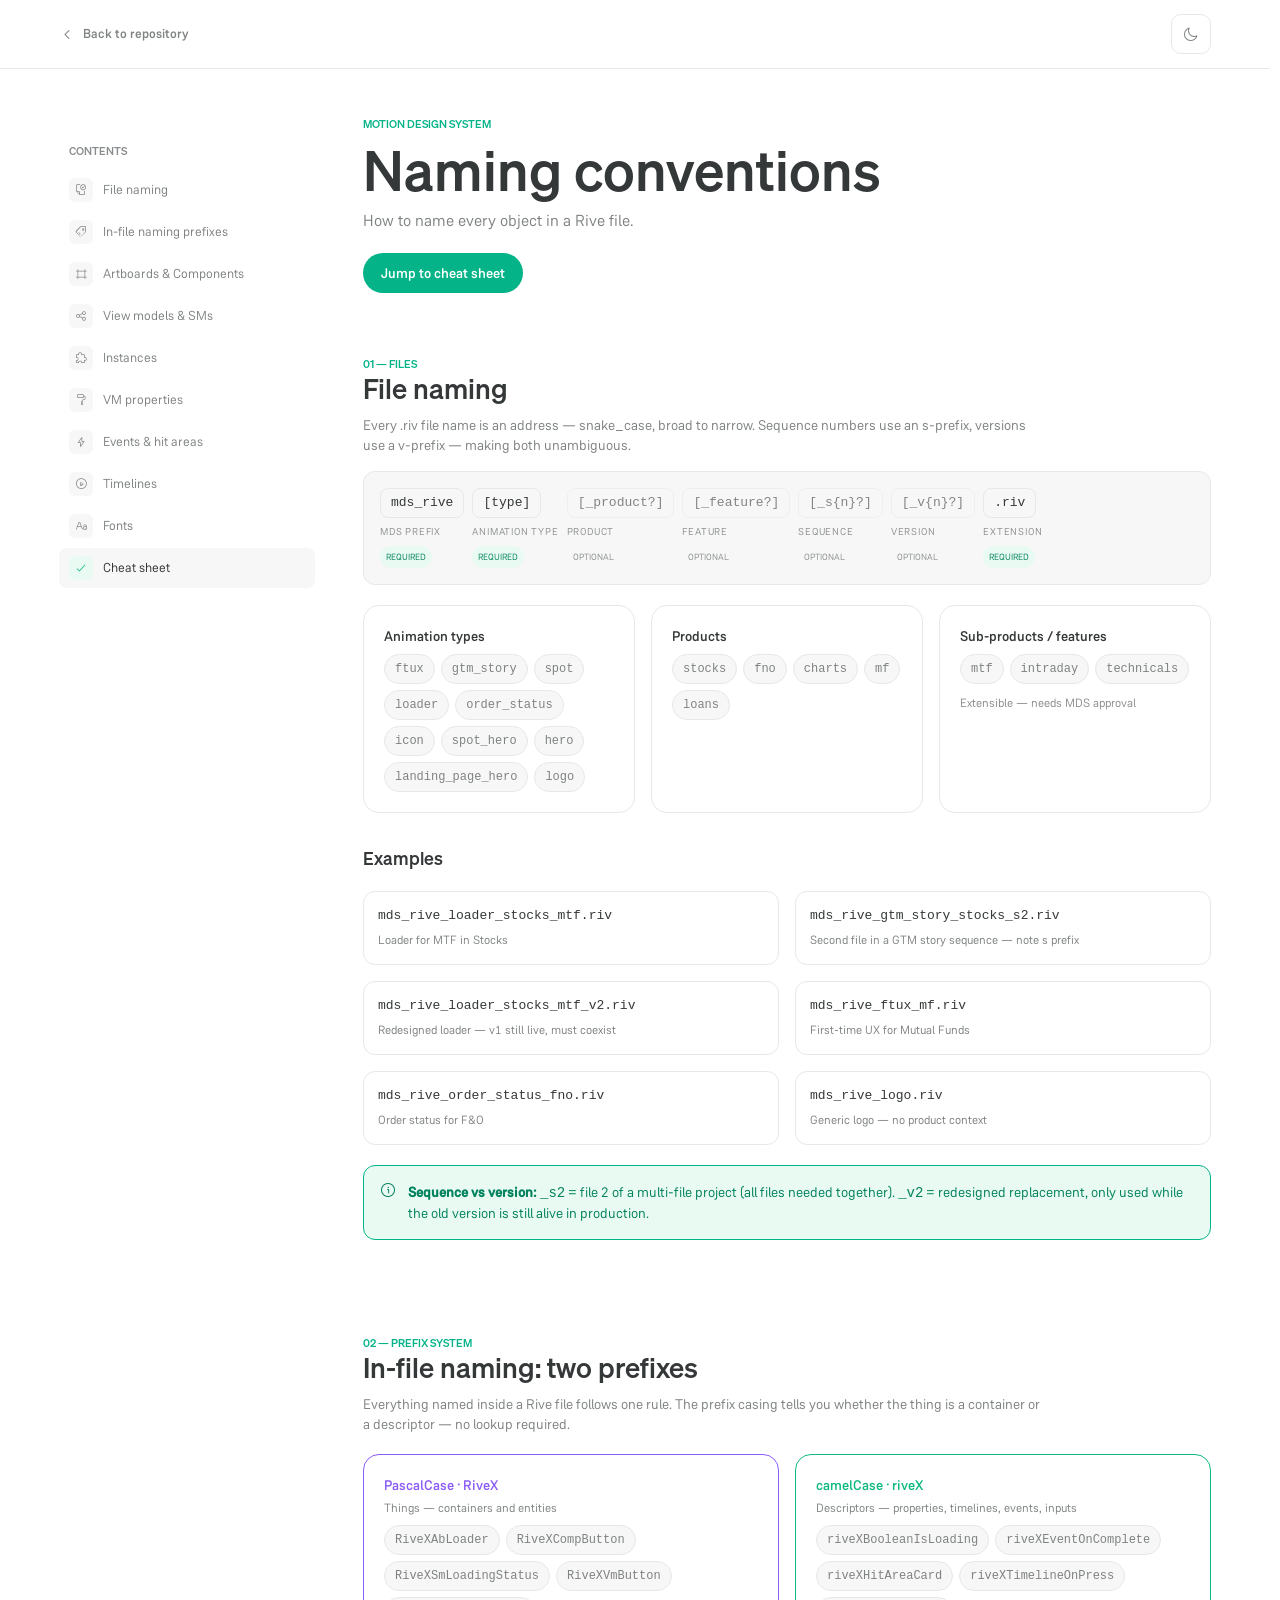
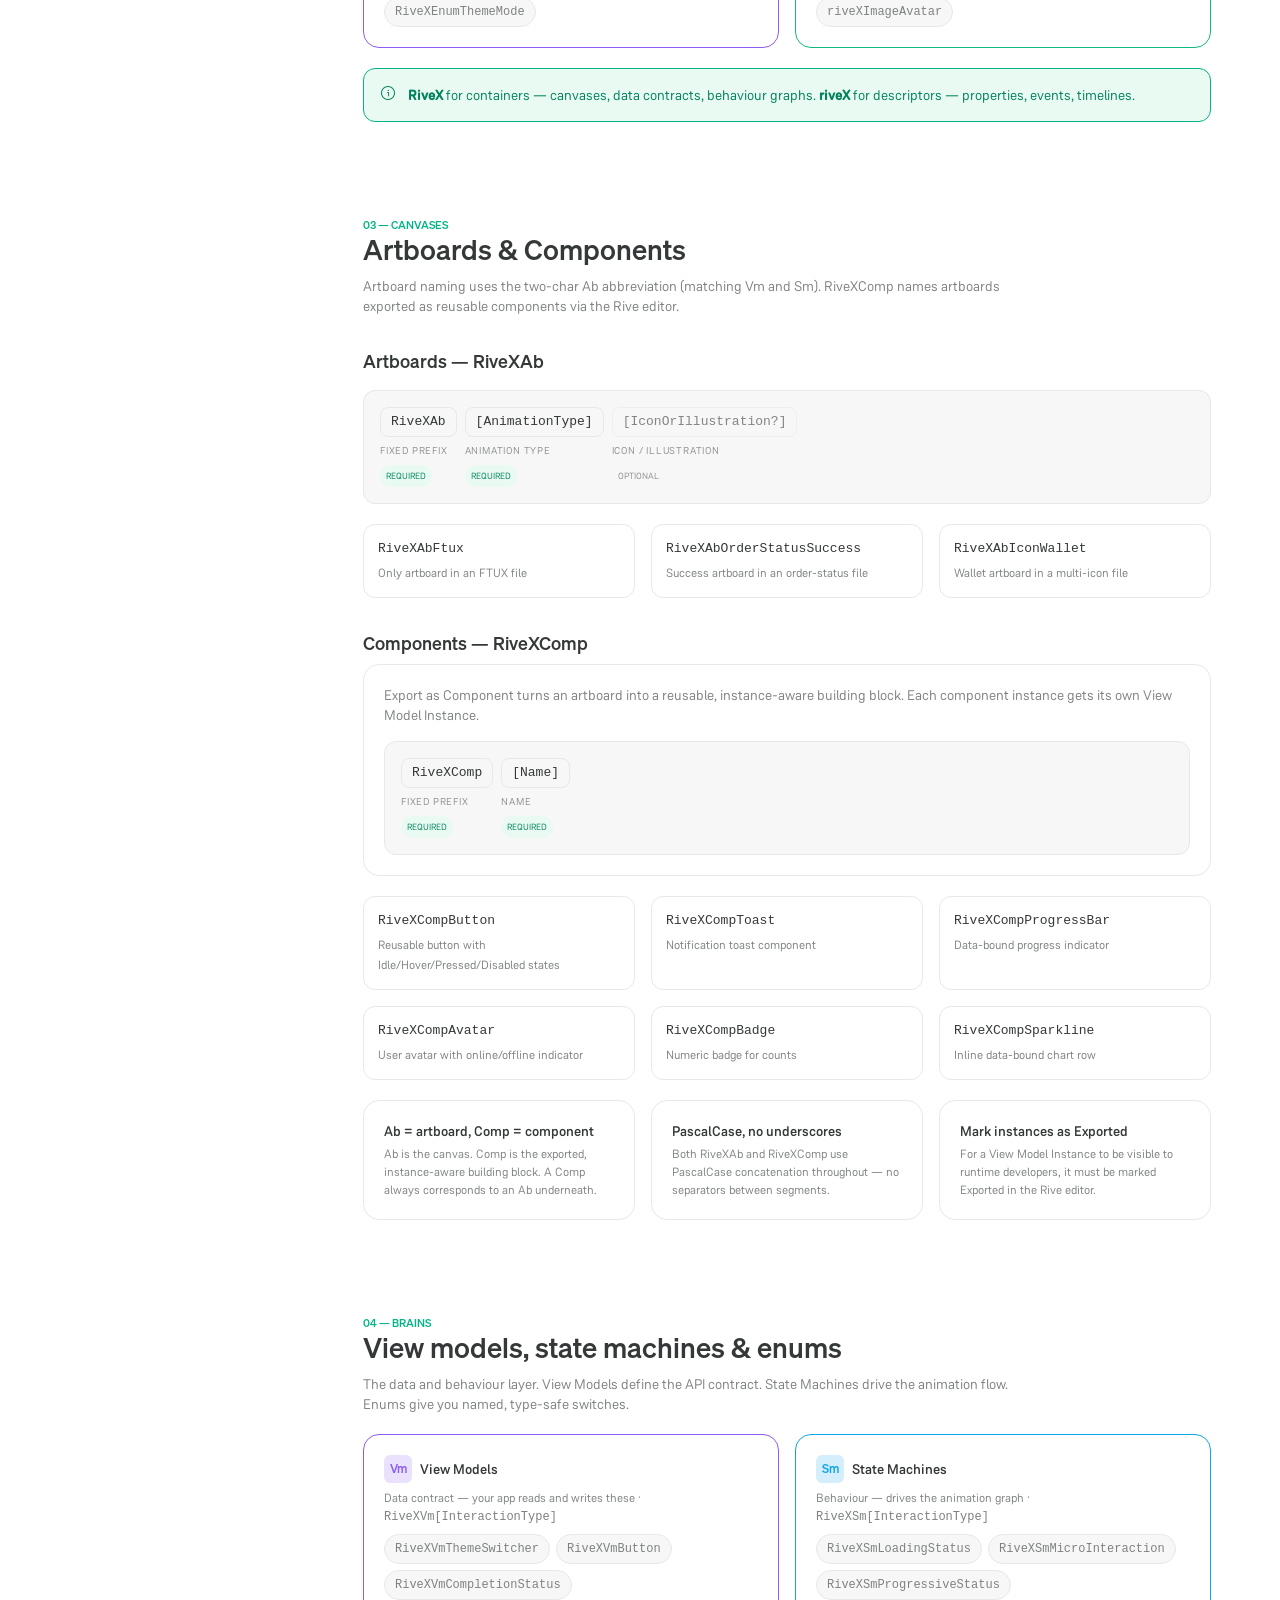
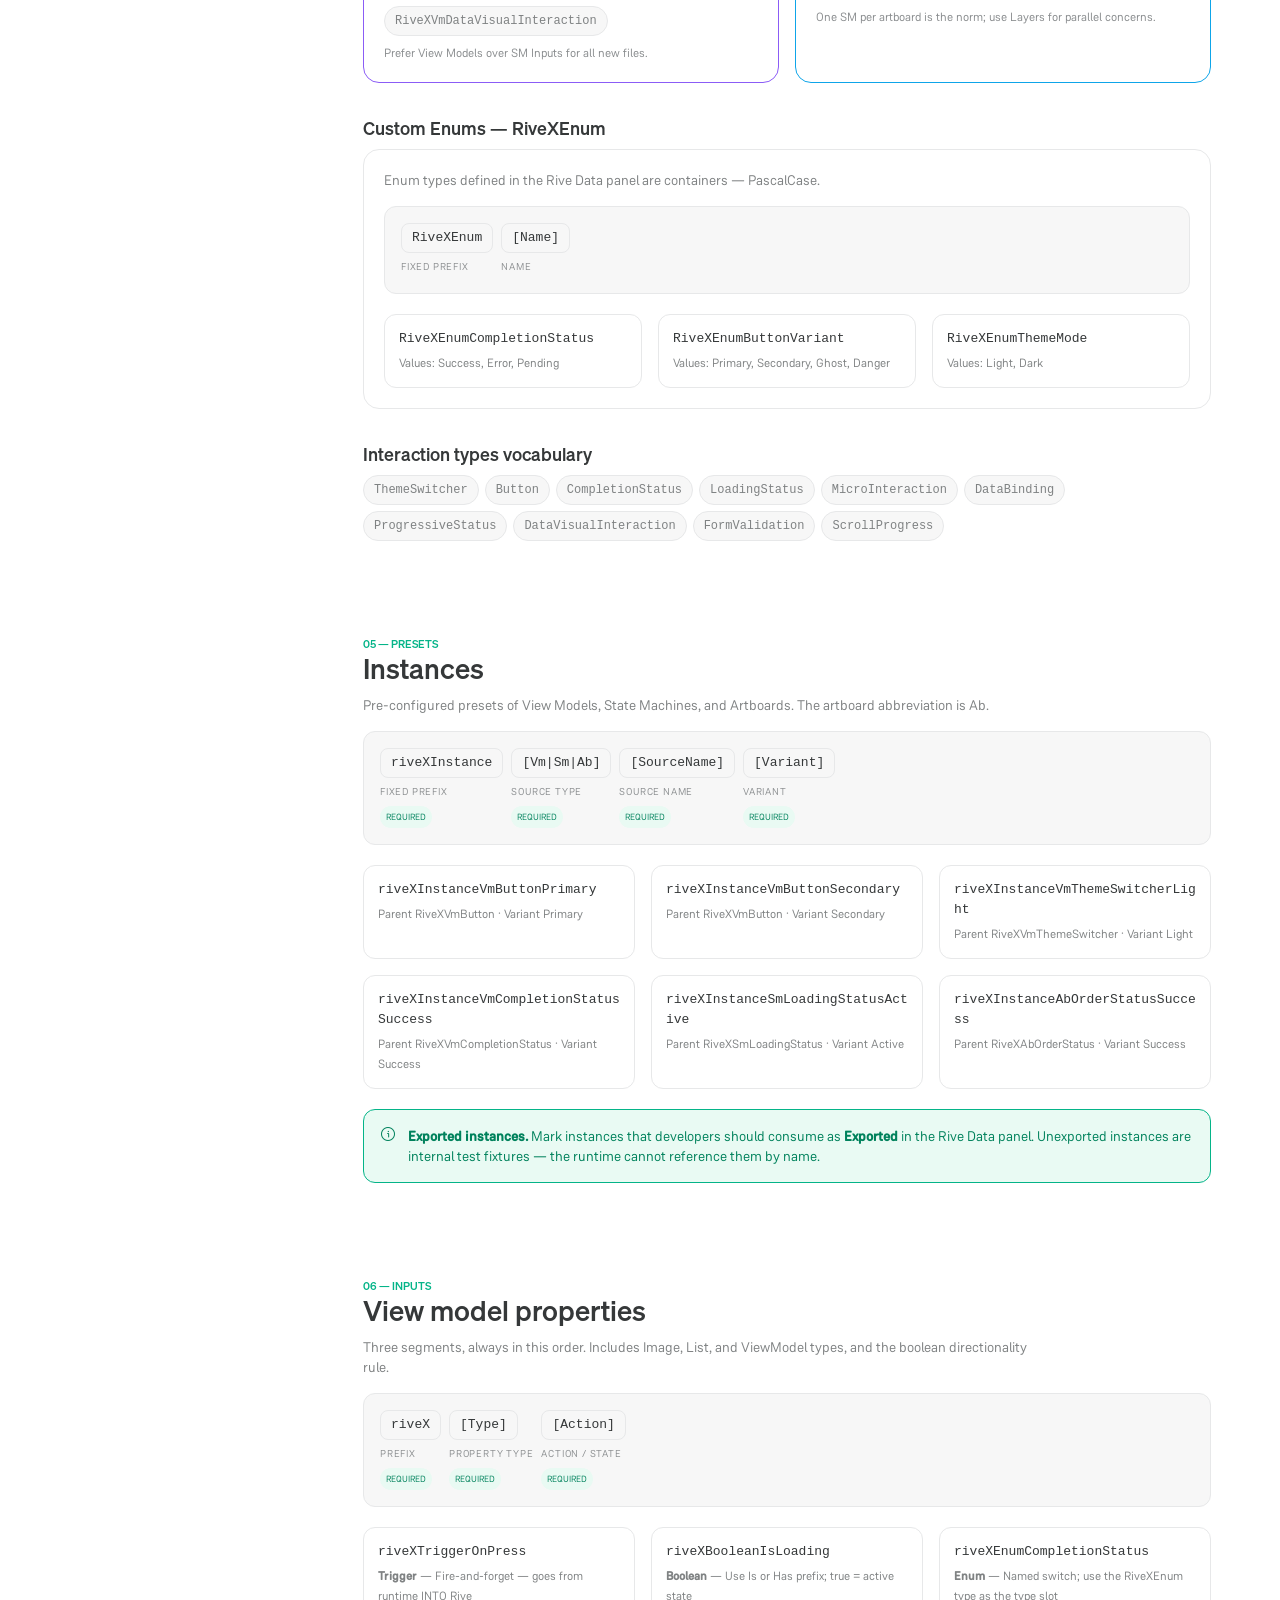
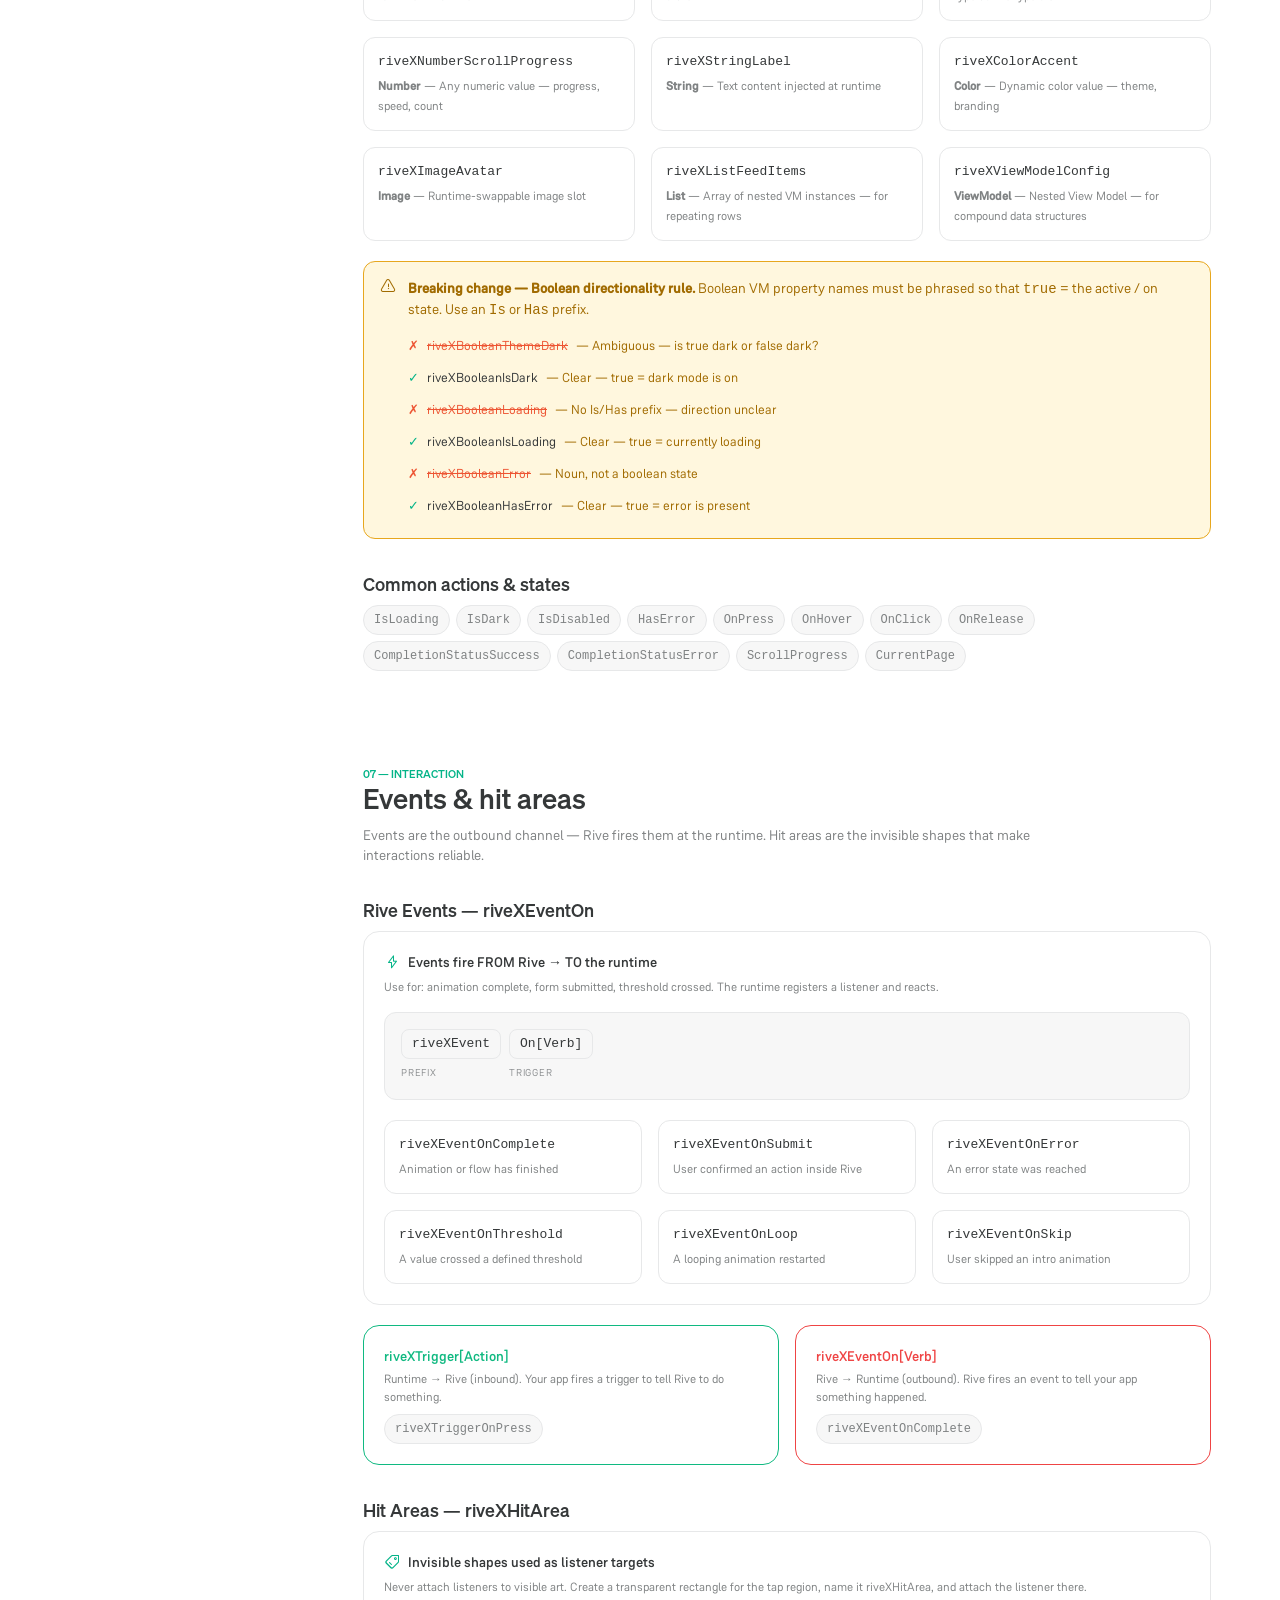
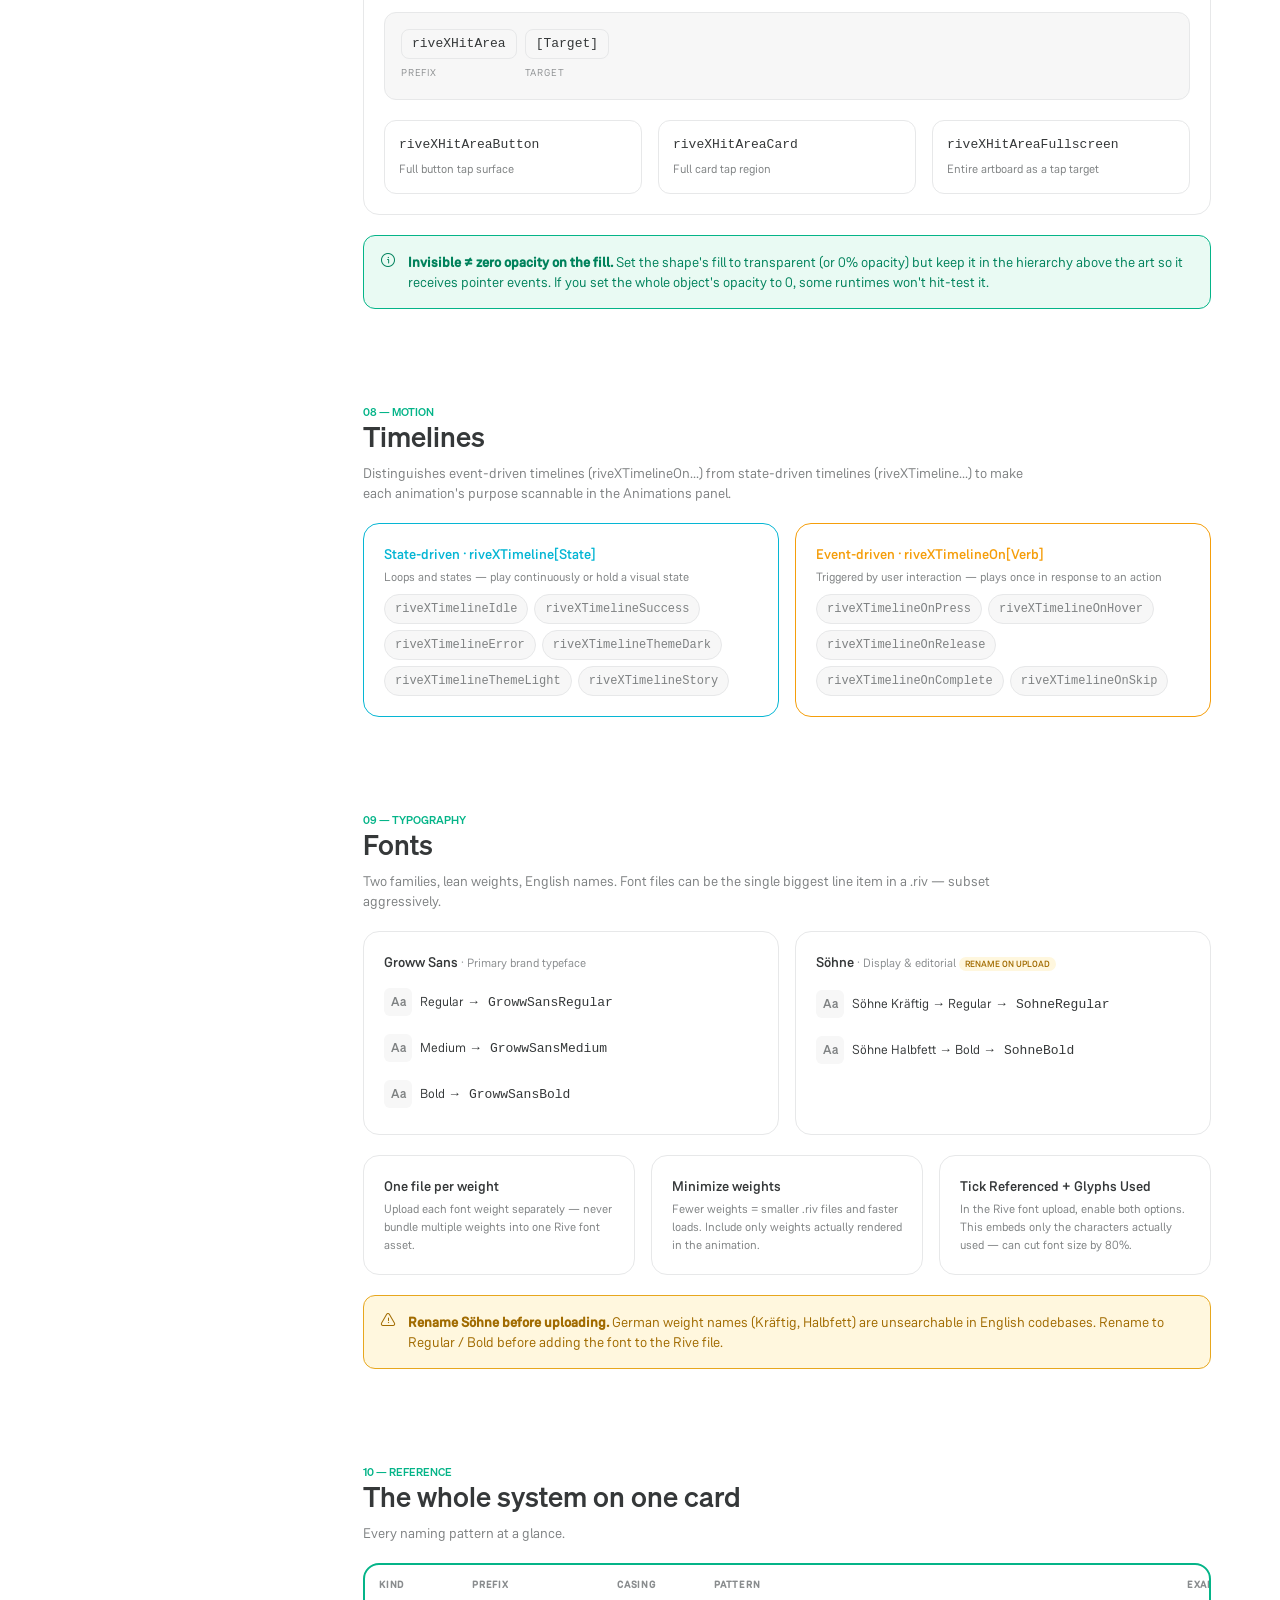
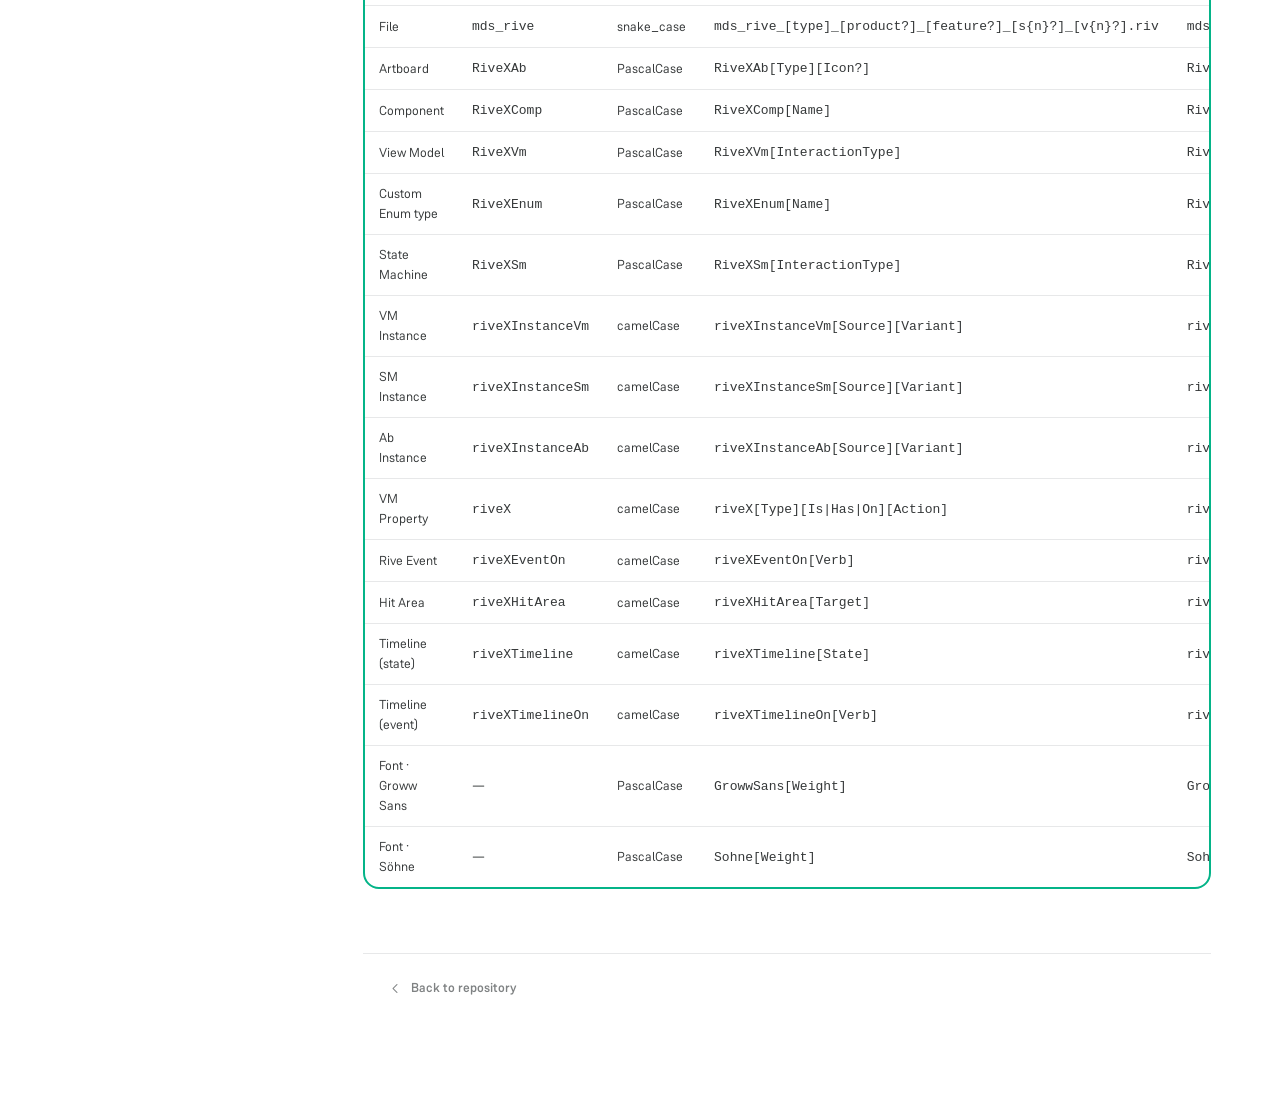
<file: conventions.html>
<!doctype html>
<html lang="en">
<head>
<meta charset="utf-8">
<meta name="viewport" content="width=device-width, initial-scale=1">
<title>Naming conventions · Rive Animations</title>
<link rel="icon" type="image/svg+xml" href="favicon.svg">
<link rel="stylesheet" href="fonts/standard/groww-huge-standard.css">
<style>
  @font-face{font-family:'Sohne';src:url('fonts/mint-ds/Sohne-Kraftig.otf') format('opentype');font-weight:500;font-display:swap;}
  @font-face{font-family:'GrowwSans';src:url('fonts/mint-ds/GrowwSans-Regular.otf') format('opentype');font-weight:400;font-display:swap;}
  @font-face{font-family:'GrowwSans';src:url('fonts/mint-ds/GrowwSans-Medium.otf') format('opentype');font-weight:500;font-display:swap;}
</style>
<link rel="stylesheet" href="styles.css">
<script>(function(){try{var t=localStorage.getItem('rive-theme');if(t==='dark'||(!t&&matchMedia('(prefers-color-scheme: dark)').matches))document.documentElement.classList.add('dark');}catch(e){}})();</script>
<style>
  /* segment colours (raw palette, per original) */
  :root{--violet:#8b5cf6;--amber:#f59e0b;--sky:#0ea5e9;--rose:#f43f5e;--emerald:#10b981;--fuchsia:#d946ef;--orange:#f97316;--cyan:#06b6d4;--indigo:#6366f1;--red:#ef4444;--teal:#14b8a6;--lime:#84cc16;}
  .cv-wrap{min-height:100vh;background:var(--backgroundPrimary);}
  .cv-header{position:sticky;top:0;z-index:30;border-bottom:1px solid var(--borderPrimary);background:color-mix(in srgb,var(--backgroundPrimary) 90%,transparent);backdrop-filter:blur(8px);}
  .cv-header-inner{max-width:1200px;margin:0 auto;display:flex;align-items:center;justify-content:space-between;padding:14px 24px;}
  .cv-back{display:inline-flex;align-items:center;gap:8px;color:var(--contentSecondary);font-weight:500;font-size:13px;}
  .cv-back:hover{color:var(--contentPrimary);}
  .cv-body{max-width:1200px;margin:0 auto;display:flex;gap:48px;padding:0 24px;}
  .cv-toc{display:none;}
  @media(min-width:1024px){.cv-toc{display:block;width:256px;flex-shrink:0;}.cv-toc-sticky{position:sticky;top:96px;padding:48px 0;}}
  .cv-toc ol{list-style:none;display:flex;flex-direction:column;gap:2px;}
  .cv-toc a{display:flex;align-items:center;gap:10px;padding:8px 10px;border-radius:8px;color:var(--contentSecondary);font-size:13px;}
  .cv-toc a:hover{background:var(--backgroundSecondary);color:var(--contentPrimary);}
  .cv-toc a.active{background:var(--backgroundSecondary);color:var(--contentPrimary);}
  .cv-toc-ico{height:24px;width:24px;border-radius:6px;display:grid;place-items:center;background:var(--backgroundSecondary);color:var(--contentTertiary);flex-shrink:0;}
  .cv-toc a.active .cv-toc-ico{background:var(--backgroundAccentSubtle);color:var(--contentAccent);}
  .cv-main{flex:1;min-width:0;padding:48px 0 96px;}
  .cv-section{scroll-margin-top:96px;}
  .cv-section + .cv-section{margin-top:96px;}
  .cv-eyebrow{color:var(--contentAccent);}
  .cv-lead{color:var(--contentSecondary);margin-top:8px;max-width:680px;}
  .cv-pageh{margin-bottom:64px;}
  .cv-jump{margin-top:20px;display:inline-flex;align-items:center;gap:8px;padding:10px 18px;border-radius:999px;background:var(--backgroundAccent);color:var(--contentOnColour);font-weight:500;}
  .cv-card{border:1px solid var(--borderPrimary);border-radius:16px;background:var(--backgroundSurfaceZ1);padding:20px;}
  .cv-card + .cv-card,.cv-grid > .cv-card{margin-top:0;}
  .cv-grid{display:grid;gap:16px;margin-top:20px;}
  .cv-grid > *{min-width:0;}
  .cv-grid-2{grid-template-columns:1fr;}
  @media(min-width:720px){.cv-grid-2{grid-template-columns:1fr 1fr;}}
  .cv-grid-3{grid-template-columns:1fr;}
  @media(min-width:720px){.cv-grid-3{grid-template-columns:repeat(3,1fr);}}
  .cv-sub{margin-top:32px;margin-bottom:8px;color:var(--contentPrimary);}
  .cv-mono{font-family:'GrowwSans',ui-monospace,monospace;font-variant-ligatures:none;}
  .cv-anatomy{display:flex;flex-wrap:wrap;gap:8px;align-items:flex-end;border:1px solid var(--borderPrimary);border-radius:12px;background:var(--backgroundSurfaceZ2);padding:16px;margin-top:16px;}
  .cv-part{display:flex;flex-direction:column;gap:4px;align-items:flex-start;}
  .cv-chip{font-family:ui-monospace,monospace;font-size:13px;padding:4px 10px;border-radius:8px;background:var(--backgroundSecondary);color:var(--contentPrimary);border:1px solid var(--borderPrimary);}
  .cv-chip.opt{opacity:.6;}
  .cv-part-label{font-size:10px;color:var(--contentTertiary);text-transform:uppercase;letter-spacing:.08em;}
  .cv-req{font-size:9px;padding:1px 6px;border-radius:999px;background:var(--backgroundAccentSubtle);color:var(--contentOnAccentSubtle);text-transform:uppercase;}
  .cv-req.optional{background:var(--backgroundSecondary);color:var(--contentTertiary);}
  .cv-ex{display:flex;flex-direction:column;gap:4px;border:1px solid var(--borderPrimary);border-radius:12px;padding:14px;background:var(--backgroundSurfaceZ1);transition:border-color .15s;}
  .cv-ex:hover{border-color:var(--borderAccent);}
  .cv-ex code{font-family:ui-monospace,monospace;font-size:13px;color:var(--contentPrimary);overflow-wrap:anywhere;}
  .cv-ex .meaning{font-size:12px;color:var(--contentSecondary);overflow-wrap:anywhere;}
  .cv-chips{display:flex;flex-wrap:wrap;gap:6px;margin-top:8px;}
  .cv-token{font-family:ui-monospace,monospace;font-size:12px;padding:4px 10px;border-radius:999px;background:var(--backgroundSecondary);color:var(--contentSecondary);border:1px solid var(--borderPrimary);cursor:pointer;}
  .cv-token:hover{background:var(--backgroundTertiary);color:var(--contentPrimary);}
  .cv-callout{display:flex;gap:12px;border-radius:12px;padding:16px;margin-top:20px;border:1px solid var(--borderPrimary);background:var(--backgroundSurfaceZ2);}
  .cv-callout.info{background:var(--backgroundAccentSubtle);border-color:var(--borderAccent);color:var(--contentOnAccentSubtle);}
  .cv-callout.warn{background:var(--backgroundWarningSubtle);border-color:var(--backgroundWarning);color:var(--contentOnWarningSubtle);}
  .cv-callout.green{background:var(--backgroundPositiveSubtle);border-color:var(--borderAccent);color:var(--contentOnPositiveSubtle);}
  .cv-do{display:flex;gap:8px;align-items:baseline;padding:6px 0;font-size:13px;}
  .cv-do .bad{color:var(--contentNegative);text-decoration:line-through;}
  .cv-do .good{color:var(--contentPrimary);}
  .cv-do .x{color:var(--contentNegative);} .cv-do .ok{color:var(--contentAccent);}
  .cv-table-wrap{max-width:100%;min-width:0;overflow-x:auto;border:2px solid var(--borderAccent);border-radius:16px;margin-top:20px;}
  table.cv-table{border-collapse:collapse;min-width:900px;width:100%;font-size:13px;}
  .cv-table th,.cv-table td{text-align:left;padding:10px 14px;border-bottom:1px solid var(--borderPrimary);}
  .cv-table th{color:var(--contentTertiary);text-transform:uppercase;font-size:10px;letter-spacing:.08em;}
  .cv-table td code{font-family:ui-monospace,monospace;color:var(--contentPrimary);}
  .cv-table tr:last-child td{border-bottom:0;}
  .cv-footer{border-top:1px solid var(--borderPrimary);margin-top:64px;padding:24px;}
  .cv-glyph{height:28px;width:28px;border-radius:6px;display:grid;place-items:center;font-family:'Sohne';font-weight:500;font-size:12px;background:var(--backgroundSecondary);color:var(--contentSecondary);}
</style>
</head>
<body>
<div class="cv-wrap">

<header class="cv-header">
  <div class="cv-header-inner">
    <a class="cv-back" href="index.html"><span class="mds-iconview mds-iconview--small"><i class="gh-standard-arrow-left-01"></i></span> Back to repository</a>
    <button id="cv-theme" class="rv-icon-btn" aria-label="Toggle theme" title="Toggle theme"><span class="mds-iconview mds-iconview--small"><i class="gh-standard-moon-02" id="cv-theme-ico"></i></span></button>
  </div>
</header>

<div class="cv-body">
  <aside class="cv-toc"><div class="cv-toc-sticky">
    <div class="heading-eyebrow" style="color:var(--contentTertiary);margin-bottom:12px;padding-left:10px">Contents</div>
    <ol id="cv-toc-list">
      <li><a href="#files"><span class="cv-toc-ico"><span class="mds-iconview mds-iconview--xsmall"><i class="gh-standard-file-validation"></i></span></span>File naming</a></li>
      <li><a href="#prefixes"><span class="cv-toc-ico"><span class="mds-iconview mds-iconview--xsmall"><i class="gh-standard-tag-01"></i></span></span>In-file naming prefixes</a></li>
      <li><a href="#artboards"><span class="cv-toc-ico"><span class="mds-iconview mds-iconview--xsmall"><i class="gh-standard-grid-02"></i></span></span>Artboards &amp; Components</a></li>
      <li><a href="#vm-sm"><span class="cv-toc-ico"><span class="mds-iconview mds-iconview--xsmall"><i class="gh-standard-share-08"></i></span></span>View models &amp; SMs</a></li>
      <li><a href="#instances"><span class="cv-toc-ico"><span class="mds-iconview mds-iconview--xsmall"><i class="gh-standard-puzzle"></i></span></span>Instances</a></li>
      <li><a href="#properties"><span class="cv-toc-ico"><span class="mds-iconview mds-iconview--xsmall"><i class="gh-standard-paint-brush-02"></i></span></span>VM properties</a></li>
      <li><a href="#events-listeners"><span class="cv-toc-ico"><span class="mds-iconview mds-iconview--xsmall"><i class="gh-standard-energy"></i></span></span>Events &amp; hit areas</a></li>
      <li><a href="#timelines"><span class="cv-toc-ico"><span class="mds-iconview mds-iconview--xsmall"><i class="gh-standard-play-circle"></i></span></span>Timelines</a></li>
      <li><a href="#fonts"><span class="cv-toc-ico"><span class="mds-iconview mds-iconview--xsmall"><i class="gh-standard-text-font"></i></span></span>Fonts</a></li>
      <li><a href="#cheat-sheet"><span class="cv-toc-ico"><span class="mds-iconview mds-iconview--xsmall"><i class="gh-standard-tick-02"></i></span></span>Cheat sheet</a></li>
    </ol>
  </div></aside>

  <main class="cv-main">
    <div class="cv-pageh">
      <div class="heading-eyebrow cv-eyebrow">Motion Design System</div>
      <h1 class="display-large" style="margin-top:8px;color:var(--contentPrimary)">Naming conventions</h1>
      <p class="body-large cv-lead">How to name every object in a Rive file.</p>
      <a class="cv-jump" href="#cheat-sheet">Jump to cheat sheet</a>
    </div>

    <!-- 01 FILES -->
    <section class="cv-section" id="files">
      <div class="heading-eyebrow cv-eyebrow">01 — Files</div>
      <h2 class="heading-large" style="color:var(--contentPrimary)">File naming</h2>
      <p class="body-base cv-lead">Every .riv file name is an address — snake_case, broad to narrow. Sequence numbers use an s-prefix, versions use a v-prefix — making both unambiguous.</p>
      <div class="cv-anatomy">
        <div class="cv-part"><span class="cv-chip">mds_rive</span><span class="cv-part-label">MDS prefix</span><span class="cv-req">required</span></div>
        <div class="cv-part"><span class="cv-chip">[type]</span><span class="cv-part-label">Animation type</span><span class="cv-req">required</span></div>
        <div class="cv-part"><span class="cv-chip opt">[_product?]</span><span class="cv-part-label">Product</span><span class="cv-req optional">optional</span></div>
        <div class="cv-part"><span class="cv-chip opt">[_feature?]</span><span class="cv-part-label">Feature</span><span class="cv-req optional">optional</span></div>
        <div class="cv-part"><span class="cv-chip opt">[_s{n}?]</span><span class="cv-part-label">Sequence</span><span class="cv-req optional">optional</span></div>
        <div class="cv-part"><span class="cv-chip opt">[_v{n}?]</span><span class="cv-part-label">Version</span><span class="cv-req optional">optional</span></div>
        <div class="cv-part"><span class="cv-chip">.riv</span><span class="cv-part-label">Extension</span><span class="cv-req">required</span></div>
      </div>
      <div class="cv-grid cv-grid-3">
        <div class="cv-card"><div class="body-base-heavy">Animation types</div><div class="cv-chips">
          <span class="cv-token">ftux</span><span class="cv-token">gtm_story</span><span class="cv-token">spot</span><span class="cv-token">loader</span><span class="cv-token">order_status</span><span class="cv-token">icon</span><span class="cv-token">spot_hero</span><span class="cv-token">hero</span><span class="cv-token">landing_page_hero</span><span class="cv-token">logo</span></div></div>
        <div class="cv-card"><div class="body-base-heavy">Products</div><div class="cv-chips">
          <span class="cv-token">stocks</span><span class="cv-token">fno</span><span class="cv-token">charts</span><span class="cv-token">mf</span><span class="cv-token">loans</span></div></div>
        <div class="cv-card"><div class="body-base-heavy">Sub-products / features</div><div class="cv-chips">
          <span class="cv-token">mtf</span><span class="cv-token">intraday</span><span class="cv-token">technicals</span></div>
          <div class="body-small" style="color:var(--contentTertiary);margin-top:10px">Extensible — needs MDS approval</div></div>
      </div>
      <h3 class="heading-small cv-sub">Examples</h3>
      <div class="cv-grid cv-grid-2">
        <div class="cv-ex"><code>mds_rive_loader_stocks_mtf.riv</code><span class="meaning">Loader for MTF in Stocks</span></div>
        <div class="cv-ex"><code>mds_rive_gtm_story_stocks_s2.riv</code><span class="meaning">Second file in a GTM story sequence — note s prefix</span></div>
        <div class="cv-ex"><code>mds_rive_loader_stocks_mtf_v2.riv</code><span class="meaning">Redesigned loader — v1 still live, must coexist</span></div>
        <div class="cv-ex"><code>mds_rive_ftux_mf.riv</code><span class="meaning">First-time UX for Mutual Funds</span></div>
        <div class="cv-ex"><code>mds_rive_order_status_fno.riv</code><span class="meaning">Order status for F&amp;O</span></div>
        <div class="cv-ex"><code>mds_rive_logo.riv</code><span class="meaning">Generic logo — no product context</span></div>
      </div>
      <div class="cv-callout info"><span class="mds-iconview mds-iconview--small"><i class="gh-standard-information-circle"></i></span><div><b>Sequence vs version:</b> <code>_s2</code> = file 2 of a multi-file project (all files needed together). <code>_v2</code> = redesigned replacement, only used while the old version is still alive in production.</div></div>
    </section>

    <!-- 02 PREFIXES -->
    <section class="cv-section" id="prefixes">
      <div class="heading-eyebrow cv-eyebrow">02 — Prefix system</div>
      <h2 class="heading-large" style="color:var(--contentPrimary)">In-file naming: two prefixes</h2>
      <p class="body-base cv-lead">Everything named inside a Rive file follows one rule. The prefix casing tells you whether the thing is a container or a descriptor — no lookup required.</p>
      <div class="cv-grid cv-grid-2">
        <div class="cv-card" style="border-color:var(--violet)"><div class="body-base-heavy" style="color:var(--violet)">PascalCase · RiveX</div><div class="body-small" style="color:var(--contentSecondary);margin-top:4px">Things — containers and entities</div>
          <div class="cv-chips"><span class="cv-token">RiveXAbLoader</span><span class="cv-token">RiveXCompButton</span><span class="cv-token">RiveXSmLoadingStatus</span><span class="cv-token">RiveXVmButton</span><span class="cv-token">RiveXEnumThemeMode</span></div></div>
        <div class="cv-card" style="border-color:var(--emerald)"><div class="body-base-heavy" style="color:var(--emerald)">camelCase · riveX</div><div class="body-small" style="color:var(--contentSecondary);margin-top:4px">Descriptors — properties, timelines, events, inputs</div>
          <div class="cv-chips"><span class="cv-token">riveXBooleanIsLoading</span><span class="cv-token">riveXEventOnComplete</span><span class="cv-token">riveXHitAreaCard</span><span class="cv-token">riveXTimelineOnPress</span><span class="cv-token">riveXImageAvatar</span></div></div>
      </div>
      <div class="cv-callout green"><span class="mds-iconview mds-iconview--small"><i class="gh-standard-information-circle"></i></span><div><b>RiveX</b> for containers — canvases, data contracts, behaviour graphs. <b>riveX</b> for descriptors — properties, events, timelines.</div></div>
    </section>

    <!-- 03 ARTBOARDS -->
    <section class="cv-section" id="artboards">
      <div class="heading-eyebrow cv-eyebrow">03 — Canvases</div>
      <h2 class="heading-large" style="color:var(--contentPrimary)">Artboards &amp; Components</h2>
      <p class="body-base cv-lead">Artboard naming uses the two-char Ab abbreviation (matching Vm and Sm). RiveXComp names artboards exported as reusable components via the Rive editor.</p>
      <h3 class="heading-small cv-sub">Artboards — RiveXAb</h3>
      <div class="cv-anatomy">
        <div class="cv-part"><span class="cv-chip">RiveXAb</span><span class="cv-part-label">Fixed prefix</span><span class="cv-req">required</span></div>
        <div class="cv-part"><span class="cv-chip">[AnimationType]</span><span class="cv-part-label">Animation type</span><span class="cv-req">required</span></div>
        <div class="cv-part"><span class="cv-chip opt">[IconOrIllustration?]</span><span class="cv-part-label">Icon / illustration</span><span class="cv-req optional">optional</span></div>
      </div>
      <div class="cv-grid cv-grid-3">
        <div class="cv-ex"><code>RiveXAbFtux</code><span class="meaning">Only artboard in an FTUX file</span></div>
        <div class="cv-ex"><code>RiveXAbOrderStatusSuccess</code><span class="meaning">Success artboard in an order-status file</span></div>
        <div class="cv-ex"><code>RiveXAbIconWallet</code><span class="meaning">Wallet artboard in a multi-icon file</span></div>
      </div>
      <h3 class="heading-small cv-sub">Components — RiveXComp</h3>
      <div class="cv-card"><div class="body-base" style="color:var(--contentSecondary)">Export as Component turns an artboard into a reusable, instance-aware building block. Each component instance gets its own View Model Instance.</div>
        <div class="cv-anatomy"><div class="cv-part"><span class="cv-chip">RiveXComp</span><span class="cv-part-label">Fixed prefix</span><span class="cv-req">required</span></div><div class="cv-part"><span class="cv-chip">[Name]</span><span class="cv-part-label">Name</span><span class="cv-req">required</span></div></div></div>
      <div class="cv-grid cv-grid-3">
        <div class="cv-ex"><code>RiveXCompButton</code><span class="meaning">Reusable button with Idle/Hover/Pressed/Disabled states</span></div>
        <div class="cv-ex"><code>RiveXCompToast</code><span class="meaning">Notification toast component</span></div>
        <div class="cv-ex"><code>RiveXCompProgressBar</code><span class="meaning">Data-bound progress indicator</span></div>
        <div class="cv-ex"><code>RiveXCompAvatar</code><span class="meaning">User avatar with online/offline indicator</span></div>
        <div class="cv-ex"><code>RiveXCompBadge</code><span class="meaning">Numeric badge for counts</span></div>
        <div class="cv-ex"><code>RiveXCompSparkline</code><span class="meaning">Inline data-bound chart row</span></div>
      </div>
      <div class="cv-grid cv-grid-3">
        <div class="cv-card"><div class="body-base-heavy">Ab = artboard, Comp = component</div><div class="body-small" style="color:var(--contentSecondary);margin-top:4px">Ab is the canvas. Comp is the exported, instance-aware building block. A Comp always corresponds to an Ab underneath.</div></div>
        <div class="cv-card"><div class="body-base-heavy">PascalCase, no underscores</div><div class="body-small" style="color:var(--contentSecondary);margin-top:4px">Both RiveXAb and RiveXComp use PascalCase concatenation throughout — no separators between segments.</div></div>
        <div class="cv-card"><div class="body-base-heavy">Mark instances as Exported</div><div class="body-small" style="color:var(--contentSecondary);margin-top:4px">For a View Model Instance to be visible to runtime developers, it must be marked Exported in the Rive editor.</div></div>
      </div>
    </section>

    <!-- 04 VM/SM/ENUMS -->
    <section class="cv-section" id="vm-sm">
      <div class="heading-eyebrow cv-eyebrow">04 — Brains</div>
      <h2 class="heading-large" style="color:var(--contentPrimary)">View models, state machines &amp; enums</h2>
      <p class="body-base cv-lead">The data and behaviour layer. View Models define the API contract. State Machines drive the animation flow. Enums give you named, type-safe switches.</p>
      <div class="cv-grid cv-grid-2">
        <div class="cv-card" style="border-color:var(--violet)"><div style="display:flex;align-items:center;gap:8px"><span class="cv-glyph" style="background:color-mix(in srgb,var(--violet) 18%,transparent);color:var(--violet)">Vm</span><div class="body-base-heavy">View Models</div></div>
          <div class="body-small" style="color:var(--contentSecondary);margin-top:6px">Data contract — your app reads and writes these · <code>RiveXVm[InteractionType]</code></div>
          <div class="cv-chips"><span class="cv-token">RiveXVmThemeSwitcher</span><span class="cv-token">RiveXVmButton</span><span class="cv-token">RiveXVmCompletionStatus</span><span class="cv-token">RiveXVmDataVisualInteraction</span></div>
          <div class="body-small" style="color:var(--contentTertiary);margin-top:8px">Prefer View Models over SM Inputs for all new files.</div></div>
        <div class="cv-card" style="border-color:var(--sky)"><div style="display:flex;align-items:center;gap:8px"><span class="cv-glyph" style="background:color-mix(in srgb,var(--sky) 18%,transparent);color:var(--sky)">Sm</span><div class="body-base-heavy">State Machines</div></div>
          <div class="body-small" style="color:var(--contentSecondary);margin-top:6px">Behaviour — drives the animation graph · <code>RiveXSm[InteractionType]</code></div>
          <div class="cv-chips"><span class="cv-token">RiveXSmLoadingStatus</span><span class="cv-token">RiveXSmMicroInteraction</span><span class="cv-token">RiveXSmProgressiveStatus</span></div>
          <div class="body-small" style="color:var(--contentTertiary);margin-top:8px">One SM per artboard is the norm; use Layers for parallel concerns.</div></div>
      </div>
      <h3 class="heading-small cv-sub">Custom Enums — RiveXEnum</h3>
      <div class="cv-card"><div class="body-base" style="color:var(--contentSecondary)">Enum types defined in the Rive Data panel are containers — PascalCase.</div>
        <div class="cv-anatomy"><div class="cv-part"><span class="cv-chip">RiveXEnum</span><span class="cv-part-label">Fixed prefix</span></div><div class="cv-part"><span class="cv-chip">[Name]</span><span class="cv-part-label">Name</span></div></div>
        <div class="cv-grid cv-grid-3">
          <div class="cv-ex"><code>RiveXEnumCompletionStatus</code><span class="meaning">Values: Success, Error, Pending</span></div>
          <div class="cv-ex"><code>RiveXEnumButtonVariant</code><span class="meaning">Values: Primary, Secondary, Ghost, Danger</span></div>
          <div class="cv-ex"><code>RiveXEnumThemeMode</code><span class="meaning">Values: Light, Dark</span></div>
        </div></div>
      <h3 class="heading-small cv-sub">Interaction types vocabulary</h3>
      <div class="cv-chips"><span class="cv-token">ThemeSwitcher</span><span class="cv-token">Button</span><span class="cv-token">CompletionStatus</span><span class="cv-token">LoadingStatus</span><span class="cv-token">MicroInteraction</span><span class="cv-token">DataBinding</span><span class="cv-token">ProgressiveStatus</span><span class="cv-token">DataVisualInteraction</span><span class="cv-token">FormValidation</span><span class="cv-token">ScrollProgress</span></div>
    </section>

    <!-- 05 INSTANCES -->
    <section class="cv-section" id="instances">
      <div class="heading-eyebrow cv-eyebrow">05 — Presets</div>
      <h2 class="heading-large" style="color:var(--contentPrimary)">Instances</h2>
      <p class="body-base cv-lead">Pre-configured presets of View Models, State Machines, and Artboards. The artboard abbreviation is Ab.</p>
      <div class="cv-anatomy">
        <div class="cv-part"><span class="cv-chip">riveXInstance</span><span class="cv-part-label">Fixed prefix</span><span class="cv-req">required</span></div>
        <div class="cv-part"><span class="cv-chip">[Vm|Sm|Ab]</span><span class="cv-part-label">Source type</span><span class="cv-req">required</span></div>
        <div class="cv-part"><span class="cv-chip">[SourceName]</span><span class="cv-part-label">Source name</span><span class="cv-req">required</span></div>
        <div class="cv-part"><span class="cv-chip">[Variant]</span><span class="cv-part-label">Variant</span><span class="cv-req">required</span></div>
      </div>
      <div class="cv-grid cv-grid-3">
        <div class="cv-ex"><code>riveXInstanceVmButtonPrimary</code><span class="meaning">Parent RiveXVmButton · Variant Primary</span></div>
        <div class="cv-ex"><code>riveXInstanceVmButtonSecondary</code><span class="meaning">Parent RiveXVmButton · Variant Secondary</span></div>
        <div class="cv-ex"><code>riveXInstanceVmThemeSwitcherLight</code><span class="meaning">Parent RiveXVmThemeSwitcher · Variant Light</span></div>
        <div class="cv-ex"><code>riveXInstanceVmCompletionStatusSuccess</code><span class="meaning">Parent RiveXVmCompletionStatus · Variant Success</span></div>
        <div class="cv-ex"><code>riveXInstanceSmLoadingStatusActive</code><span class="meaning">Parent RiveXSmLoadingStatus · Variant Active</span></div>
        <div class="cv-ex"><code>riveXInstanceAbOrderStatusSuccess</code><span class="meaning">Parent RiveXAbOrderStatus · Variant Success</span></div>
      </div>
      <div class="cv-callout info"><span class="mds-iconview mds-iconview--small"><i class="gh-standard-information-circle"></i></span><div><b>Exported instances.</b> Mark instances that developers should consume as <b>Exported</b> in the Rive Data panel. Unexported instances are internal test fixtures — the runtime cannot reference them by name.</div></div>
    </section>

    <!-- 06 PROPERTIES -->
    <section class="cv-section" id="properties">
      <div class="heading-eyebrow cv-eyebrow">06 — Inputs</div>
      <h2 class="heading-large" style="color:var(--contentPrimary)">View model properties</h2>
      <p class="body-base cv-lead">Three segments, always in this order. Includes Image, List, and ViewModel types, and the boolean directionality rule.</p>
      <div class="cv-anatomy">
        <div class="cv-part"><span class="cv-chip">riveX</span><span class="cv-part-label">Prefix</span><span class="cv-req">required</span></div>
        <div class="cv-part"><span class="cv-chip">[Type]</span><span class="cv-part-label">Property type</span><span class="cv-req">required</span></div>
        <div class="cv-part"><span class="cv-chip">[Action]</span><span class="cv-part-label">Action / state</span><span class="cv-req">required</span></div>
      </div>
      <div class="cv-grid cv-grid-3">
        <div class="cv-ex"><code>riveXTriggerOnPress</code><span class="meaning"><b>Trigger</b> — Fire-and-forget — goes from runtime INTO Rive</span></div>
        <div class="cv-ex"><code>riveXBooleanIsLoading</code><span class="meaning"><b>Boolean</b> — Use Is or Has prefix; true = active state</span></div>
        <div class="cv-ex"><code>riveXEnumCompletionStatus</code><span class="meaning"><b>Enum</b> — Named switch; use the RiveXEnum type as the type slot</span></div>
        <div class="cv-ex"><code>riveXNumberScrollProgress</code><span class="meaning"><b>Number</b> — Any numeric value — progress, speed, count</span></div>
        <div class="cv-ex"><code>riveXStringLabel</code><span class="meaning"><b>String</b> — Text content injected at runtime</span></div>
        <div class="cv-ex"><code>riveXColorAccent</code><span class="meaning"><b>Color</b> — Dynamic color value — theme, branding</span></div>
        <div class="cv-ex"><code>riveXImageAvatar</code><span class="meaning"><b>Image</b> — Runtime-swappable image slot</span></div>
        <div class="cv-ex"><code>riveXListFeedItems</code><span class="meaning"><b>List</b> — Array of nested VM instances — for repeating rows</span></div>
        <div class="cv-ex"><code>riveXViewModelConfig</code><span class="meaning"><b>ViewModel</b> — Nested View Model — for compound data structures</span></div>
      </div>
      <div class="cv-callout warn"><span class="mds-iconview mds-iconview--small"><i class="gh-standard-alert-02"></i></span><div>
        <b>Breaking change — Boolean directionality rule.</b> Boolean VM property names must be phrased so that <code>true</code> = the active / on state. Use an <code>Is</code> or <code>Has</code> prefix.
        <div style="margin-top:10px">
          <div class="cv-do"><span class="x">✗</span><span class="bad">riveXBooleanThemeDark</span> — Ambiguous — is true dark or false dark?</div>
          <div class="cv-do"><span class="ok">✓</span><span class="good">riveXBooleanIsDark</span> — Clear — true = dark mode is on</div>
          <div class="cv-do"><span class="x">✗</span><span class="bad">riveXBooleanLoading</span> — No Is/Has prefix — direction unclear</div>
          <div class="cv-do"><span class="ok">✓</span><span class="good">riveXBooleanIsLoading</span> — Clear — true = currently loading</div>
          <div class="cv-do"><span class="x">✗</span><span class="bad">riveXBooleanError</span> — Noun, not a boolean state</div>
          <div class="cv-do"><span class="ok">✓</span><span class="good">riveXBooleanHasError</span> — Clear — true = error is present</div>
        </div></div></div>
      <h3 class="heading-small cv-sub">Common actions &amp; states</h3>
      <div class="cv-chips"><span class="cv-token">IsLoading</span><span class="cv-token">IsDark</span><span class="cv-token">IsDisabled</span><span class="cv-token">HasError</span><span class="cv-token">OnPress</span><span class="cv-token">OnHover</span><span class="cv-token">OnClick</span><span class="cv-token">OnRelease</span><span class="cv-token">CompletionStatusSuccess</span><span class="cv-token">CompletionStatusError</span><span class="cv-token">ScrollProgress</span><span class="cv-token">CurrentPage</span></div>
    </section>

    <!-- 07 EVENTS -->
    <section class="cv-section" id="events-listeners">
      <div class="heading-eyebrow cv-eyebrow">07 — Interaction</div>
      <h2 class="heading-large" style="color:var(--contentPrimary)">Events &amp; hit areas</h2>
      <p class="body-base cv-lead">Events are the outbound channel — Rive fires them at the runtime. Hit areas are the invisible shapes that make interactions reliable.</p>
      <h3 class="heading-small cv-sub">Rive Events — riveXEventOn</h3>
      <div class="cv-card"><div style="display:flex;align-items:center;gap:8px"><span class="mds-iconview mds-iconview--small rv-accent"><i class="gh-standard-energy"></i></span><div class="body-base-heavy">Events fire FROM Rive → TO the runtime</div></div>
        <div class="body-small" style="color:var(--contentSecondary);margin-top:6px">Use for: animation complete, form submitted, threshold crossed. The runtime registers a listener and reacts.</div>
        <div class="cv-anatomy"><div class="cv-part"><span class="cv-chip">riveXEvent</span><span class="cv-part-label">Prefix</span></div><div class="cv-part"><span class="cv-chip">On[Verb]</span><span class="cv-part-label">Trigger</span></div></div>
        <div class="cv-grid cv-grid-3">
          <div class="cv-ex"><code>riveXEventOnComplete</code><span class="meaning">Animation or flow has finished</span></div>
          <div class="cv-ex"><code>riveXEventOnSubmit</code><span class="meaning">User confirmed an action inside Rive</span></div>
          <div class="cv-ex"><code>riveXEventOnError</code><span class="meaning">An error state was reached</span></div>
          <div class="cv-ex"><code>riveXEventOnThreshold</code><span class="meaning">A value crossed a defined threshold</span></div>
          <div class="cv-ex"><code>riveXEventOnLoop</code><span class="meaning">A looping animation restarted</span></div>
          <div class="cv-ex"><code>riveXEventOnSkip</code><span class="meaning">User skipped an intro animation</span></div>
        </div></div>
      <div class="cv-grid cv-grid-2">
        <div class="cv-card" style="border-color:var(--emerald)"><div class="body-base-heavy" style="color:var(--emerald)">riveXTrigger[Action]</div><div class="body-small" style="color:var(--contentSecondary);margin-top:4px">Runtime → Rive (inbound). Your app fires a trigger to tell Rive to do something.</div><div class="cv-chips"><span class="cv-token">riveXTriggerOnPress</span></div></div>
        <div class="cv-card" style="border-color:var(--red)"><div class="body-base-heavy" style="color:var(--red)">riveXEventOn[Verb]</div><div class="body-small" style="color:var(--contentSecondary);margin-top:4px">Rive → Runtime (outbound). Rive fires an event to tell your app something happened.</div><div class="cv-chips"><span class="cv-token">riveXEventOnComplete</span></div></div>
      </div>
      <h3 class="heading-small cv-sub">Hit Areas — riveXHitArea</h3>
      <div class="cv-card"><div style="display:flex;align-items:center;gap:8px"><span class="mds-iconview mds-iconview--small rv-accent"><i class="gh-standard-tag-01"></i></span><div class="body-base-heavy">Invisible shapes used as listener targets</div></div>
        <div class="body-small" style="color:var(--contentSecondary);margin-top:6px">Never attach listeners to visible art. Create a transparent rectangle for the tap region, name it riveXHitArea, and attach the listener there.</div>
        <div class="cv-anatomy"><div class="cv-part"><span class="cv-chip">riveXHitArea</span><span class="cv-part-label">Prefix</span></div><div class="cv-part"><span class="cv-chip">[Target]</span><span class="cv-part-label">Target</span></div></div>
        <div class="cv-grid cv-grid-3">
          <div class="cv-ex"><code>riveXHitAreaButton</code><span class="meaning">Full button tap surface</span></div>
          <div class="cv-ex"><code>riveXHitAreaCard</code><span class="meaning">Full card tap region</span></div>
          <div class="cv-ex"><code>riveXHitAreaFullscreen</code><span class="meaning">Entire artboard as a tap target</span></div>
        </div></div>
      <div class="cv-callout info"><span class="mds-iconview mds-iconview--small"><i class="gh-standard-information-circle"></i></span><div><b>Invisible ≠ zero opacity on the fill.</b> Set the shape's fill to transparent (or 0% opacity) but keep it in the hierarchy above the art so it receives pointer events. If you set the whole object's opacity to 0, some runtimes won't hit-test it.</div></div>
    </section>

    <!-- 08 TIMELINES -->
    <section class="cv-section" id="timelines">
      <div class="heading-eyebrow cv-eyebrow">08 — Motion</div>
      <h2 class="heading-large" style="color:var(--contentPrimary)">Timelines</h2>
      <p class="body-base cv-lead">Distinguishes event-driven timelines (riveXTimelineOn…) from state-driven timelines (riveXTimeline…) to make each animation's purpose scannable in the Animations panel.</p>
      <div class="cv-grid cv-grid-2">
        <div class="cv-card" style="border-color:var(--cyan)"><div class="body-base-heavy" style="color:var(--cyan)">State-driven · riveXTimeline[State]</div><div class="body-small" style="color:var(--contentSecondary);margin-top:4px">Loops and states — play continuously or hold a visual state</div>
          <div class="cv-chips"><span class="cv-token">riveXTimelineIdle</span><span class="cv-token">riveXTimelineSuccess</span><span class="cv-token">riveXTimelineError</span><span class="cv-token">riveXTimelineThemeDark</span><span class="cv-token">riveXTimelineThemeLight</span><span class="cv-token">riveXTimelineStory</span></div></div>
        <div class="cv-card" style="border-color:var(--amber)"><div class="body-base-heavy" style="color:var(--amber)">Event-driven · riveXTimelineOn[Verb]</div><div class="body-small" style="color:var(--contentSecondary);margin-top:4px">Triggered by user interaction — plays once in response to an action</div>
          <div class="cv-chips"><span class="cv-token">riveXTimelineOnPress</span><span class="cv-token">riveXTimelineOnHover</span><span class="cv-token">riveXTimelineOnRelease</span><span class="cv-token">riveXTimelineOnComplete</span><span class="cv-token">riveXTimelineOnSkip</span></div></div>
      </div>
    </section>

    <!-- 09 FONTS -->
    <section class="cv-section" id="fonts">
      <div class="heading-eyebrow cv-eyebrow">09 — Typography</div>
      <h2 class="heading-large" style="color:var(--contentPrimary)">Fonts</h2>
      <p class="body-base cv-lead">Two families, lean weights, English names. Font files can be the single biggest line item in a .riv — subset aggressively.</p>
      <div class="cv-grid cv-grid-2">
        <div class="cv-card"><div class="body-base-heavy">Groww Sans <span class="body-small" style="color:var(--contentTertiary)">· Primary brand typeface</span></div>
          <div style="margin-top:10px;display:flex;flex-direction:column;gap:6px">
            <div class="cv-do"><span class="cv-glyph">Aa</span> Regular → <code>GrowwSansRegular</code></div>
            <div class="cv-do"><span class="cv-glyph">Aa</span> Medium → <code>GrowwSansMedium</code></div>
            <div class="cv-do"><span class="cv-glyph">Aa</span> Bold → <code>GrowwSansBold</code></div>
          </div></div>
        <div class="cv-card"><div class="body-base-heavy">Söhne <span class="body-small" style="color:var(--contentTertiary)">· Display &amp; editorial</span> <span class="cv-req optional" style="background:var(--backgroundWarningSubtle);color:var(--contentOnWarningSubtle)">Rename on upload</span></div>
          <div style="margin-top:10px;display:flex;flex-direction:column;gap:6px">
            <div class="cv-do"><span class="cv-glyph">Aa</span> Söhne Kräftig → Regular → <code>SohneRegular</code></div>
            <div class="cv-do"><span class="cv-glyph">Aa</span> Söhne Halbfett → Bold → <code>SohneBold</code></div>
          </div></div>
      </div>
      <div class="cv-grid cv-grid-3">
        <div class="cv-card"><div class="body-base-heavy">One file per weight</div><div class="body-small" style="color:var(--contentSecondary);margin-top:4px">Upload each font weight separately — never bundle multiple weights into one Rive font asset.</div></div>
        <div class="cv-card"><div class="body-base-heavy">Minimize weights</div><div class="body-small" style="color:var(--contentSecondary);margin-top:4px">Fewer weights = smaller .riv files and faster loads. Include only weights actually rendered in the animation.</div></div>
        <div class="cv-card"><div class="body-base-heavy">Tick Referenced + Glyphs Used</div><div class="body-small" style="color:var(--contentSecondary);margin-top:4px">In the Rive font upload, enable both options. This embeds only the characters actually used — can cut font size by 80%.</div></div>
      </div>
      <div class="cv-callout warn"><span class="mds-iconview mds-iconview--small"><i class="gh-standard-alert-02"></i></span><div><b>Rename Söhne before uploading.</b> German weight names (Kräftig, Halbfett) are unsearchable in English codebases. Rename to Regular / Bold before adding the font to the Rive file.</div></div>
    </section>

    <!-- 10 CHEAT SHEET -->
    <section class="cv-section" id="cheat-sheet">
      <div class="heading-eyebrow cv-eyebrow">10 — Reference</div>
      <h2 class="heading-large" style="color:var(--contentPrimary)">The whole system on one card</h2>
      <p class="body-base cv-lead">Every naming pattern at a glance.</p>
      <div class="cv-table-wrap"><table class="cv-table">
        <thead><tr><th>Kind</th><th>Prefix</th><th>Casing</th><th>Pattern</th><th>Example</th></tr></thead>
        <tbody>
          <tr><td>File</td><td><code>mds_rive</code></td><td>snake_case</td><td><code>mds_rive_[type]_[product?]_[feature?]_[s{n}?]_[v{n}?].riv</code></td><td><code>mds_rive_loader_stocks_mtf.riv</code></td></tr>
          <tr><td>Artboard</td><td><code>RiveXAb</code></td><td>PascalCase</td><td><code>RiveXAb[Type][Icon?]</code></td><td><code>RiveXAbOrderStatusSuccess</code></td></tr>
          <tr><td>Component</td><td><code>RiveXComp</code></td><td>PascalCase</td><td><code>RiveXComp[Name]</code></td><td><code>RiveXCompButton</code></td></tr>
          <tr><td>View Model</td><td><code>RiveXVm</code></td><td>PascalCase</td><td><code>RiveXVm[InteractionType]</code></td><td><code>RiveXVmCompletionStatus</code></td></tr>
          <tr><td>Custom Enum type</td><td><code>RiveXEnum</code></td><td>PascalCase</td><td><code>RiveXEnum[Name]</code></td><td><code>RiveXEnumButtonVariant</code></td></tr>
          <tr><td>State Machine</td><td><code>RiveXSm</code></td><td>PascalCase</td><td><code>RiveXSm[InteractionType]</code></td><td><code>RiveXSmLoadingStatus</code></td></tr>
          <tr><td>VM Instance</td><td><code>riveXInstanceVm</code></td><td>camelCase</td><td><code>riveXInstanceVm[Source][Variant]</code></td><td><code>riveXInstanceVmButtonPrimary</code></td></tr>
          <tr><td>SM Instance</td><td><code>riveXInstanceSm</code></td><td>camelCase</td><td><code>riveXInstanceSm[Source][Variant]</code></td><td><code>riveXInstanceSmLoadingStatusActive</code></td></tr>
          <tr><td>Ab Instance</td><td><code>riveXInstanceAb</code></td><td>camelCase</td><td><code>riveXInstanceAb[Source][Variant]</code></td><td><code>riveXInstanceAbOrderStatusSuccess</code></td></tr>
          <tr><td>VM Property</td><td><code>riveX</code></td><td>camelCase</td><td><code>riveX[Type][Is|Has|On][Action]</code></td><td><code>riveXBooleanIsLoading</code></td></tr>
          <tr><td>Rive Event</td><td><code>riveXEventOn</code></td><td>camelCase</td><td><code>riveXEventOn[Verb]</code></td><td><code>riveXEventOnComplete</code></td></tr>
          <tr><td>Hit Area</td><td><code>riveXHitArea</code></td><td>camelCase</td><td><code>riveXHitArea[Target]</code></td><td><code>riveXHitAreaButton</code></td></tr>
          <tr><td>Timeline (state)</td><td><code>riveXTimeline</code></td><td>camelCase</td><td><code>riveXTimeline[State]</code></td><td><code>riveXTimelineIdle</code></td></tr>
          <tr><td>Timeline (event)</td><td><code>riveXTimelineOn</code></td><td>camelCase</td><td><code>riveXTimelineOn[Verb]</code></td><td><code>riveXTimelineOnPress</code></td></tr>
          <tr><td>Font · Groww Sans</td><td>—</td><td>PascalCase</td><td><code>GrowwSans[Weight]</code></td><td><code>GrowwSansBold</code></td></tr>
          <tr><td>Font · Söhne</td><td>—</td><td>PascalCase</td><td><code>Sohne[Weight]</code></td><td><code>SohneRegular</code></td></tr>
        </tbody>
      </table></div>
    </section>

    <div class="cv-footer"><a class="cv-back" href="index.html"><span class="mds-iconview mds-iconview--small"><i class="gh-standard-arrow-left-01"></i></span> Back to repository</a></div>
  </main>
</div>
</div>

<div id="rv-toast" class="rv-toast hidden" role="status"></div>

<script>
  // theme toggle
  const themeIco = document.getElementById('cv-theme-ico');
  function syncThemeIco(){ themeIco.className = 'gh-standard-' + (document.documentElement.classList.contains('dark') ? 'sun-01' : 'moon-02'); }
  syncThemeIco();
  document.getElementById('cv-theme').onclick = () => {
    const dark = document.documentElement.classList.toggle('dark');
    try { localStorage.setItem('rive-theme', dark ? 'dark' : 'light'); } catch(e){}
    syncThemeIco();
  };
  // scroll-spy
  const ids = ['files','prefixes','artboards','vm-sm','instances','properties','events-listeners','timelines','fonts','cheat-sheet'];
  const links = new Map(ids.map(id => [id, document.querySelector(`.cv-toc a[href="#${id}"]`)]));
  let activeId = 'files';
  const io = new IntersectionObserver((entries) => {
    const vis = entries.filter(e => e.isIntersecting).sort((a,b)=>b.intersectionRatio-a.intersectionRatio);
    if (vis[0]) { const id = vis[0].target.id; if (id !== activeId) { links.get(activeId)?.classList.remove('active'); links.get(id)?.classList.add('active'); activeId = id; } }
  }, { rootMargin: '-20% 0px -55% 0px', threshold: [0.1,0.4,0.7] });
  ids.forEach(id => { const s = document.getElementById(id); if (s) io.observe(s); });
  links.get('files')?.classList.add('active');
  // copy-to-clipboard on mono tokens / examples
  let tt;
  function toast(msg){ const t=document.getElementById('rv-toast'); t.textContent=msg; t.className='rv-toast'; requestAnimationFrame(()=>t.classList.add('show')); clearTimeout(tt); tt=setTimeout(()=>{t.classList.remove('show');setTimeout(()=>t.classList.add('hidden'),250);},1500); t.classList.remove('hidden'); }
  document.querySelectorAll('.cv-token, .cv-ex code, .cv-table td code').forEach(elm => {
    elm.style.cursor = 'copy';
    elm.addEventListener('click', async () => { try { await navigator.clipboard.writeText(elm.textContent.trim()); toast('Copied'); } catch(e){} });
  });
</script>
</body>
</html>
</file>
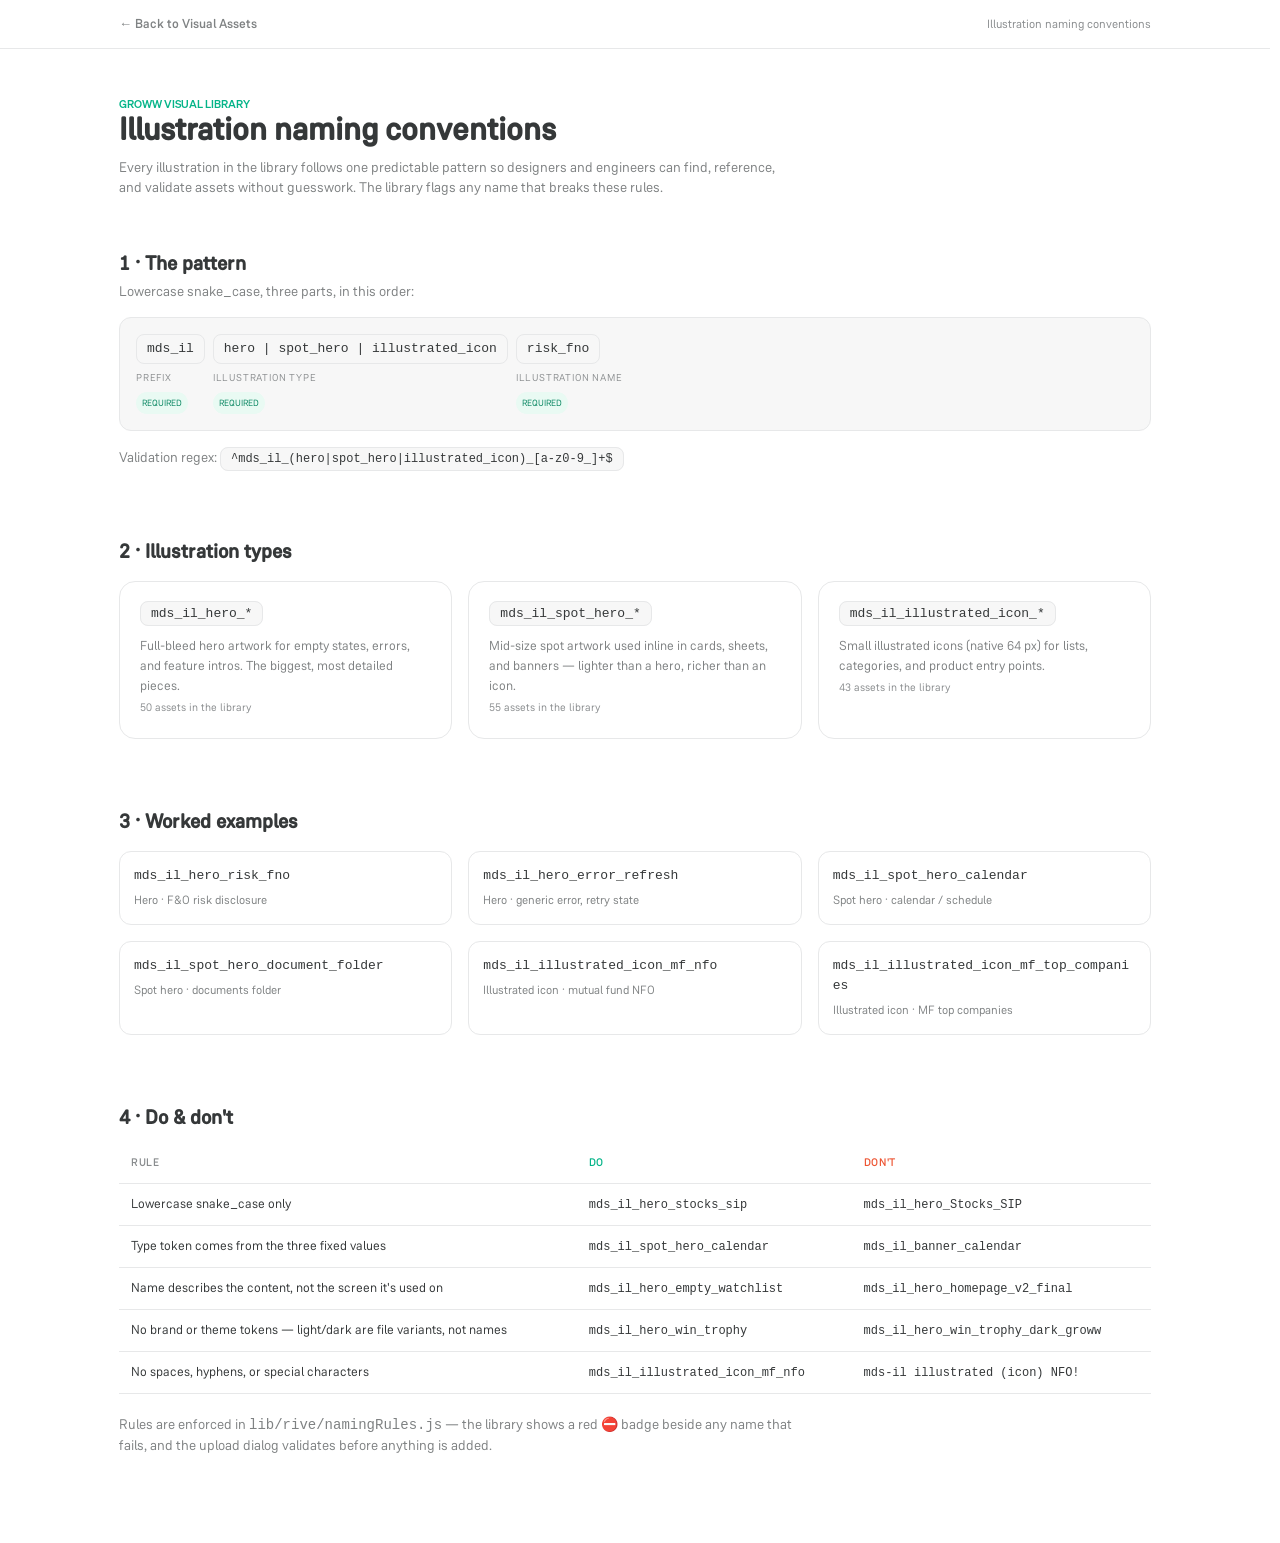
<file: illustration-conventions.html>
<!doctype html>
<html lang="en">
<head>
<meta charset="utf-8">
<meta name="viewport" content="width=device-width, initial-scale=1">
<title>Naming conventions · Illustrations</title>
<link rel="icon" type="image/svg+xml" href="favicon.svg">
<link rel="stylesheet" href="fonts/standard/groww-huge-standard.css">
<style>
  @font-face{font-family:'Sohne';src:url('fonts/mint-ds/Sohne-Kraftig.otf') format('opentype');font-weight:500;font-display:swap;}
  @font-face{font-family:'GrowwSans';src:url('fonts/mint-ds/GrowwSans-Regular.otf') format('opentype');font-weight:400;font-display:swap;}
  @font-face{font-family:'GrowwSans';src:url('fonts/mint-ds/GrowwSans-Medium.otf') format('opentype');font-weight:500;font-display:swap;}
</style>
<link rel="stylesheet" href="styles.css">
<script>(function(){try{var t=localStorage.getItem('rive-theme');if(t==='dark'||(!t&&matchMedia('(prefers-color-scheme: dark)').matches))document.documentElement.classList.add('dark');}catch(e){}})();</script>
<style>
  .cv-wrap{min-height:100vh;background:var(--backgroundPrimary);}
  .cv-header{position:sticky;top:0;z-index:30;border-bottom:1px solid var(--borderPrimary);background:color-mix(in srgb,var(--backgroundPrimary) 90%,transparent);backdrop-filter:blur(8px);}
  .cv-header-inner{max-width:1080px;margin:0 auto;display:flex;align-items:center;justify-content:space-between;padding:14px 24px;}
  .cv-back{display:inline-flex;align-items:center;gap:8px;color:var(--contentSecondary);font-weight:500;font-size:13px;}
  .cv-back:hover{color:var(--contentPrimary);}
  .cv-main{max-width:1080px;margin:0 auto;padding:48px 24px 96px;}
  .cv-section{scroll-margin-top:96px;}
  .cv-section + .cv-section{margin-top:72px;}
  .cv-eyebrow{color:var(--contentAccent);}
  .cv-lead{color:var(--contentSecondary);margin-top:8px;max-width:680px;}
  .cv-pageh{margin-bottom:56px;}
  .cv-card{border:1px solid var(--borderPrimary);border-radius:16px;background:var(--backgroundSurfaceZ1);padding:20px;}
  .cv-grid{display:grid;gap:16px;margin-top:20px;}
  .cv-grid-3{grid-template-columns:1fr;}
  @media(min-width:720px){.cv-grid-3{grid-template-columns:repeat(3,1fr);}}
  .cv-anatomy{display:flex;flex-wrap:wrap;gap:8px;align-items:flex-end;border:1px solid var(--borderPrimary);border-radius:12px;background:var(--backgroundSurfaceZ2);padding:16px;margin-top:16px;}
  .cv-part{display:flex;flex-direction:column;gap:4px;align-items:flex-start;}
  .cv-chip{font-family:ui-monospace,monospace;font-size:13px;padding:4px 10px;border-radius:8px;background:var(--backgroundSecondary);color:var(--contentPrimary);border:1px solid var(--borderPrimary);}
  .cv-part-label{font-size:10px;color:var(--contentTertiary);text-transform:uppercase;letter-spacing:.08em;}
  .cv-req{font-size:9px;padding:1px 6px;border-radius:999px;background:var(--backgroundAccentSubtle);color:var(--contentOnAccentSubtle);text-transform:uppercase;}
  .cv-ex{display:flex;flex-direction:column;gap:4px;border:1px solid var(--borderPrimary);border-radius:12px;padding:14px;background:var(--backgroundSurfaceZ1);transition:border-color .15s;}
  .cv-ex:hover{border-color:var(--borderAccent);}
  .cv-ex code{font-family:ui-monospace,monospace;font-size:13px;color:var(--contentPrimary);overflow-wrap:anywhere;}
  .cv-ex .meaning{font-size:12px;color:var(--contentSecondary);overflow-wrap:anywhere;}
  .cv-type-count{font-size:11px;color:var(--contentTertiary);margin-top:2px;}
  .cv-table{width:100%;border-collapse:collapse;margin-top:16px;font-size:13px;}
  .cv-table th,.cv-table td{text-align:left;padding:10px 12px;border-bottom:1px solid var(--borderPrimary);vertical-align:top;}
  .cv-table th{color:var(--contentTertiary);font-weight:500;font-size:11px;text-transform:uppercase;letter-spacing:.06em;}
  .cv-table code{font-family:ui-monospace,monospace;font-size:12px;}
  .cv-good{color:var(--contentPositive,#0b9a68);font-weight:500;}
  .cv-bad{color:var(--contentNegative,#eb5b3c);font-weight:500;}
  .cv-h2{font-size:20px;font-weight:600;color:var(--contentPrimary);}
  .cv-h1{font-size:32px;font-weight:600;color:var(--contentPrimary);line-height:1.2;}
</style>
</head>
<body>
<div class="cv-wrap">
  <header class="cv-header">
    <div class="cv-header-inner">
      <a class="cv-back" href="index.html">← Back to Visual Assets</a>
      <span class="body-small" style="color:var(--contentTertiary)">Illustration naming conventions</span>
    </div>
  </header>

  <main class="cv-main">
    <div class="cv-pageh">
      <div class="cv-eyebrow heading-eyebrow">Groww Visual Library</div>
      <h1 class="cv-h1">Illustration naming conventions</h1>
      <p class="cv-lead">Every illustration in the library follows one predictable pattern so designers and engineers can find, reference, and validate assets without guesswork. The library flags any name that breaks these rules.</p>
    </div>

    <section class="cv-section" id="pattern">
      <h2 class="cv-h2">1 · The pattern</h2>
      <p class="cv-lead">Lowercase snake_case, three parts, in this order:</p>
      <div class="cv-anatomy" aria-label="Name anatomy">
        <div class="cv-part">
          <span class="cv-chip">mds_il</span>
          <span class="cv-part-label">Prefix</span>
          <span class="cv-req">Required</span>
        </div>
        <div class="cv-part">
          <span class="cv-chip">hero | spot_hero | illustrated_icon</span>
          <span class="cv-part-label">Illustration type</span>
          <span class="cv-req">Required</span>
        </div>
        <div class="cv-part">
          <span class="cv-chip">risk_fno</span>
          <span class="cv-part-label">Illustration name</span>
          <span class="cv-req">Required</span>
        </div>
      </div>
      <p class="cv-lead" style="margin-top:16px">Validation regex: <code class="cv-chip" style="font-size:12px">^mds_il_(hero|spot_hero|illustrated_icon)_[a-z0-9_]+$</code></p>
    </section>

    <section class="cv-section" id="types">
      <h2 class="cv-h2">2 · Illustration types</h2>
      <div class="cv-grid cv-grid-3">
        <div class="cv-card">
          <code class="cv-chip">mds_il_hero_*</code>
          <p class="cv-lead" style="margin-top:12px;font-size:13px">Full-bleed hero artwork for empty states, errors, and feature intros. The biggest, most detailed pieces.</p>
          <div class="cv-type-count">50 assets in the library</div>
        </div>
        <div class="cv-card">
          <code class="cv-chip">mds_il_spot_hero_*</code>
          <p class="cv-lead" style="margin-top:12px;font-size:13px">Mid-size spot artwork used inline in cards, sheets, and banners — lighter than a hero, richer than an icon.</p>
          <div class="cv-type-count">55 assets in the library</div>
        </div>
        <div class="cv-card">
          <code class="cv-chip">mds_il_illustrated_icon_*</code>
          <p class="cv-lead" style="margin-top:12px;font-size:13px">Small illustrated icons (native 64&nbsp;px) for lists, categories, and product entry points.</p>
          <div class="cv-type-count">43 assets in the library</div>
        </div>
      </div>
    </section>

    <section class="cv-section" id="examples">
      <h2 class="cv-h2">3 · Worked examples</h2>
      <div class="cv-grid cv-grid-3">
        <div class="cv-ex"><code>mds_il_hero_risk_fno</code><span class="meaning">Hero · F&amp;O risk disclosure</span></div>
        <div class="cv-ex"><code>mds_il_hero_error_refresh</code><span class="meaning">Hero · generic error, retry state</span></div>
        <div class="cv-ex"><code>mds_il_spot_hero_calendar</code><span class="meaning">Spot hero · calendar / schedule</span></div>
        <div class="cv-ex"><code>mds_il_spot_hero_document_folder</code><span class="meaning">Spot hero · documents folder</span></div>
        <div class="cv-ex"><code>mds_il_illustrated_icon_mf_nfo</code><span class="meaning">Illustrated icon · mutual fund NFO</span></div>
        <div class="cv-ex"><code>mds_il_illustrated_icon_mf_top_companies</code><span class="meaning">Illustrated icon · MF top companies</span></div>
      </div>
    </section>

    <section class="cv-section" id="rules">
      <h2 class="cv-h2">4 · Do &amp; don't</h2>
      <table class="cv-table">
        <thead><tr><th>Rule</th><th><span class="cv-good">Do</span></th><th><span class="cv-bad">Don't</span></th></tr></thead>
        <tbody>
          <tr><td>Lowercase snake_case only</td><td><code>mds_il_hero_stocks_sip</code></td><td><code>mds_il_hero_Stocks_SIP</code></td></tr>
          <tr><td>Type token comes from the three fixed values</td><td><code>mds_il_spot_hero_calendar</code></td><td><code>mds_il_banner_calendar</code></td></tr>
          <tr><td>Name describes the content, not the screen it's used on</td><td><code>mds_il_hero_empty_watchlist</code></td><td><code>mds_il_hero_homepage_v2_final</code></td></tr>
          <tr><td>No brand or theme tokens — light/dark are file variants, not names</td><td><code>mds_il_hero_win_trophy</code></td><td><code>mds_il_hero_win_trophy_dark_groww</code></td></tr>
          <tr><td>No spaces, hyphens, or special characters</td><td><code>mds_il_illustrated_icon_mf_nfo</code></td><td><code>mds-il illustrated (icon) NFO!</code></td></tr>
        </tbody>
      </table>
      <p class="cv-lead" style="margin-top:20px">Rules are enforced in <code>lib/rive/namingRules.js</code> — the library shows a red ⛔ badge beside any name that fails, and the upload dialog validates before anything is added.</p>
    </section>
  </main>
</div>
</body>
</html>
</file>
<file: fonts/standard/groww-huge-standard.css>
@font-face {
  font-family: "groww-huge-standard";
  src: url('groww-huge-standard.eot?t=1778135534378'); /* IE9*/
  src: url('groww-huge-standard.eot?t=1778135534378#iefix') format('embedded-opentype') /* IE6-IE8 */,
  url('groww-huge-standard.woff2?t=1778135534378') format('woff2'),
  url('groww-huge-standard.woff?t=1778135534378') format('woff'),
  url('groww-huge-standard.ttf?t=1778135534378') format('truetype'),
  url('groww-huge-standard.svg?t=1778135534378') format('svg');
}

[class^="gh-standard-"], [class*=" gh-standard-"] {
  font-family: 'groww-huge-standard' !important;font-size: 1em;
  font-style:normal;
  -webkit-font-smoothing: antialiased;
  -moz-osx-font-smoothing: grayscale;
}




.gh-standard-3-d-view::before { content: "\ea01"; }
.gh-standard-activity-05::before { content: "\ea02"; }
.gh-standard-activity-circle::before { content: "\ea03"; }
.gh-standard-activity-spark::before { content: "\ea04"; }
.gh-standard-add-01::before { content: "\ea05"; }
.gh-standard-add-circle::before { content: "\ea06"; }
.gh-standard-add-square::before { content: "\ea07"; }
.gh-standard-adjust-position::before { content: "\ea08"; }
.gh-standard-ai-beautify::before { content: "\ea09"; }
.gh-standard-ai-generative::before { content: "\ea0a"; }
.gh-standard-ai-magic::before { content: "\ea0b"; }
.gh-standard-alarm-clock::before { content: "\ea0c"; }
.gh-standard-album-02::before { content: "\ea0d"; }
.gh-standard-alert-02::before { content: "\ea0e"; }
.gh-standard-alert-circle::before { content: "\ea0f"; }
.gh-standard-all-bookmark::before { content: "\ea10"; }
.gh-standard-analytics-01::before { content: "\ea11"; }
.gh-standard-anchor::before { content: "\ea12"; }
.gh-standard-api::before { content: "\ea13"; }
.gh-standard-apple-reminder::before { content: "\ea14"; }
.gh-standard-approximately-equal::before { content: "\ea15"; }
.gh-standard-arrow-all-direction::before { content: "\ea16"; }
.gh-standard-arrow-down-01::before { content: "\ea17"; }
.gh-standard-arrow-down-02::before { content: "\ea18"; }
.gh-standard-arrow-down-left-01::before { content: "\ea19"; }
.gh-standard-arrow-down-right-01::before { content: "\ea1a"; }
.gh-standard-arrow-left-01::before { content: "\ea1b"; }
.gh-standard-arrow-left-right::before { content: "\ea1c"; }
.gh-standard-arrow-right-01::before { content: "\ea1d"; }
.gh-standard-arrow-right-02::before { content: "\ea1e"; }
.gh-standard-arrow-right-double::before { content: "\ea1f"; }
.gh-standard-arrow-shrink-02::before { content: "\ea20"; }
.gh-standard-arrow-shrink::before { content: "\ea21"; }
.gh-standard-arrow-up-01::before { content: "\ea22"; }
.gh-standard-arrow-up-02::before { content: "\ea23"; }
.gh-standard-arrow-up-down::before { content: "\ea24"; }
.gh-standard-arrow-up-left-01::before { content: "\ea25"; }
.gh-standard-arrow-up-right-01::before { content: "\ea26"; }
.gh-standard-arrow-up-right-stack::before { content: "\ea27"; }
.gh-standard-arrow-vertical::before { content: "\ea28"; }
.gh-standard-at::before { content: "\ea29"; }
.gh-standard-atm-02::before { content: "\ea2a"; }
.gh-standard-attachment-01::before { content: "\ea2b"; }
.gh-standard-attachment::before { content: "\ea2c"; }
.gh-standard-audio-wave-01::before { content: "\ea2d"; }
.gh-standard-bank::before { content: "\ea2e"; }
.gh-standard-battery-charging-01::before { content: "\ea2f"; }
.gh-standard-battery-empty::before { content: "\ea30"; }
.gh-standard-battery-full::before { content: "\ea31"; }
.gh-standard-battery-low::before { content: "\ea32"; }
.gh-standard-bluetooth-not-connected::before { content: "\ea33"; }
.gh-standard-bluetooth-square::before { content: "\ea34"; }
.gh-standard-bluetooth::before { content: "\ea35"; }
.gh-standard-book-open-01::before { content: "\ea36"; }
.gh-standard-book-open-02::before { content: "\ea37"; }
.gh-standard-bookmark-02::before { content: "\ea38"; }
.gh-standard-bookmark-03::before { content: "\ea39"; }
.gh-standard-border-horizontal::before { content: "\ea3a"; }
.gh-standard-border-left-02::before { content: "\ea3b"; }
.gh-standard-border-none-01::before { content: "\ea3c"; }
.gh-standard-border-right-02::before { content: "\ea3d"; }
.gh-standard-border-vertical::before { content: "\ea3e"; }
.gh-standard-briefcase-02::before { content: "\ea3f"; }
.gh-standard-bubble-chat-question::before { content: "\ea40"; }
.gh-standard-bubble-chat::before { content: "\ea41"; }
.gh-standard-bug-02::before { content: "\ea42"; }
.gh-standard-bulb::before { content: "\ea43"; }
.gh-standard-calculate::before { content: "\ea44"; }
.gh-standard-calculator-01::before { content: "\ea45"; }
.gh-standard-calendar-03::before { content: "\ea46"; }
.gh-standard-calendar-04::before { content: "\ea47"; }
.gh-standard-calendar-05::before { content: "\ea48"; }
.gh-standard-calendar-add-01::before { content: "\ea49"; }
.gh-standard-calendar-check-out-01::before { content: "\ea4a"; }
.gh-standard-calendar-remove-02::before { content: "\ea4b"; }
.gh-standard-calendar-sync::before { content: "\ea4c"; }
.gh-standard-call-add::before { content: "\ea4d"; }
.gh-standard-call-disabled::before { content: "\ea4e"; }
.gh-standard-call-end-02::before { content: "\ea4f"; }
.gh-standard-call-incoming-02::before { content: "\ea50"; }
.gh-standard-call-missed-04::before { content: "\ea51"; }
.gh-standard-call-outgoing-02::before { content: "\ea52"; }
.gh-standard-call-ringing-01::before { content: "\ea53"; }
.gh-standard-call::before { content: "\ea54"; }
.gh-standard-camera-01::before { content: "\ea55"; }
.gh-standard-camera-microphone-02::before { content: "\ea56"; }
.gh-standard-cancel-01::before { content: "\ea57"; }
.gh-standard-cancel-circle::before { content: "\ea58"; }
.gh-standard-cancel-square::before { content: "\ea59"; }
.gh-standard-carousel-horizontal-02::before { content: "\ea5a"; }
.gh-standard-carousel-vertical::before { content: "\ea5b"; }
.gh-standard-chart-01::before { content: "\ea5c"; }
.gh-standard-chart-02::before { content: "\ea5d"; }
.gh-standard-chart-03::before { content: "\ea5e"; }
.gh-standard-chart-analysis::before { content: "\ea5f"; }
.gh-standard-chart-bubble-02::before { content: "\ea60"; }
.gh-standard-chart-candle::before { content: "\ea61"; }
.gh-standard-chart-line-data-02::before { content: "\ea62"; }
.gh-standard-check-list::before { content: "\ea63"; }
.gh-standard-check-unread-04::before { content: "\ea64"; }
.gh-standard-checkmark-badge-02::before { content: "\ea65"; }
.gh-standard-checkmark-circle-02::before { content: "\ea66"; }
.gh-standard-checkmark-square-01::before { content: "\ea67"; }
.gh-standard-checkmark-square-02::before { content: "\ea68"; }
.gh-standard-chevron-double-close::before { content: "\ea69"; }
.gh-standard-circle-arrow-down-02::before { content: "\ea6a"; }
.gh-standard-circle-arrow-left-right::before { content: "\ea6b"; }
.gh-standard-circle-arrow-move-up-right::before { content: "\ea6c"; }
.gh-standard-circle-arrow-up-02::before { content: "\ea6d"; }
.gh-standard-circle-arrow-up-down::before { content: "\ea6e"; }
.gh-standard-circle-arrow-up-right::before { content: "\ea6f"; }
.gh-standard-circle-lock-check-02::before { content: "\ea70"; }
.gh-standard-circle-unlock-01::before { content: "\ea71"; }
.gh-standard-circle::before { content: "\ea72"; }
.gh-standard-clock-01::before { content: "\ea73"; }
.gh-standard-clock-02::before { content: "\ea74"; }
.gh-standard-clock-add::before { content: "\ea75"; }
.gh-standard-cloud-download::before { content: "\ea76"; }
.gh-standard-cloud-saving-done-01::before { content: "\ea77"; }
.gh-standard-cloud-upload::before { content: "\ea78"; }
.gh-standard-cloud::before { content: "\ea79"; }
.gh-standard-coins-02::before { content: "\ea7a"; }
.gh-standard-comment-01::before { content: "\ea7b"; }
.gh-standard-comment-add-02::before { content: "\ea7c"; }
.gh-standard-computer-remove::before { content: "\ea7d"; }
.gh-standard-conference::before { content: "\ea7e"; }
.gh-standard-configuration-01::before { content: "\ea7f"; }
.gh-standard-contact-book::before { content: "\ea80"; }
.gh-standard-contact::before { content: "\ea81"; }
.gh-standard-copy-02::before { content: "\ea82"; }
.gh-standard-copyright::before { content: "\ea83"; }
.gh-standard-credit-card::before { content: "\ea84"; }
.gh-standard-cursor-rectangle-selection-01::before { content: "\ea85"; }
.gh-standard-dashboard-square-02::before { content: "\ea86"; }
.gh-standard-dashboard-square-add::before { content: "\ea87"; }
.gh-standard-dashed-line-circle::before { content: "\ea88"; }
.gh-standard-delete-01::before { content: "\ea89"; }
.gh-standard-delete-02::before { content: "\ea8a"; }
.gh-standard-delete-04::before { content: "\ea8b"; }
.gh-standard-delete-throw::before { content: "\ea8c"; }
.gh-standard-delivery-box-02::before { content: "\ea8d"; }
.gh-standard-device-access::before { content: "\ea8e"; }
.gh-standard-dialpad-square-02::before { content: "\ea8f"; }
.gh-standard-disability-01::before { content: "\ea90"; }
.gh-standard-disability-02::before { content: "\ea91"; }
.gh-standard-discover-circle::before { content: "\ea92"; }
.gh-standard-distribute-horizontal-center::before { content: "\ea93"; }
.gh-standard-document-code::before { content: "\ea94"; }
.gh-standard-dollar-01::before { content: "\ea95"; }
.gh-standard-dollar-circle::before { content: "\ea96"; }
.gh-standard-dollar-square::before { content: "\ea97"; }
.gh-standard-download-03::before { content: "\ea98"; }
.gh-standard-download-04::before { content: "\ea99"; }
.gh-standard-drag-drop-vertical::before { content: "\ea9a"; }
.gh-standard-eco-power::before { content: "\ea9b"; }
.gh-standard-edge-style::before { content: "\ea9c"; }
.gh-standard-edit-off::before { content: "\ea9d"; }
.gh-standard-electricity-stack::before { content: "\ea9e"; }
.gh-standard-energy-ellipse::before { content: "\ea9f"; }
.gh-standard-energy::before { content: "\eaa0"; }
.gh-standard-eraser-01::before { content: "\eaa1"; }
.gh-standard-estimate-02::before { content: "\eaa2"; }
.gh-standard-euro::before { content: "\eaa3"; }
.gh-standard-favourite::before { content: "\eaa4"; }
.gh-standard-file-02::before { content: "\eaa5"; }
.gh-standard-file-attachment::before { content: "\eaa6"; }
.gh-standard-file-download::before { content: "\eaa7"; }
.gh-standard-file-empty-01::before { content: "\eaa8"; }
.gh-standard-file-search::before { content: "\eaa9"; }
.gh-standard-file-upload::before { content: "\eaaa"; }
.gh-standard-file-validation::before { content: "\eaab"; }
.gh-standard-file-view::before { content: "\eaac"; }
.gh-standard-film-02::before { content: "\eaad"; }
.gh-standard-filter-mail-circle::before { content: "\eaae"; }
.gh-standard-filter::before { content: "\eaaf"; }
.gh-standard-finger-access::before { content: "\eab0"; }
.gh-standard-first-aid-kit::before { content: "\eab1"; }
.gh-standard-flag-02::before { content: "\eab2"; }
.gh-standard-flashlight::before { content: "\eab3"; }
.gh-standard-floppy-disk::before { content: "\eab4"; }
.gh-standard-folder-add::before { content: "\eab5"; }
.gh-standard-folder-details::before { content: "\eab6"; }
.gh-standard-folder-export::before { content: "\eab7"; }
.gh-standard-folder-file-storage::before { content: "\eab8"; }
.gh-standard-folder-shared-01::before { content: "\eab9"; }
.gh-standard-folder-upload::before { content: "\eaba"; }
.gh-standard-forward-01::before { content: "\eabb"; }
.gh-standard-full-screen::before { content: "\eabc"; }
.gh-standard-gif-01::before { content: "\eabd"; }
.gh-standard-gift-card-02::before { content: "\eabe"; }
.gh-standard-gift-card::before { content: "\eabf"; }
.gh-standard-global-search::before { content: "\eac0"; }
.gh-standard-gold-buy::before { content: "\eac1"; }
.gh-standard-gold-sell::before { content: "\eac2"; }
.gh-standard-google-doc::before { content: "\eac3"; }
.gh-standard-gps-01::before { content: "\eac4"; }
.gh-standard-gps-02::before { content: "\eac5"; }
.gh-standard-gps-off-01::before { content: "\eac6"; }
.gh-standard-gr-1::before { content: "\eac7"; }
.gh-standard-grid-02::before { content: "\eac8"; }
.gh-standard-headset::before { content: "\eac9"; }
.gh-standard-help-circle::before { content: "\eaca"; }
.gh-standard-help-square::before { content: "\eacb"; }
.gh-standard-hierarchy-square-05::before { content: "\eacc"; }
.gh-standard-hold-03::before { content: "\eacd"; }
.gh-standard-home-11::before { content: "\eace"; }
.gh-standard-hotspot-offline::before { content: "\eacf"; }
.gh-standard-hotspot::before { content: "\ead0"; }
.gh-standard-hourglass-off::before { content: "\ead1"; }
.gh-standard-hourglass::before { content: "\ead2"; }
.gh-standard-id::before { content: "\ead3"; }
.gh-standard-identity-card::before { content: "\ead4"; }
.gh-standard-image-02::before { content: "\ead5"; }
.gh-standard-image-03::before { content: "\ead6"; }
.gh-standard-image-add-02::before { content: "\ead7"; }
.gh-standard-inbox-download::before { content: "\ead8"; }
.gh-standard-inbox-unread::before { content: "\ead9"; }
.gh-standard-inbox::before { content: "\eada"; }
.gh-standard-information-circle::before { content: "\eadb"; }
.gh-standard-information-square::before { content: "\eadc"; }
.gh-standard-internet-antenna-01::before { content: "\eadd"; }
.gh-standard-internet::before { content: "\eade"; }
.gh-standard-invoice-01::before { content: "\eadf"; }
.gh-standard-key-02::before { content: "\eae0"; }
.gh-standard-label-important::before { content: "\eae1"; }
.gh-standard-label::before { content: "\eae2"; }
.gh-standard-language-skill::before { content: "\eae3"; }
.gh-standard-laptop-cloud::before { content: "\eae4"; }
.gh-standard-laptop-phone-sync::before { content: "\eae5"; }
.gh-standard-layout-03::before { content: "\eae6"; }
.gh-standard-layout-3-column::before { content: "\eae7"; }
.gh-standard-layout-grid::before { content: "\eae8"; }
.gh-standard-left-to-right-list-bullet::before { content: "\eae9"; }
.gh-standard-left-to-right-list-number::before { content: "\eaea"; }
.gh-standard-left-to-right-list-star::before { content: "\eaeb"; }
.gh-standard-legal-02::before { content: "\eaec"; }
.gh-standard-license::before { content: "\eaed"; }
.gh-standard-link-05::before { content: "\eaee"; }
.gh-standard-link-square-01::before { content: "\eaef"; }
.gh-standard-list-view::before { content: "\eaf0"; }
.gh-standard-live-streaming-02::before { content: "\eaf1"; }
.gh-standard-location-06::before { content: "\eaf2"; }
.gh-standard-location-offline-01::before { content: "\eaf3"; }
.gh-standard-login-02::before { content: "\eaf4"; }
.gh-standard-login-square-02::before { content: "\eaf5"; }
.gh-standard-logout-01::before { content: "\eaf6"; }
.gh-standard-logout-02::before { content: "\eaf7"; }
.gh-standard-loyalty-card::before { content: "\eaf8"; }
.gh-standard-mail-01::before { content: "\eaf9"; }
.gh-standard-mail-account-01::before { content: "\eafa"; }
.gh-standard-mail-edit-02::before { content: "\eafb"; }
.gh-standard-mail-minus-02::before { content: "\eafc"; }
.gh-standard-mail-reply-all-01::before { content: "\eafd"; }
.gh-standard-mail-send-01::before { content: "\eafe"; }
.gh-standard-mail-validation-01::before { content: "\eaff"; }
.gh-standard-mds_ic_dll_fill::before { content: "\eb00"; }
.gh-standard-mds_ic_huge_collapse::before { content: "\eb01"; }
.gh-standard-mds_ic_huge_expand::before { content: "\eb02"; }
.gh-standard-mds_ic_huge_expanded_chevron_double_close::before { content: "\eb03"; }
.gh-standard-mds_ic_huge_expanded_chevron_double_optionchain::before { content: "\eb04"; }
.gh-standard-mds_ic_huge_expanded_layout::before { content: "\eb05"; }
.gh-standard-mds_ic_huge_product__mf::before { content: "\eb06"; }
.gh-standard-mds_ic_huge_product_bonds::before { content: "\eb07"; }
.gh-standard-mds_ic_huge_product_buy::before { content: "\eb08"; }
.gh-standard-mds_ic_huge_product_dll::before { content: "\eb09"; }
.gh-standard-mds_ic_huge_product_etf::before { content: "\eb0a"; }
.gh-standard-mds_ic_huge_product_fno::before { content: "\eb0b"; }
.gh-standard-mds_ic_huge_product_loans::before { content: "\eb0c"; }
.gh-standard-mds_ic_huge_product_marketdepth::before { content: "\eb0d"; }
.gh-standard-mds_ic_huge_product_pay::before { content: "\eb0e"; }
.gh-standard-mds_ic_huge_product_search::before { content: "\eb0f"; }
.gh-standard-mds_ic_huge_product_sell::before { content: "\eb10"; }
.gh-standard-mds_ic_huge_product_stocks::before { content: "\eb11"; }
.gh-standard-mds_ic_huge_product_stocks_sip::before { content: "\eb12"; }
.gh-standard-mds_ic_huge_product_strategy::before { content: "\eb13"; }
.gh-standard-mds_ic_huge_product_unfold_more::before { content: "\eb14"; }
.gh-standard-mds_ic_huge_product_unlisted_icon::before { content: "\eb15"; }
.gh-standard-mds_ic_huge_product_us_stocks::before { content: "\eb16"; }
.gh-standard-mds_ic_huge_sort::before { content: "\eb17"; }
.gh-standard-mds_ic_huge_stocks::before { content: "\eb18"; }
.gh-standard-mds_ic_rupee::before { content: "\eb19"; }
.gh-standard-mds_ic_stocks_sip_v3::before { content: "\eb1a"; }
.gh-standard-medal-02::before { content: "\eb1b"; }
.gh-standard-megaphone-03::before { content: "\eb1c"; }
.gh-standard-menu-01::before { content: "\eb1d"; }
.gh-standard-menu-03::before { content: "\eb1e"; }
.gh-standard-menu-07::before { content: "\eb1f"; }
.gh-standard-menu-08::before { content: "\eb20"; }
.gh-standard-menu-09::before { content: "\eb21"; }
.gh-standard-menu-square::before { content: "\eb22"; }
.gh-standard-message-02::before { content: "\eb23"; }
.gh-standard-message-blocked::before { content: "\eb24"; }
.gh-standard-message-done-02::before { content: "\eb25"; }
.gh-standard-message-multiple-01::before { content: "\eb26"; }
.gh-standard-message-notification-02::before { content: "\eb27"; }
.gh-standard-mic-01::before { content: "\eb28"; }
.gh-standard-microscope::before { content: "\eb29"; }
.gh-standard-microsoft::before { content: "\eb2a"; }
.gh-standard-minus-sign::before { content: "\eb2b"; }
.gh-standard-mobile-programming-02::before { content: "\eb2c"; }
.gh-standard-mobile-security::before { content: "\eb2d"; }
.gh-standard-money-02::before { content: "\eb2e"; }
.gh-standard-money-lock::before { content: "\eb2f"; }
.gh-standard-money-not-found-02::before { content: "\eb30"; }
.gh-standard-moon-02::before { content: "\eb31"; }
.gh-standard-more-02::before { content: "\eb32"; }
.gh-standard-more-horizontal-circle-02::before { content: "\eb33"; }
.gh-standard-more-horizontal::before { content: "\eb34"; }
.gh-standard-more-vertical::before { content: "\eb35"; }
.gh-standard-more::before { content: "\eb36"; }
.gh-standard-mute::before { content: "\eb37"; }
.gh-standard-next-week::before { content: "\eb38"; }
.gh-standard-next::before { content: "\eb39"; }
.gh-standard-note-add::before { content: "\eb3a"; }
.gh-standard-notification-01::before { content: "\eb3b"; }
.gh-standard-notification-02::before { content: "\eb3c"; }
.gh-standard-options-call::before { content: "\eb3d"; }
.gh-standard-paint-brush-02::before { content: "\eb3e"; }
.gh-standard-paragraph-spacing::before { content: "\eb3f"; }
.gh-standard-parking-area-square::before { content: "\eb40"; }
.gh-standard-pathfinder-minus-back::before { content: "\eb41"; }
.gh-standard-pathfinder-minus-front::before { content: "\eb42"; }
.gh-standard-pause-circle::before { content: "\eb43"; }
.gh-standard-payoneer::before { content: "\eb44"; }
.gh-standard-pdf-02::before { content: "\eb45"; }
.gh-standard-pen-01::before { content: "\eb46"; }
.gh-standard-pencil-edit-01::before { content: "\eb47"; }
.gh-standard-percent-circle::before { content: "\eb48"; }
.gh-standard-percent::before { content: "\eb49"; }
.gh-standard-phone-off-02::before { content: "\eb4a"; }
.gh-standard-picture-in-picture-on::before { content: "\eb4b"; }
.gh-standard-pie-chart-01::before { content: "\eb4c"; }
.gh-standard-pie-chart-03::before { content: "\eb4d"; }
.gh-standard-pin-02::before { content: "\eb4e"; }
.gh-standard-play-circle::before { content: "\eb4f"; }
.gh-standard-play-store::before { content: "\eb50"; }
.gh-standard-plus-sign-circle::before { content: "\eb51"; }
.gh-standard-power-socket-01::before { content: "\eb52"; }
.gh-standard-preference-horizontal::before { content: "\eb53"; }
.gh-standard-printer-off::before { content: "\eb54"; }
.gh-standard-printer::before { content: "\eb55"; }
.gh-standard-puzzle::before { content: "\eb56"; }
.gh-standard-qr-code-01::before { content: "\eb57"; }
.gh-standard-qr-code::before { content: "\eb58"; }
.gh-standard-quote-down::before { content: "\eb59"; }
.gh-standard-radar-03::before { content: "\eb5a"; }
.gh-standard-radio-button::before { content: "\eb5b"; }
.gh-standard-rain-drop::before { content: "\eb5c"; }
.gh-standard-record::before { content: "\eb5d"; }
.gh-standard-redo-03::before { content: "\eb5e"; }
.gh-standard-redo::before { content: "\eb5f"; }
.gh-standard-reload::before { content: "\eb60"; }
.gh-standard-remote-control::before { content: "\eb61"; }
.gh-standard-remove-circle::before { content: "\eb62"; }
.gh-standard-remove-square::before { content: "\eb63"; }
.gh-standard-restaurant-02::before { content: "\eb64"; }
.gh-standard-right-to-left-list-number::before { content: "\eb65"; }
.gh-standard-rss::before { content: "\eb66"; }
.gh-standard-safe-box::before { content: "\eb67"; }
.gh-standard-scissor::before { content: "\eb68"; }
.gh-standard-screen-add-to-home::before { content: "\eb69"; }
.gh-standard-screen-lock-rotation::before { content: "\eb6a"; }
.gh-standard-screen-rotation::before { content: "\eb6b"; }
.gh-standard-sd-card::before { content: "\eb6c"; }
.gh-standard-search-add::before { content: "\eb6d"; }
.gh-standard-search-minus::before { content: "\eb6e"; }
.gh-standard-search-remove::before { content: "\eb6f"; }
.gh-standard-search-replace::before { content: "\eb70"; }
.gh-standard-seat-selector::before { content: "\eb71"; }
.gh-standard-security-warning::before { content: "\eb72"; }
.gh-standard-send-to-mobile::before { content: "\eb73"; }
.gh-standard-sent::before { content: "\eb74"; }
.gh-standard-server-stack-02::before { content: "\eb75"; }
.gh-standard-settings-01::before { content: "\eb76"; }
.gh-standard-shapes-01::before { content: "\eb77"; }
.gh-standard-share-08::before { content: "\eb78"; }
.gh-standard-share-knowledge::before { content: "\eb79"; }
.gh-standard-shield-01::before { content: "\eb7a"; }
.gh-standard-shield-user::before { content: "\eb7b"; }
.gh-standard-shopping-basket-01::before { content: "\eb7c"; }
.gh-standard-shopping-basket-03::before { content: "\eb7d"; }
.gh-standard-shopping-cart-01::before { content: "\eb7e"; }
.gh-standard-shopping-cart-add-01::before { content: "\eb7f"; }
.gh-standard-shopping-cart-remove-02::before { content: "\eb80"; }
.gh-standard-shrink-dot::before { content: "\eb81"; }
.gh-standard-shut-down::before { content: "\eb82"; }
.gh-standard-shutterstock::before { content: "\eb83"; }
.gh-standard-sidebar-right::before { content: "\eb84"; }
.gh-standard-sidebar-top::before { content: "\eb85"; }
.gh-standard-signal-low-02::before { content: "\eb86"; }
.gh-standard-signal-no-01::before { content: "\eb87"; }
.gh-standard-signal-no-02::before { content: "\eb88"; }
.gh-standard-smart-phone-01::before { content: "\eb89"; }
.gh-standard-smart-phone-04::before { content: "\eb8a"; }
.gh-standard-smart-phone-landscape::before { content: "\eb8b"; }
.gh-standard-smile::before { content: "\eb8c"; }
.gh-standard-sofa-01::before { content: "\eb8d"; }
.gh-standard-solid-line-01::before { content: "\eb8e"; }
.gh-standard-source-code::before { content: "\eb8f"; }
.gh-standard-spam::before { content: "\eb90"; }
.gh-standard-square-01::before { content: "\eb91"; }
.gh-standard-square-arrow-move-down-left::before { content: "\eb92"; }
.gh-standard-square-f::before { content: "\eb93"; }
.gh-standard-square-lock-02::before { content: "\eb94"; }
.gh-standard-square::before { content: "\eb95"; }
.gh-standard-stamp::before { content: "\eb96"; }
.gh-standard-star-circle::before { content: "\eb97"; }
.gh-standard-star::before { content: "\eb98"; }
.gh-standard-sticky-note-03::before { content: "\eb99"; }
.gh-standard-stop-watch::before { content: "\eb9a"; }
.gh-standard-store-04::before { content: "\eb9b"; }
.gh-standard-summation-01::before { content: "\eb9c"; }
.gh-standard-sun-01::before { content: "\eb9d"; }
.gh-standard-swipe-up-07::before { content: "\eb9e"; }
.gh-standard-tablet-connected-usb::before { content: "\eb9f"; }
.gh-standard-tag-01::before { content: "\eba0"; }
.gh-standard-tap-04::before { content: "\eba1"; }
.gh-standard-target-01::before { content: "\eba2"; }
.gh-standard-task-01::before { content: "\eba3"; }
.gh-standard-task-done-01::before { content: "\eba4"; }
.gh-standard-task-remove-01::before { content: "\eba5"; }
.gh-standard-temperature::before { content: "\eba6"; }
.gh-standard-text-align-center::before { content: "\eba7"; }
.gh-standard-text-align-justify-center::before { content: "\eba8"; }
.gh-standard-text-align-left::before { content: "\eba9"; }
.gh-standard-text-align-right::before { content: "\ebaa"; }
.gh-standard-text-bold::before { content: "\ebab"; }
.gh-standard-text-check::before { content: "\ebac"; }
.gh-standard-text-clear::before { content: "\ebad"; }
.gh-standard-text-creation::before { content: "\ebae"; }
.gh-standard-text-font::before { content: "\ebaf"; }
.gh-standard-text-indent::before { content: "\ebb0"; }
.gh-standard-text-italic::before { content: "\ebb1"; }
.gh-standard-text-smallcaps::before { content: "\ebb2"; }
.gh-standard-text-strikethrough::before { content: "\ebb3"; }
.gh-standard-text-underline::before { content: "\ebb4"; }
.gh-standard-text-wrap::before { content: "\ebb5"; }
.gh-standard-text::before { content: "\ebb6"; }
.gh-standard-thumbs-down::before { content: "\ebb7"; }
.gh-standard-thumbs-up-down::before { content: "\ebb8"; }
.gh-standard-thumbs-up::before { content: "\ebb9"; }
.gh-standard-tick-02::before { content: "\ebba"; }
.gh-standard-tick-double-02::before { content: "\ebbb"; }
.gh-standard-ticket-01::before { content: "\ebbc"; }
.gh-standard-ticket-02::before { content: "\ebbd"; }
.gh-standard-time-02::before { content: "\ebbe"; }
.gh-standard-time-quarter-02::before { content: "\ebbf"; }
.gh-standard-time-quarter-pass::before { content: "\ebc0"; }
.gh-standard-trade-down::before { content: "\ebc1"; }
.gh-standard-trade-up::before { content: "\ebc2"; }
.gh-standard-traffic-jam-01::before { content: "\ebc3"; }
.gh-standard-translation::before { content: "\ebc4"; }
.gh-standard-triangle::before { content: "\ebc5"; }
.gh-standard-unavailable::before { content: "\ebc6"; }
.gh-standard-undo-03::before { content: "\ebc7"; }
.gh-standard-undo::before { content: "\ebc8"; }
.gh-standard-unfold-less::before { content: "\ebc9"; }
.gh-standard-unfold-more-down::before { content: "\ebca"; }
.gh-standard-unfold-more-up::before { content: "\ebcb"; }
.gh-standard-unfold-more::before { content: "\ebcc"; }
.gh-standard-upload-02::before { content: "\ebcd"; }
.gh-standard-upload-04::before { content: "\ebce"; }
.gh-standard-usb::before { content: "\ebcf"; }
.gh-standard-user-check-01::before { content: "\ebd0"; }
.gh-standard-user-circle::before { content: "\ebd1"; }
.gh-standard-user-full-view::before { content: "\ebd2"; }
.gh-standard-user-multiple::before { content: "\ebd3"; }
.gh-standard-user-search-01::before { content: "\ebd4"; }
.gh-standard-user::before { content: "\ebd5"; }
.gh-standard-video-01::before { content: "\ebd6"; }
.gh-standard-view-agenda::before { content: "\ebd7"; }
.gh-standard-view-off-slash::before { content: "\ebd8"; }
.gh-standard-view-off::before { content: "\ebd9"; }
.gh-standard-view::before { content: "\ebda"; }
.gh-standard-volume-high::before { content: "\ebdb"; }
.gh-standard-volume-low::before { content: "\ebdc"; }
.gh-standard-volume-mute-01::before { content: "\ebdd"; }
.gh-standard-volume-off::before { content: "\ebde"; }
.gh-standard-wallet-04::before { content: "\ebdf"; }
.gh-standard-web-design-01::before { content: "\ebe0"; }
.gh-standard-whatsapp::before { content: "\ebe1"; }
.gh-standard-wifi-circle::before { content: "\ebe2"; }
.gh-standard-wifi-error-02::before { content: "\ebe3"; }
.gh-standard-wifi-lock::before { content: "\ebe4"; }
.gh-standard-wifi-no-signal::before { content: "\ebe5"; }
.gh-standard-wifi-off-02::before { content: "\ebe6"; }
.gh-standard-work::before { content: "\ebe7"; }
.gh-standard-wrench-01::before { content: "\ebe8"; }
.gh-standard-zap::before { content: "\ebe9"; }
</file>
<file: styles.css>
/* ═══════════════════════════════════════════════════════
   Groww Visual Assets — Mint DS
   All colours via design-system tokens. No hardcoded hex.
   No box-shadows. Spacing: 2·4·6·8·12·16·20·24·32·40 px.
═══════════════════════════════════════════════════════ */

:root { --t: cubic-bezier(.2,.7,.2,1); }

* { box-sizing: border-box; }
html, body {
  margin: 0;
  background: var(--backgroundPrimary);
  color: var(--contentPrimary);
  font-family: 'GrowwSans', -apple-system, sans-serif;
  font-weight: 400;
  font-size: 14px;
  line-height: 20px;
  -webkit-font-smoothing: antialiased;
  -moz-osx-font-smoothing: grayscale;
}
body { min-height: 100vh; padding-bottom: 96px; }
.hidden { display: none !important; }

/* ── topbar ────────────────────────────────────────────── */
.topbar {
  position: sticky; top: 0; z-index: 30;
  display: grid; grid-template-columns: auto auto auto minmax(220px, 1fr) auto;
  align-items: center; gap: 20px;
  padding: 16px;
  background: var(--backgroundSurfaceZ1);
  border-bottom: 1px solid var(--borderPrimary);
}

/* ── section tabs ──────────────────────────────────────── */
.sections {
  grid-column: 2;
  display: inline-flex; align-items: center;
  background: var(--backgroundSecondary);
  border: 1px solid var(--borderPrimary);
  border-radius: 999px;
  padding: 4px;
  gap: 2px;
}
.section-tab {
  appearance: none; cursor: pointer;
  border: 0; background: transparent;
  font-family: 'GrowwSans', sans-serif;
  font-weight: 500; font-size: 12px; line-height: 18px;
  color: var(--contentSecondary);
  padding: 8px 16px;
  border-radius: 999px;
  display: inline-flex; align-items: center; gap: 6px;
  transition: color .15s var(--t), background .15s var(--t);
}
.section-tab:hover { color: var(--contentPrimary); }
.section-tab[aria-selected="true"] {
  background: var(--backgroundSurfaceZ1);
  color: var(--contentPrimary);
}
.section-count {
  font-size: 10px; padding: 2px 6px;
  background: var(--backgroundTertiary);
  color: var(--contentTertiary);
  border-radius: 999px;
  min-width: 18px; text-align: center;
}
.section-tab[aria-selected="true"] .section-count {
  background: var(--backgroundSecondary);
  color: var(--contentSecondary);
}
.theme-bar {
  grid-column: 3;
  display: inline-flex;
  align-items: center;
  justify-self: start;
  background: var(--backgroundSecondary);
  border: 1px solid var(--borderPrimary);
  border-radius: 999px;
  padding: 4px;
}
.theme-toggle-btn {
  appearance: none;
  border: 0;
  background: var(--backgroundSurfaceZ1);
  color: var(--contentPrimary);
  border-radius: 999px;
  cursor: pointer;
  display: inline-flex;
  align-items: center;
  justify-content: center;
  gap: 7px;
  min-width: 92px;
  padding: 8px 14px;
  font-family: 'GrowwSans', sans-serif;
  font-size: 12px;
  font-weight: 500;
  line-height: 18px;
  transition: color .15s var(--t), background .15s var(--t);
}
.theme-toggle-btn:hover {
  color: var(--contentAccent);
}
.theme-toggle-btn:focus-visible {
  outline: 2px solid var(--backgroundAccent);
  outline-offset: 3px;
}
.theme-toggle-icon {
  width: 14px;
  height: 14px;
  display: inline-flex;
  align-items: center;
  justify-content: center;
  flex: 0 0 auto;
}
.theme-toggle-moon { display: none; }
.theme-toggle-btn[aria-pressed="true"] .theme-toggle-sun { display: none; }
.theme-toggle-btn[aria-pressed="true"] .theme-toggle-moon { display: inline-flex; }

/* hide section-specific UI when not on that section */
body[data-section="illustrations"] [data-only-section="icons"],
body[data-section="animation"]     [data-only-section="icons"] { display: none !important; }

/* ── subbar ────────────────────────────────────────────── */
.subbar {
  display: flex; align-items: center; justify-content: flex-start;
  gap: 12px;
  padding: 16px 16px 0;
}

/* ── sub-view switcher ─────────────────────────────────── */
.icon-subview-wrap {
  padding: 8px 16px 0;
  position: relative;
  display: inline-block;
}
.icon-subview-trigger {
  appearance: none; border: 0; cursor: pointer;
  background: transparent;
  display: inline-flex; align-items: center; gap: 6px;
  padding: 4px 8px 4px 0;
  border-radius: 8px;
  transition: background .15s var(--t);
}
.icon-subview-trigger:hover { background: var(--backgroundSecondary); }
.icon-subview-trigger[aria-expanded="true"] { background: var(--backgroundSecondary); }
.icon-subview-trigger[aria-expanded="true"] .subview-chevron { transform: rotate(180deg); }

.icon-subview-label {
  font-family: 'Sohne', sans-serif;
  font-weight: 500; font-size: 14px; line-height: 20px;
  color: var(--contentPrimary);
  display: inline-flex; align-items: center; gap: 6px;
  pointer-events: none;
}
.subview-chevron {
  color: var(--contentSecondary);
  transition: transform .2s var(--t);
  display: block; flex-shrink: 0;
  pointer-events: none;
}

.icon-subview-dropdown {
  position: absolute; top: calc(100% + 4px); left: 0;
  background: var(--backgroundSurfaceZ1);
  border: 1px solid var(--borderPrimary);
  border-radius: 16px;
  padding: 8px;
  z-index: 50;
  min-width: 160px;
  transform-origin: top left;
  animation: subview-in .15s var(--t) both;
}
.icon-subview-dropdown.hidden { display: none !important; }

@keyframes subview-in {
  from { opacity: 0; transform: translateY(-6px) scale(.97); }
  to   { opacity: 1; transform: translateY(0) scale(1); }
}

.icon-subview-pill {
  appearance: none; border: 0; cursor: pointer;
  font-family: 'GrowwSans', sans-serif;
  font-weight: 500; font-size: 14px; line-height: 20px;
  color: var(--contentSecondary);
  padding: 8px 12px; border-radius: 8px; width: 100%;
  display: flex; align-items: center; gap: 8px;
  background: transparent;
  transition: color .12s var(--t), background .12s var(--t);
  text-align: left;
}
.icon-subview-pill:hover { color: var(--contentPrimary); background: var(--backgroundSecondary); }
.pill-check {
  width: 16px; height: 16px;
  display: flex; align-items: center; justify-content: center;
  flex-shrink: 0;
  color: var(--contentAccent);
  opacity: 0;
  transition: opacity .15s var(--t);
}
.icon-subview-pill[aria-selected="true"] .pill-check { opacity: 1; }
.icon-subview-pill[aria-selected="true"] { color: var(--contentPrimary); }
.pill-label { flex: 1; }
.icon-subview-count {
  font-size: 11px; padding: 2px 6px;
  background: var(--backgroundTertiary); color: var(--contentTertiary);
  border-radius: 999px;
  margin-left: auto;
}

/* ── rules download ────────────────────────────────────── */
.rules-dl {
  margin-left: auto;
  display: inline-flex; align-items: center; gap: 6px;
  font-family: 'GrowwSans', sans-serif;
  font-size: 12px; font-weight: 500; line-height: 18px;
  color: var(--contentSecondary);
  text-decoration: none;
  white-space: nowrap;
}
.rules-dl:hover { color: var(--contentPrimary); }
.rules-dl svg { flex-shrink: 0; }

/* ── variant toggle (Rounded / Standard) ───────────────── */
.variant {
  display: inline-flex;
  background: var(--backgroundSecondary);
  border: 1px solid var(--borderPrimary);
  border-radius: 999px;
  padding: 4px;
}
.variant-btn {
  appearance: none; cursor: pointer;
  border: 0; background: transparent;
  font-family: 'GrowwSans', sans-serif;
  font-weight: 500; font-size: 12px; line-height: 18px;
  color: var(--contentSecondary);
  padding: 8px 16px;
  border-radius: 999px;
  transition: color .15s var(--t), background .15s var(--t);
}
.variant-btn:hover { color: var(--contentPrimary); }
.variant-btn[aria-checked="true"] {
  background: var(--backgroundSurfaceZ1);
  color: var(--contentPrimary);
}
.variant-pill {
  display: inline-block; margin-left: 8px;
  font-size: 10px; padding: 2px 8px;
  background: var(--backgroundSecondary); color: var(--contentSecondary);
  border: 1px solid var(--borderPrimary); border-radius: 999px;
}

/* ── dialog fieldset ───────────────────────────────────── */
.dialog-fieldset {
  border: 1px solid var(--borderPrimary); border-radius: 8px;
  padding: 8px 12px 12px; margin: 0 0 12px;
}
.dialog-fieldset legend {
  font-family: 'GrowwSans', sans-serif;
  font-size: 10px; font-weight: 500;
  text-transform: uppercase; letter-spacing: 0.08em;
  color: var(--contentTertiary); padding: 0 6px;
}

/* ── brand switcher ────────────────────────────────────── */
.brand-wrap { position: relative; }
.topbar .brand-wrap { grid-column: 1; min-width: 0; }
.brand {
  display: flex; align-items: center; gap: 12px;
  appearance: none; border: 0; background: transparent;
  padding: 0; cursor: pointer; text-align: left;
  border-radius: 8px;
  transition: background .15s var(--t);
}
.brand-btn { padding: 6px 8px; margin: -6px -8px; }
.brand-btn:hover { background: var(--backgroundSecondary); }
.brand-mark {
  width: 28px; height: 28px;
  display: grid; place-items: center;
  border-radius: 0; background: transparent;
  flex-shrink: 0;
}
.brand-title {
  font-family: 'Sohne', sans-serif;
  font-weight: 500; font-size: 14px; line-height: 20px;
  color: var(--contentPrimary);
}
.brand-sub {
  font-family: 'GrowwSans', sans-serif;
  font-weight: 400; font-size: 12px; line-height: 18px;
  color: var(--contentTertiary);
  margin-top: 2px;
}
.brand-chevron {
  color: var(--contentSecondary);
  flex-shrink: 0; margin-left: 2px;
  transition: transform .2s var(--t);
}
.brand-btn[aria-expanded="true"] .brand-chevron { transform: rotate(180deg); }

.brand-dropdown {
  position: absolute; top: calc(100% + 8px); left: 0;
  min-width: 220px;
  background: var(--backgroundSurfaceZ1);
  border: 1px solid var(--borderPrimary);
  border-radius: 16px;
  padding: 8px;
  z-index: 50;
  animation: brand-drop-in .15s var(--t);
}
@keyframes brand-drop-in {
  from { opacity: 0; transform: translateY(-4px); }
  to   { opacity: 1; transform: translateY(0); }
}
.brand-opt {
  appearance: none; border: 0; background: transparent; cursor: pointer;
  width: 100%;
  display: flex; align-items: center; gap: 8px;
  padding: 8px 12px; border-radius: 8px;
  font-family: 'GrowwSans', sans-serif;
  font-weight: 500; font-size: 14px; line-height: 20px;
  color: var(--contentPrimary);
  transition: background .12s var(--t);
}
.brand-opt:hover { background: var(--backgroundSecondary); }
.brand-opt-dot { width: 8px; height: 8px; border-radius: 50%; flex-shrink: 0; }
.brand-opt-label { flex: 1; text-align: left; }
.brand-opt-check {
  color: var(--contentAccent); opacity: 0; flex-shrink: 0;
  transition: opacity .15s var(--t);
}
.brand-opt[aria-selected="true"] .brand-opt-check { opacity: 1; }

/* ── search ────────────────────────────────────────────── */
.search { grid-column: 4; position: relative; max-width: 560px; width: 100%; min-width: 0; justify-self: stretch; }
.search input {
  width: 100%; height: 40px;
  padding: 0 40px 0 16px;
  font-family: 'GrowwSans', sans-serif;
  font-weight: 400; font-size: 14px; line-height: 20px;
  color: var(--contentPrimary);
  background: var(--backgroundSecondary);
  border: 1px solid var(--borderPrimary);
  border-radius: 999px; outline: none;
  transition: border-color .15s var(--t), background .15s var(--t);
}
.search input::placeholder { color: var(--contentTertiary); }
.search input:focus {
  border-color: var(--borderAccent);
  background: var(--backgroundSurfaceZ1);
}
.search kbd {
  position: absolute; right: 12px; top: 50%; transform: translateY(-50%);
  font-family: 'GrowwSans', sans-serif; font-size: 11px; line-height: 1;
  background: var(--backgroundTertiary); border: 1px solid var(--borderPrimary);
  padding: 4px 8px; border-radius: 6px; color: var(--contentTertiary);
}

/* ── buttons ───────────────────────────────────────────── */
.actions { grid-column: 5; display: flex; gap: 8px; justify-self: end; }
.btn {
  appearance: none; border: 0; cursor: pointer;
  background: var(--backgroundAccent); color: var(--contentOnColour);
  font-family: 'GrowwSans', sans-serif;
  font-weight: 500; font-size: 14px; line-height: 20px;
  padding: 10px 20px; border-radius: 999px;
  display: inline-flex; align-items: center; gap: 6px;
  transition: opacity .15s var(--t);
}
.btn:hover { opacity: .88; }
.btn:active { opacity: .75; }
.btn.btn-ghost {
  background: transparent; color: var(--contentPrimary);
  border: 1px solid var(--borderPrimary);
}
.btn.btn-ghost:hover { background: var(--backgroundSecondary); }
.btn.btn-soft { background: var(--backgroundSecondary); color: var(--contentPrimary); border: 0; }
.btn.btn-soft:hover { background: var(--backgroundTertiary); }
.btn[aria-pressed="true"] {
  background: var(--backgroundAccentSubtle);
  color: var(--contentOnAccentSubtle);
  border: 0;
}

/* ── category filters ──────────────────────────────────── */
.filters {
  display: flex; gap: 8px; flex-wrap: wrap;
  padding: 16px 16px 4px;
}
.chip {
  appearance: none; cursor: pointer;
  background: transparent; color: var(--contentSecondary);
  border: 1px solid var(--borderPrimary);
  padding: 8px 16px; border-radius: 999px;
  font-family: 'GrowwSans', sans-serif;
  font-weight: 500; font-size: 12px; line-height: 18px;
  transition: all .15s var(--t);
}
.chip:hover { background: var(--backgroundSecondary); color: var(--contentPrimary); }
.chip[aria-pressed="true"] {
  background: var(--contentPrimary); color: var(--backgroundSurfaceZ1);
  border-color: var(--contentPrimary);
}
.chip .count { margin-left: 6px; opacity: .55; }

/* ── icon grid ─────────────────────────────────────────── */
.grid {
  display: grid;
  grid-template-columns: repeat(auto-fill, minmax(108px, 1fr));
  gap: 8px;
  padding: 16px;
}
.card {
  position: relative;
  display: flex; flex-direction: column; align-items: center;
  gap: 8px; padding: 16px 8px 12px;
  background: var(--backgroundSurfaceZ1);
  border: 1px solid var(--borderPrimary);
  border-radius: 16px;
  cursor: pointer;
  overflow: hidden;
  transition: border-color .15s var(--t), background .15s var(--t), transform .15s var(--t);
}
.card:hover {
  border-color: var(--borderAccent);
  background: var(--backgroundAccentSubtle);
}
.card .icon {
  width: 28px; height: 28px;
  color: var(--contentPrimary);
  display: grid; place-items: center;
  font-size: 28px; line-height: 1;
}
.card:hover .icon { color: var(--contentOnAccentSubtle); }
.card .name {
  font-family: 'GrowwSans', sans-serif;
  font-weight: 400; font-size: 11px; line-height: 16px;
  color: var(--contentTertiary);
  text-align: center; word-break: break-word; max-width: 100%;
  display: -webkit-box;
  -webkit-line-clamp: 2; -webkit-box-orient: vertical; overflow: hidden;
}
.card:hover .name { color: var(--contentOnAccentSubtle); }

/* checkbox in select mode */
.card .check {
  position: absolute; top: 8px; left: 8px;
  width: 18px; height: 18px;
  border: 1.5px solid var(--borderPrimary);
  background: var(--backgroundSurfaceZ1);
  border-radius: 4px; display: none;
  transition: all .15s var(--t);
}
body.select-mode .card .check { display: block; }
.card.selected { border-color: var(--borderAccent); background: var(--backgroundAccentSubtle); }
.card.selected .check {
  background: var(--backgroundAccent); border-color: var(--backgroundAccent);
  background-image: url("data:image/svg+xml;utf8,<svg xmlns='http://www.w3.org/2000/svg' width='12' height='12' viewBox='0 0 24 24' fill='none' stroke='%23ffffff' stroke-width='3.5' stroke-linecap='round' stroke-linejoin='round'><polyline points='20 6 9 17 4 12'/></svg>");
  background-position: center; background-repeat: no-repeat;
}

/* Groww-custom badge */
.card.custom::after {
  content: 'G'; position: absolute; top: 8px; right: 8px;
  width: 16px; height: 16px; border-radius: 4px;
  background: var(--backgroundAccentSubtle); color: var(--contentOnAccentSubtle);
  font-size: 9px; font-weight: 700;
  font-family: 'GrowwSans', sans-serif;
  display: grid; place-items: center;
}

/* card copy button */
.card-copy {
  position: absolute; top: 8px; right: 8px;
  width: 24px; height: 24px;
  border: 1px solid var(--borderPrimary);
  background: var(--backgroundSurfaceZ1);
  border-radius: 6px;
  display: flex; align-items: center; justify-content: center;
  cursor: pointer; color: var(--contentSecondary);
  opacity: 0;
  transition: opacity .12s var(--t), color .12s var(--t), background .12s var(--t);
  z-index: 3; padding: 0; font: inherit;
}
.card:hover .card-copy,
.card-illu:hover .card-copy { opacity: 1; }
.card-copy:hover { color: var(--contentPrimary); background: var(--backgroundSecondary); }
.card-copy.copied { color: var(--contentAccent); border-color: var(--borderAccent); opacity: 1; }
.card-copy-svg { right: 36px; }
.card.custom:hover::after { right: 68px; transition: right .12s var(--t); }
body.select-mode .card-copy { display: none; }

/* ── empty states ──────────────────────────────────────── */
.empty {
  text-align: center; padding: 80px 20px;
  color: var(--contentTertiary);
  font-family: 'GrowwSans', sans-serif;
}
.empty-icon { font-size: 32px; margin-bottom: 8px; }

.empty-state {
  margin: 80px 16px;
  padding: 64px 24px;
  background: var(--backgroundSecondary);
  border: 1px dashed var(--borderPrimary);
  border-radius: 16px;
  display: flex; flex-direction: column; align-items: center;
  text-align: center; color: var(--contentSecondary);
}
.empty-state-art {
  width: 84px; height: 84px;
  display: grid; place-items: center;
  color: var(--contentTertiary);
  margin-bottom: 16px;
}
.empty-state h2 {
  margin: 0 0 8px;
  font-family: 'Sohne', sans-serif;
  font-weight: 500; font-size: 18px; line-height: 28px;
  color: var(--contentPrimary);
}
.empty-state p {
  margin: 0 0 20px;
  font-family: 'GrowwSans', sans-serif;
  font-size: 14px; line-height: 20px;
  max-width: 460px; color: var(--contentSecondary);
}
.empty-state code {
  font-family: 'GrowwSans', monospace; font-size: 12px;
  padding: 2px 6px;
  background: var(--backgroundTertiary); border: 1px solid var(--borderPrimary);
  border-radius: 6px; color: var(--contentPrimary);
}
.empty-meta {
  font-family: 'GrowwSans', sans-serif; font-size: 12px;
  color: var(--contentTertiary);
  padding: 6px 12px;
  background: var(--backgroundTertiary); border: 1px solid var(--borderPrimary);
  border-radius: 999px;
}

/* ── illustrations ─────────────────────────────────────── */
.illu-cats {
  display: flex; gap: 8px; flex-wrap: wrap; align-items: center;
  padding: 16px 16px 4px;
}
.illu-mode-global-btn {
  margin-left: auto; flex-shrink: 0;
  appearance: none;
  display: inline-flex; align-items: center; gap: 6px;
  font-family: 'GrowwSans', sans-serif;
  font-weight: 500; font-size: 12px; line-height: 18px;
  color: var(--contentSecondary);
  background: transparent; border: 1px solid var(--borderPrimary);
  padding: 8px 16px; border-radius: 999px; cursor: pointer;
  transition: all .15s var(--t);
}
.illu-mode-global-btn:hover { background: var(--backgroundSecondary); color: var(--contentPrimary); }
.illu-mode-global-btn[aria-pressed="true"] {
  background: var(--contentPrimary); color: var(--backgroundSurfaceZ1);
  border-color: var(--contentPrimary);
}
.illu-mode-global-btn .mode-icon-moon { display: none; }
.illu-mode-global-btn[aria-pressed="true"] .mode-icon-sun  { display: none; }
.illu-mode-global-btn[aria-pressed="true"] .mode-icon-moon { display: block; }

.grid-illu { grid-template-columns: repeat(auto-fill, minmax(280px, 1fr)); }
#illu-grid[data-illu-cat="spot"],
#illu-grid[data-illu-cat="spot-hero"] { grid-template-columns: repeat(auto-fill, minmax(260px, 1fr)); }
#illu-grid[data-illu-cat="illustrated-icons"] { grid-template-columns: repeat(auto-fill, minmax(260px, 1fr)); }
.grid-anim { grid-template-columns: repeat(auto-fill, minmax(180px, 1fr)); }

.card-illu {
  --illu-tile-radius: 16px;
  padding: 0;
  gap: 0;
  overflow: hidden;
  cursor: default;
  display: flex;
  flex-direction: column;
  align-items: stretch;
  container-type: inline-size;
  border-radius: var(--illu-tile-radius);
}
.card-illu:hover,
.card-illu:focus-within {
  background: var(--backgroundSurfaceZ1);
  border-color: var(--borderAccent);
}
.illu-copy-btn { display: flex; align-items: center; justify-content: center; width: 26px; padding: 0; }
.illu-copy-btn.copied { color: var(--contentAccent); border-color: var(--borderAccent); }
.illu-thumb-wrap {
  position: relative; width: 100%; aspect-ratio: 1/1;
  background: var(--backgroundSecondary);
  border-radius: var(--illu-tile-radius) var(--illu-tile-radius) 0 0; overflow: hidden;
  transition: background .25s var(--t);
}
#illu-grid[data-mode="dark"] .card-illu .illu-thumb-wrap { background: var(--previewDarkCanvas); }

.illu-thumb {
  position: absolute; inset: 0; width: 100%; height: 100%;
  object-fit: contain; padding: 16px;
  transition: opacity .2s var(--t);
}
.illu-thumb-dark { opacity: 0; }
#illu-grid[data-mode="dark"] .card-illu .illu-thumb-light { opacity: 0; }
#illu-grid[data-mode="dark"] .card-illu .illu-thumb-dark  { opacity: 1; }

.illu-card-foot {
  width: 100%;
  display: grid;
  grid-template-columns: minmax(0, 1fr) auto;
  align-items: center;
  gap: 12px;
  padding: 12px 14px;
  border-top: 1px solid var(--borderPrimary);
  background: var(--backgroundSurfaceZ1);
}
.illu-card-foot .name {
  font-family: 'GrowwSans', sans-serif;
  font-weight: 500; font-size: 12px; line-height: 18px;
  color: var(--contentPrimary);
  white-space: nowrap; overflow: hidden; text-overflow: ellipsis;
  min-width: 0;
  max-width: none;
  text-align: left;
}
.card-illu:hover .illu-card-foot .name,
.card-illu:focus-within .illu-card-foot .name { color: var(--contentPrimary); }
.illu-dl-group {
  display: inline-flex; gap: 2px; padding: 2px;
  background: var(--backgroundSecondary); border: 1px solid var(--borderPrimary);
  border-radius: 999px;
  min-width: 0;
  max-width: 100%;
  justify-self: end;
}
.illu-dl-btn {
  appearance: none; border: 0; background: transparent;
  font-family: 'GrowwSans', sans-serif;
  font-size: 11px; font-weight: 500;
  color: var(--contentSecondary); padding: 4px 8px; border-radius: 999px;
  cursor: pointer; transition: background .15s var(--t), color .15s var(--t);
  min-width: 0;
}
.illu-dl-btn:hover { background: var(--backgroundSurfaceZ1); color: var(--contentPrimary); }
.illu-dl-btn:disabled { opacity: .5; cursor: progress; }

@container (max-width: 340px) {
  .illu-card-foot {
    grid-template-columns: 1fr;
    gap: 10px;
    padding: 12px;
  }
  .illu-dl-group {
    width: 100%;
    display: grid;
    grid-template-columns: 46px repeat(3, minmax(46px, 1fr));
    gap: 4px;
    justify-self: stretch;
  }
  .illu-dl-btn {
    padding-inline: 6px;
    min-width: 46px;
    text-align: center;
  }
  .illu-copy-btn {
    width: 46px;
    min-width: 46px;
  }
}

.card-illu[data-illu-cat="spot"] .illu-thumb-wrap,
.card-illu[data-illu-cat="spot-hero"] .illu-thumb-wrap,
.card-illu[data-illu-cat="illustrated-icons"] .illu-thumb-wrap {
  width: 128px; height: 128px; aspect-ratio: auto;
  margin: 20px auto 16px; border-radius: 12px;
  background: transparent;
  overflow: visible;
}
.card-illu[data-illu-cat="spot"] .illu-thumb-wrap::after,
.card-illu[data-illu-cat="spot-hero"] .illu-thumb-wrap::after,
.card-illu[data-illu-cat="illustrated-icons"] .illu-thumb-wrap::after { display: none; }
.card-illu[data-illu-cat="spot-hero"] .illu-thumb-wrap {
  width: 140px; height: 140px; aspect-ratio: auto;
  margin: 16px auto 12px;
}
#illu-grid[data-mode="dark"] .card-illu[data-illu-cat="spot"] .illu-thumb-wrap,
#illu-grid[data-mode="dark"] .card-illu[data-illu-cat="spot-hero"] .illu-thumb-wrap,
#illu-grid[data-mode="dark"] .card-illu[data-illu-cat="illustrated-icons"] .illu-thumb-wrap {
  background: transparent;
}

.illu-thumb-wrap { cursor: zoom-in; }
.illu-thumb-wrap::after {
  content: "View";
  position: absolute; left: 16px; top: 16px;
  font-family: 'GrowwSans', sans-serif;
  font-size: 12px; font-weight: 500;
  line-height: 18px;
  color: var(--contentPrimary);
  background: var(--floatingLight); backdrop-filter: blur(8px);
  border: 1px solid var(--borderPrimary); border-radius: 999px;
  padding: 8px 14px; opacity: 0; transform: translateY(-2px);
  transition: opacity .2s var(--t), transform .2s var(--t);
  pointer-events: none;
}
.card-illu:hover .illu-thumb-wrap::after,
.card-illu:focus-within .illu-thumb-wrap::after { opacity: 1; transform: translateY(0); }
#illu-grid[data-mode="dark"] .card-illu .illu-thumb-wrap::after {
  color: var(--contentOnColour); background: var(--floatingDark); border-color: var(--floatingBorderOnDark);
}

/* ── illustration viewer ───────────────────────────────── */
.illu-viewer {
  position: fixed; inset: 0; z-index: 60;
  background: var(--surfaceScrim); backdrop-filter: blur(10px) saturate(140%);
  display: grid; place-items: center; padding: 24px;
  animation: illu-viewer-fade .18s var(--t);
}
.illu-viewer.hidden { display: none; }
@keyframes illu-viewer-fade { from { opacity: 0; } to { opacity: 1; } }

.illu-viewer-inner {
  width: min(1080px, 100%); max-height: calc(100vh - 48px);
  background: var(--backgroundSurfaceZ1);
  border-radius: 16px; border: 1px solid var(--borderPrimary);
  overflow: auto; display: flex; flex-direction: column;
  animation: illu-viewer-rise .22s var(--t);
}
@keyframes illu-viewer-rise {
  from { opacity: 0; transform: translateY(8px) scale(.98); }
  to   { opacity: 1; transform: translateY(0) scale(1); }
}
.illu-viewer-close {
  position: absolute; top: 16px; right: 16px;
  appearance: none; border: 1px solid var(--borderPrimary);
  width: 36px; height: 36px; border-radius: 999px;
  background: var(--backgroundSurfaceZ1); color: var(--contentSecondary);
  font-size: 20px; line-height: 1; cursor: pointer;
  display: grid; place-items: center;
  transition: background .15s var(--t), color .15s var(--t);
}
.illu-viewer-close:hover { background: var(--backgroundSecondary); color: var(--contentPrimary); }

.illu-viewer-head {
  display: flex; align-items: flex-start; justify-content: space-between;
  gap: 16px; padding: 24px 24px 8px;
}
.illu-viewer-eyebrow {
  font-family: 'Sohne', sans-serif; font-weight: 500;
  font-size: 10px; line-height: 12px;
  letter-spacing: 0.2em; text-transform: uppercase;
  color: var(--contentTertiary); margin-bottom: 4px;
}
.illu-viewer-head h2 {
  margin: 0;
  font-family: 'Sohne', sans-serif; font-weight: 500;
  font-size: 18px; line-height: 28px; color: var(--contentPrimary);
}
.illu-viewer-tags {
  display: flex; flex-wrap: wrap; gap: 6px;
  align-items: center; max-width: 60%; justify-content: flex-end;
}
.illu-viewer-tags .tag {
  font-family: 'GrowwSans', sans-serif; font-size: 11px;
  padding: 4px 8px; border-radius: 999px;
  background: var(--backgroundSecondary); color: var(--contentSecondary);
  border: 1px solid var(--borderPrimary);
}

.illu-viewer-stage {
  display: grid; grid-template-columns: 1fr 1fr; gap: 16px;
  padding: 16px 24px 24px;
}
.illu-viewer-figure { margin: 0; display: flex; flex-direction: column; gap: 8px; }
.illu-viewer-canvas {
  position: relative; width: 100%; aspect-ratio: 1/1;
  background: var(--backgroundSecondary); border-radius: 8px;
  overflow: hidden; display: grid; place-items: center;
}
.illu-viewer-figure-dark .illu-viewer-canvas { background: var(--previewDarkCanvas); }
.illu-viewer-canvas img { width: 100%; height: 100%; object-fit: contain; padding: 16px; }
.illu-viewer-figure figcaption {
  font-family: 'Sohne', sans-serif; font-weight: 500;
  font-size: 10px; line-height: 12px;
  letter-spacing: 0.2em; text-transform: uppercase;
  color: var(--contentTertiary); text-align: center;
}

.illu-viewer-foot {
  display: flex; align-items: center; gap: 8px;
  padding: 16px 24px;
  border-top: 1px solid var(--borderPrimary);
  background: var(--backgroundSecondary);
  border-radius: 0 0 16px 16px;
}
.illu-viewer-fmt-label {
  font-family: 'GrowwSans', sans-serif; font-size: 12px; font-weight: 400;
  color: var(--contentTertiary); margin-left: auto;
}
.illu-viewer-copy-pill {
  position: absolute; top: 12px; right: 12px;
  display: inline-flex; align-items: center; gap: 6px;
  padding: 6px 10px; border-radius: 999px;
  font-family: 'GrowwSans', sans-serif; font-size: 11px; font-weight: 500;
  background: var(--floatingLight);
  color: var(--contentPrimary);
  border: 1px solid var(--borderPrimary);
  cursor: pointer; line-height: 1;
  opacity: 0; transform: translateY(-4px);
  transition: opacity .15s ease, transform .15s ease, background .15s ease, color .15s ease;
}
.illu-viewer-canvas:hover .illu-viewer-copy-pill,
.illu-viewer-copy-pill:focus-visible {
  opacity: 1; transform: translateY(0);
}
.illu-viewer-copy-pill:hover { background: var(--backgroundSurfaceZ1); }
.illu-viewer-copy-pill.copied {
  background: var(--backgroundAccentSubtle);
  color: var(--contentOnAccentSubtle);
  border-color: var(--borderAccent);
  opacity: 1; transform: translateY(0);
}
.illu-viewer-figure-dark .illu-viewer-copy-pill {
  background: var(--floatingDark);
  color: var(--contentOnColour);
  border-color: var(--floatingBorderOnDark);
}
.illu-viewer-figure-dark .illu-viewer-copy-pill:hover { background: var(--backgroundSurfaceZ2); }
.illu-viewer-figure-dark .illu-viewer-copy-pill.copied {
  background: var(--backgroundAccentSubtle);
  color: var(--contentOnAccentSubtle);
  border-color: var(--borderAccent);
}

@media (max-width: 720px) {
  .illu-viewer-stage { grid-template-columns: 1fr; }
  .illu-viewer-tags { max-width: 100%; justify-content: flex-start; }
  .illu-viewer-head { flex-direction: column; }
}

/* ── copy bubble ───────────────────────────────────────── */
.copy-bubble {
  position: fixed; z-index: 9999; pointer-events: none;
  transform: translateY(-50%);
  background: var(--contentPrimary); color: var(--backgroundSurfaceZ1);
  font-family: 'GrowwSans', sans-serif; font-weight: 500; font-size: 12px; line-height: 1;
  padding: 6px 10px; border-radius: 6px; white-space: nowrap;
  opacity: 0; scale: 0.82;
  transition: opacity 110ms ease, scale 110ms ease;
}
.copy-bubble[data-dir="right"]::before {
  content: ''; position: absolute; right: 100%; top: 50%; transform: translateY(-50%);
  border: 5px solid transparent; border-right-color: var(--contentPrimary);
}
.copy-bubble[data-dir="left"] { transform: translateY(-50%) translateX(-100%); }
.copy-bubble[data-dir="left"]::before {
  content: ''; position: absolute; left: 100%; top: 50%; transform: translateY(-50%);
  border: 5px solid transparent; border-left-color: var(--contentPrimary);
}
.copy-bubble--in  { opacity: 1; scale: 1; }
.copy-bubble--out { opacity: 0; scale: 0.88; transition: opacity 150ms ease, scale 150ms ease; }

#panel-animation .rv-subnav-inner{align-items:center;}
#panel-animation .rv-subnav-inner > .rv-pill-link{margin-left:auto;}
#panel-animation .rv-upload-label{display:inline;}
@media(max-width:640px){#panel-animation .rv-upload-label{display:none;}}

/* ── drawer ────────────────────────────────────────────── */
.drawer {
  position: fixed; right: 0; top: 0;
  height: 100vh; width: min(440px, 100%);
  background: var(--backgroundSurfaceZ1);
  border-left: 1px solid var(--borderPrimary);
  z-index: 50;
  display: flex; flex-direction: column;
  transform: translateX(0);
  transition: transform .25s var(--t);
}
.drawer.hidden { display: flex !important; transform: translateX(102%); pointer-events: none; }
.drawer-close {
  position: absolute; top: 12px; right: 16px;
  width: 32px; height: 32px;
  border: 0; background: transparent; cursor: pointer;
  font-size: 24px; color: var(--contentSecondary); border-radius: 8px;
}
.drawer-close:hover { background: var(--backgroundSecondary); color: var(--contentPrimary); }

.drawer-preview {
  padding: 64px 24px 24px;
  display: grid; place-items: center;
  border-bottom: 1px solid var(--borderPrimary);
  background: var(--backgroundSecondary);
}
.icon-xl { width: 144px; height: 144px; display: grid; place-items: center; color: var(--contentPrimary); }
.icon-xl svg { width: 100%; height: 100%; }

.drawer-meta { padding: 24px; overflow-y: auto; flex: 1; }
.drawer-meta h2 {
  margin: 0 0 12px;
  font-family: 'Sohne', sans-serif; font-weight: 500;
  font-size: 18px; line-height: 28px; color: var(--contentPrimary);
  word-break: break-all;
}
.drawer-tags { display: flex; gap: 6px; flex-wrap: wrap; margin-bottom: 24px; }
.tag {
  font-family: 'GrowwSans', sans-serif; font-weight: 400;
  font-size: 12px; line-height: 18px;
  padding: 4px 8px; border-radius: 999px;
  background: var(--backgroundSecondary); color: var(--contentSecondary);
  border: 1px solid var(--borderPrimary);
}
.drawer-section { margin-bottom: 24px; }
.section-label {
  font-family: 'Sohne', sans-serif; font-weight: 500;
  font-size: 10px; line-height: 12px;
  text-transform: uppercase; letter-spacing: 0.2em;
  color: var(--contentTertiary); margin-bottom: 12px;
  display: block;
}
.row { display: flex; gap: 8px; flex-wrap: wrap; }
.row .btn { font-size: 12px; padding: 8px 16px; }

/* keywords */
.kw-toggle {
  all: unset;
  display: flex; align-items: center; justify-content: space-between;
  width: 100%; cursor: pointer;
  font-family: 'Sohne', sans-serif; font-weight: 500;
  font-size: 10px; line-height: 12px;
  letter-spacing: 0.2em; text-transform: uppercase;
  color: var(--contentTertiary);
}
.kw-toggle:hover { color: var(--contentSecondary); }
.kw-chevron { flex-shrink: 0; transition: transform .2s var(--t); opacity: .5; }
.kw-toggle[aria-expanded="true"] .kw-chevron { transform: rotate(180deg); }
.drawer-keywords { display: flex; flex-wrap: wrap; gap: 4px; margin-top: 8px; }
.kw-tag {
  font-family: 'GrowwSans', sans-serif; font-size: 11px; line-height: 1.4;
  color: var(--contentSecondary);
  background: var(--backgroundSecondary); border: 1px solid var(--borderPrimary);
  border-radius: 6px; padding: 4px 8px;
  cursor: pointer; transition: background .1s var(--t), color .1s var(--t);
}
.kw-tag:hover { background: var(--backgroundTertiary); color: var(--contentPrimary); }
.kw-shape {
  font-size: 6px; opacity: .4; margin-right: 4px;
  vertical-align: middle; display: inline-block;
  line-height: 1; position: relative; top: -1px;
}

/* ── selection bar ─────────────────────────────────────── */
.selbar {
  position: fixed; left: 50%; bottom: 24px;
  transform: translateX(-50%);
  display: flex; gap: 16px; align-items: center;
  padding: 12px 16px 12px 20px;
  background: var(--contentPrimary); color: var(--backgroundSurfaceZ1);
  border-radius: 999px; z-index: 40;
}
.selbar-count { font-family: 'GrowwSans', sans-serif; font-weight: 500; font-size: 14px; }
.selbar-actions { display: flex; gap: 6px; align-items: center; }
.selbar .sep { color: var(--selectionTextMuted); }
.selbar .sel-label { font-family: 'GrowwSans', sans-serif; color: var(--selectionTextSubtle); font-size: 12px; }
.selbar .btn { font-size: 12px; padding: 8px 16px; }
.selbar .btn.btn-soft { background: var(--selectionButton); color: var(--backgroundSurfaceZ1); border: 0; }
.selbar .btn.btn-soft:hover { background: var(--selectionButtonHover); }
.selbar .btn.btn-ghost { background: transparent; color: var(--backgroundSurfaceZ1); border-color: var(--selectionBorder); }

/* ── download dialog ───────────────────────────────────── */
.all-dialog {
  border: 1px solid var(--borderPrimary); border-radius: 16px;
  padding: 0; max-width: 380px;
}
.all-dialog::backdrop { background: var(--surfaceScrim); }
.all-dialog-inner { padding: 24px; }
.all-dialog h3 {
  margin: 0 0 6px;
  font-family: 'Sohne', sans-serif; font-weight: 500;
  font-size: 16px; line-height: 24px; color: var(--contentPrimary);
}
.all-dialog p {
  margin: 0 0 16px;
  font-family: 'GrowwSans', sans-serif; font-size: 14px; line-height: 20px;
  color: var(--contentSecondary);
}
.all-dialog label {
  display: flex; align-items: center; gap: 8px; padding: 6px 0;
  font-family: 'GrowwSans', sans-serif; font-size: 14px; line-height: 20px;
  color: var(--contentPrimary);
}
.dialog-actions { display: flex; justify-content: flex-end; gap: 8px; margin-top: 16px; }

/* ── toast ─────────────────────────────────────────────── */
.toast {
  position: fixed; bottom: 24px; left: 50%;
  transform: translateX(-50%) translateY(120%);
  background: var(--backgroundPositiveSubtle); color: var(--contentOnPositiveSubtle);
  padding: 12px 20px; border-radius: 999px;
  font-family: 'GrowwSans', sans-serif; font-weight: 500;
  font-size: 14px; line-height: 20px;
  z-index: 100; transition: transform .25s var(--t);
}
.toast.show { transform: translateX(-50%) translateY(0); }

/* ── mono utility (drawer unicode tag) ─────────────────── */
.mono { font-variant-numeric: tabular-nums; }

/* ── responsive ────────────────────────────────────────── */
@media (max-width: 1100px) {
  .topbar { grid-template-columns: auto 1fr auto; gap: 12px; padding: 12px 16px; }
  .brand-sub { display: none; }
  .brand-wrap { order: 1; grid-column: 1 / 3; }
  .actions { order: 2; grid-column: 3; justify-self: end; }
  .search { order: 3; grid-column: 1 / -1; }
  .sections { grid-column: 1 / 3; order: 4; justify-self: start; max-width: 100%; }
  .theme-bar { grid-column: 3; order: 4; justify-self: end; }
}
@media (max-width: 540px) {
  .topbar { grid-template-columns: 1fr auto; }
  .brand-wrap { grid-column: 1 / -1; }
  .actions { grid-column: 1 / -1; justify-self: stretch; }
  .search { grid-column: 1 / -1; }
  .sections { grid-column: 1 / -1; }
  .theme-bar { grid-column: 1 / -1; justify-self: end; }
  .section-count { display: none; }
}
/* ── tokens ───────────────────────────────────────────────── */
:root {
  color-scheme: light;
  --backgroundPrimary:#FFFFFF; --backgroundSurfaceZ1:#FFFFFF; --backgroundSurfaceZ2:#F7F7F7;
  --backgroundSecondary:#F7F7F7; --backgroundTertiary:#EFF0F1;
  --backgroundAccent:#04B488; --backgroundAccentHover:#029B75;
  --backgroundNegative:#ED5533; --backgroundPositive:#04B488; --backgroundWarning:#E7A71E;
  --backgroundAccentSubtle:#E9FAF3; --backgroundNegativeSubtle:#FFF1ED;
  --backgroundPositiveSubtle:#E9FAF3; --backgroundWarningSubtle:#FFF7DE;
  --backgroundDisabled:#F7F7F7; --backgroundTransparent:transparent;
  --borderPrimary:#E7E8E9; --borderAccent:#04B488; --borderNegative:#ED5533;
  --borderDisabled:#EFF0F1; --borderNeutral:#353839;
  --contentPrimary:#353839; --contentSecondary:#7F8283; --contentTertiary:#898C8E;
  --contentDisabled:#BABBBC; --contentAccent:#04B488; --contentPositive:#04B488;
  --contentNegative:#ED5533; --contentWarning:#E7A71E; --contentOnColour:#FFFFFF;
  --contentOnAccentSubtle:#00825C; --contentOnPositiveSubtle:#00825C;
  --contentOnNegativeSubtle:#D23A15; --contentOnWarningSubtle:#A16B00;
  --checkerTile:#EFF0F1;
  --radius-tile:16px; --radius-btn:10px;
  --t:cubic-bezier(.2,.7,.2,1);
}
html.dark {
  color-scheme: dark;
  --backgroundPrimary:#060809; --backgroundSurfaceZ1:#151819; --backgroundSurfaceZ2:#1E2224;
  --backgroundSecondary:#151819; --backgroundTertiary:#1E2224;
  --backgroundAccent:#04B488; --backgroundAccentHover:#16C79B;
  --backgroundNegative:#ED5533; --backgroundPositive:#04B488; --backgroundWarning:#E7A71E;
  --backgroundAccentSubtle:#0F251D; --backgroundNegativeSubtle:#2E1410;
  --backgroundPositiveSubtle:#0F251D; --backgroundWarningSubtle:#2A1F08;
  --backgroundDisabled:#1E2224;
  --borderPrimary:#252A2C; --borderAccent:#04B488; --borderNegative:#ED5533;
  --borderDisabled:#1E2224; --borderNeutral:#F2F5F7;
  --contentPrimary:#F2F5F7; --contentSecondary:#989EA0; --contentTertiary:#696E70;
  --contentDisabled:#44494B; --contentAccent:#46D5A7; --contentPositive:#46D5A7;
  --contentNegative:#ED5533; --contentWarning:#E7A71E; --contentOnColour:#FFFFFF;
  --contentOnAccentSubtle:#46D5A7; --contentOnPositiveSubtle:#46D5A7;
  --contentOnNegativeSubtle:#ED5533; --contentOnWarningSubtle:#E7A71E;
  --checkerTile:#1E2224;
}

/* ── reset ────────────────────────────────────────────────── */
*,*::before,*::after{box-sizing:border-box;margin:0;padding:0;}
html,body{height:100%;}
body{
  background:var(--backgroundPrimary); color:var(--contentPrimary);
  font-family:'GrowwSans',-apple-system,BlinkMacSystemFont,sans-serif; font-weight:400;
  font-size:14px; line-height:20px; min-height:100vh;
  -webkit-font-smoothing:antialiased; -moz-osx-font-smoothing:grayscale;
}
.hidden{display:none !important;}
button,input,select,textarea{font-family:inherit;}
button:not(:disabled),[role=button],select:not(:disabled),label[for]{cursor:pointer;}
a{color:inherit;text-decoration:none;}
:focus-visible{outline:2px solid var(--backgroundAccent);outline-offset:2px;}
::selection{background:var(--backgroundAccentSubtle);color:var(--contentOnAccentSubtle);}
::-webkit-scrollbar{width:10px;height:10px;}
::-webkit-scrollbar-thumb{background:var(--borderPrimary);border-radius:999px;}
.mono{font-variant-numeric:tabular-nums;}
@media (prefers-reduced-motion:reduce){*{animation:none !important;transition:none !important;}}

/* ── typography utilities ─────────────────────────────────── */
.body-small{font-weight:400;font-size:12px;line-height:18px;}
.body-small-heavy{font-weight:500;font-size:12px;line-height:18px;}
.body-base{font-weight:400;font-size:14px;line-height:20px;}
.body-base-heavy{font-weight:500;font-size:14px;line-height:20px;}
.body-large{font-weight:400;font-size:16px;line-height:24px;}
.body-large-heavy{font-weight:500;font-size:16px;line-height:24px;}
.heading-eyebrow{font-family:'Sohne',sans-serif;font-weight:500;font-size:11px;line-height:14px;letter-spacing:.18em;text-transform:uppercase;}
.heading-xsmall{font-family:'Sohne',sans-serif;font-weight:500;font-size:15px;line-height:22px;}
.heading-small{font-family:'Sohne',sans-serif;font-weight:500;font-size:18px;line-height:26px;}
.heading-base{font-family:'Sohne',sans-serif;font-weight:500;font-size:22px;line-height:30px;}
.heading-large{font-family:'Sohne',sans-serif;font-weight:500;font-size:28px;line-height:36px;}
.display-small{font-family:'Sohne',sans-serif;font-weight:500;font-size:36px;line-height:42px;}
.display-base{font-family:'Sohne',sans-serif;font-weight:500;font-size:44px;line-height:52px;}
.display-large{font-family:'Sohne',sans-serif;font-weight:500;font-size:56px;line-height:62px;}

/* ── icons ────────────────────────────────────────────────── */
.mds-iconview{display:inline-flex;align-items:center;justify-content:center;line-height:1;}
.mds-iconview i{font-style:normal;line-height:1;}
.mds-iconview--xsmall,.mds-iconview--xsmall i{width:12px;height:12px;font-size:12px;}
.mds-iconview--small,.mds-iconview--small i{width:16px;height:16px;font-size:16px;}
.mds-iconview--medium,.mds-iconview--medium i{width:20px;height:20px;font-size:20px;}
.mds-iconview--large,.mds-iconview--large i{width:24px;height:24px;font-size:24px;}
.mds-iconview--xlarge,.mds-iconview--xlarge i{width:28px;height:28px;font-size:28px;}
.rv-accent{color:var(--contentAccent);}

/* ── helpers ──────────────────────────────────────────────── */
.checker-bg{
  background-image:
    linear-gradient(45deg,var(--checkerTile) 25%,transparent 25%),
    linear-gradient(-45deg,var(--checkerTile) 25%,transparent 25%),
    linear-gradient(45deg,transparent 75%,var(--checkerTile) 75%),
    linear-gradient(-45deg,transparent 75%,var(--checkerTile) 75%);
  background-size:20px 20px; background-position:0 0,0 10px,10px -10px,-10px 0;
}
.fade-in{animation:rvFade .25s var(--t);}
@keyframes rvFade{from{opacity:0;}to{opacity:1;}}

/* ── buttons ──────────────────────────────────────────────── */
.rv-btn{appearance:none;border:0;border-radius:999px;display:inline-flex;align-items:center;gap:6px;
  font-weight:500;font-size:14px;line-height:20px;padding:10px 18px;transition:opacity .15s var(--t),background .15s var(--t);}
.rv-btn-accent{background:var(--backgroundAccent);color:var(--contentOnColour);}
.rv-btn-accent:hover{background:var(--backgroundAccentHover);}
.rv-btn-accent:active{transform:scale(.98);}
.rv-btn-ghost{background:transparent;color:var(--contentPrimary);border:1px solid var(--borderPrimary);}
.rv-btn-ghost:hover{background:var(--backgroundSecondary);}
.rv-btn-soft{background:var(--backgroundSecondary);color:var(--contentPrimary);border:0;}
.rv-btn-soft:hover{background:var(--backgroundTertiary);}
.rv-btn:disabled{opacity:.5;cursor:default;}
.rv-icon-btn{appearance:none;border:1px solid var(--borderPrimary);background:var(--backgroundSurfaceZ1);
  color:var(--contentSecondary);height:40px;width:40px;border-radius:var(--radius-btn);display:inline-flex;
  align-items:center;justify-content:center;transition:background .15s var(--t),color .15s var(--t),border-color .15s var(--t);}
.rv-icon-btn:hover{background:var(--backgroundSecondary);color:var(--contentPrimary);}

/* ── header ───────────────────────────────────────────────── */
.rv-header{position:sticky;top:0;z-index:30;border-bottom:1px solid var(--borderPrimary);
  background:color-mix(in srgb,var(--backgroundPrimary) 95%,transparent);backdrop-filter:blur(8px);}
.rv-header-inner{max-width:1600px;margin:0 auto;display:flex;flex-wrap:wrap;align-items:center;
  gap:8px 12px;padding:16px 20px;}
@media(min-width:768px){.rv-header-inner{padding:16px 32px;}}
.rv-brand{display:flex;align-items:center;gap:12px;margin-right:auto;}
.rv-brand-mark{width:40px;height:40px;border-radius:12px;background:var(--backgroundAccent);color:var(--contentOnColour);
  display:grid;place-items:center;flex-shrink:0;}
.rv-brand-text{display:flex;flex-direction:column;}
.rv-brand-title{color:var(--contentPrimary);}
.rv-brand-sub{color:var(--contentSecondary);}
@media(max-width:640px){.rv-sub-extra{display:none;}}
.rv-search{position:relative;width:100%;order:99;}
@media(min-width:1024px){.rv-search{width:340px;order:0;}}
.rv-search input{width:100%;height:40px;border-radius:var(--radius-btn);border:1px solid var(--borderPrimary);
  background:var(--backgroundSurfaceZ1);color:var(--contentPrimary);padding:0 40px;font-size:14px;outline:none;
  transition:border-color .15s var(--t);}
.rv-search input::placeholder{color:var(--contentTertiary);}
.rv-search input:focus{border-color:var(--borderAccent);}
.rv-search-ico{position:absolute;left:12px;top:50%;transform:translateY(-50%);color:var(--contentTertiary);pointer-events:none;}
.rv-search-kbd{position:absolute;right:10px;top:50%;transform:translateY(-50%);font-size:11px;color:var(--contentTertiary);
  background:var(--backgroundTertiary);border:1px solid var(--borderPrimary);border-radius:6px;padding:3px 7px;pointer-events:none;}
.rv-pill-link{display:inline-flex;align-items:center;gap:6px;height:40px;padding:0 14px;border-radius:var(--radius-btn);
  border:1px solid var(--borderPrimary);color:var(--contentPrimary);font-weight:500;font-size:13px;}
.rv-pill-link:hover{background:var(--backgroundSecondary);}
@media(max-width:767px){.rv-pill-link{display:none;}}
@media(max-width:640px){.rv-upload-label{display:none;}}

/* ── subnav ───────────────────────────────────────────────── */
.rv-subnav{border-bottom:1px solid var(--borderPrimary);background:var(--backgroundPrimary);}
.rv-subnav-inner{max-width:1600px;margin:0 auto;display:flex;flex-wrap:wrap;align-items:center;gap:8px;padding:12px 20px 8px;}
@media(min-width:768px){.rv-subnav-inner{padding:12px 32px 8px;}}
.rv-platforms{display:flex;gap:8px;flex-wrap:wrap;}
.rv-tab{appearance:none;border:1px solid var(--borderPrimary);background:transparent;color:var(--contentSecondary);
  border-radius:999px;padding:7px 14px;font-weight:500;font-size:12px;line-height:18px;display:inline-flex;align-items:center;gap:6px;
  transition:all .15s var(--t);}
.rv-tab:hover{background:var(--backgroundSecondary);color:var(--contentPrimary);}
.rv-tab[aria-pressed="true"]{background:var(--contentPrimary);color:var(--backgroundPrimary);border-color:var(--contentPrimary);}
.rv-tab-count{font-size:10px;padding:1px 6px;border-radius:999px;background:var(--backgroundSecondary);color:var(--contentTertiary);}
.rv-tab[aria-pressed="true"] .rv-tab-count{background:color-mix(in srgb,var(--backgroundPrimary) 20%,transparent);color:var(--backgroundPrimary);}
.rv-filter-wrap{position:relative;}
.rv-filter-pill{appearance:none;border:1px solid var(--borderPrimary);background:transparent;color:var(--contentSecondary);
  border-radius:999px;padding:7px 14px;font-weight:500;font-size:12px;display:inline-flex;align-items:center;gap:6px;transition:all .15s var(--t);}
.rv-filter-pill:hover{background:var(--backgroundSecondary);color:var(--contentPrimary);}
.rv-filter-pill.is-active{border-color:var(--borderAccent);background:var(--backgroundAccentSubtle);color:var(--contentOnAccentSubtle);}
.rv-filter-count{background:var(--backgroundAccent);color:var(--contentOnColour);border-radius:999px;height:20px;min-width:20px;
  display:inline-flex;align-items:center;justify-content:center;font-size:11px;padding:0 6px;}
.rv-active-pills{max-width:1600px;margin:0 auto;display:flex;gap:6px;overflow-x:auto;padding:0 20px 12px;}
.rv-active-pills:empty{display:none;}
@media(min-width:768px){.rv-active-pills{padding:0 32px 12px;}}
.rv-active-pill{flex-shrink:0;display:inline-flex;align-items:center;gap:6px;border:1px solid var(--borderPrimary);
  background:var(--backgroundSecondary);color:var(--contentSecondary);border-radius:999px;padding:4px 6px 4px 10px;font-size:12px;white-space:nowrap;}
.rv-active-pill button{appearance:none;border:0;background:transparent;color:var(--contentTertiary);display:grid;place-items:center;
  height:18px;width:18px;border-radius:999px;}
.rv-active-pill button:hover{background:var(--backgroundTertiary);color:var(--contentPrimary);}

/* ── grid + tile ──────────────────────────────────────────── */
.rv-main{max-width:1480px;margin:0 auto;padding:18px 20px 72px;}
@media(min-width:768px){.rv-main{padding:16px 32px 64px;}}
.rv-grid{display:grid;grid-template-columns:repeat(2,minmax(0,1fr));gap:18px;}
@media(max-width:540px){.rv-grid{grid-template-columns:1fr;}}
@media(min-width:760px){.rv-grid{grid-template-columns:repeat(3,minmax(0,1fr));gap:20px;}}
@media(min-width:1080px){.rv-grid{grid-template-columns:repeat(3,minmax(0,1fr));gap:22px;}}
.rv-tile{position:relative;display:flex;flex-direction:column;overflow:hidden;border-radius:var(--radius-tile);
  border:1px solid var(--borderPrimary);background:var(--backgroundSurfaceZ1);text-align:left;
  transition:border-color .2s var(--t),transform .2s var(--t);}
.rv-tile:hover{border-color:var(--borderNeutral);transform:translateY(-2px);}
.rv-tile:active{transform:scale(.985);}
.rv-tile-preview{position:relative;aspect-ratio:16/13;width:100%;background:var(--backgroundSurfaceZ2);}
.rv-tile-preview-inner{position:absolute;inset:0;display:flex;align-items:center;justify-content:center;padding:0;}
.rv-tile-preview canvas{width:100%;height:100%;display:block;opacity:.96;transition:opacity .18s var(--t),transform .18s var(--t);}
.rv-tile.is-ready .rv-tile-preview canvas{opacity:1;}
.rv-tile:hover .rv-tile-preview canvas{transform:scale(1.015);}
.rv-tile-ph{width:100%;height:100%;border-radius:8px;background:var(--backgroundSecondary);animation:rvPulse 1.4s ease-in-out infinite;}
@keyframes rvPulse{0%,100%{opacity:1;}50%{opacity:.5;}}
.rv-tile-play{position:absolute;right:8px;bottom:8px;height:28px;width:28px;border-radius:999px;border:1px solid var(--borderPrimary);
  background:color-mix(in srgb,var(--backgroundSurfaceZ1) 80%,transparent);backdrop-filter:blur(4px);
  display:grid;place-items:center;color:var(--contentSecondary);transition:opacity .2s var(--t);}
.rv-tile:hover .rv-tile-play{opacity:0;}
.rv-tile-foot{display:flex;align-items:center;justify-content:space-between;gap:12px;border-top:1px solid var(--borderPrimary);padding:14px 16px;min-height:0;}
.rv-tile-foot > div:first-child{flex:1 1 auto;min-width:0;}
.rv-tile-name{color:var(--contentPrimary);font-weight:500;font-size:14px;line-height:20px;white-space:nowrap;overflow:hidden;text-overflow:ellipsis;}
.rv-tile-meta{display:flex;align-items:center;gap:7px;margin-top:4px;}
.rv-tile-size{color:var(--contentTertiary);font-size:12px;line-height:16px;}
.rv-tile-badge{font-size:10px;font-weight:500;padding:1px 6px;border-radius:999px;background:var(--backgroundSecondary);color:var(--contentSecondary);}
.rv-tile-insights{display:flex;flex-wrap:wrap;gap:5px;margin-top:8px;min-height:20px;}
.rv-insight{display:inline-flex;align-items:center;max-width:100%;border-radius:999px;padding:2px 7px;font-size:10px;font-weight:500;line-height:14px;
  white-space:nowrap;color:var(--contentSecondary);background:var(--backgroundSecondary);}
.rv-insight--accent{color:var(--contentOnAccentSubtle);background:var(--backgroundAccentSubtle);}
.rv-insight--muted{color:var(--contentTertiary);background:var(--backgroundTertiary);}
.rv-tile-dl{flex-shrink:0;height:32px;width:32px;border-radius:8px;border:1px solid var(--borderPrimary);background:var(--backgroundSurfaceZ1);
  color:var(--contentSecondary);display:grid;place-items:center;opacity:0;transition:opacity .15s var(--t);}
.rv-tile:hover .rv-tile-dl,.rv-tile:focus-within .rv-tile-dl{opacity:1;}
.rv-tile-dl:hover{background:var(--backgroundSecondary);color:var(--contentPrimary);}
@media(pointer:coarse){.rv-tile-dl{opacity:1;}}

/* ── empty states ─────────────────────────────────────────── */
.rv-empty{display:flex;flex-direction:column;align-items:center;text-align:center;gap:12px;margin:80px auto;max-width:460px;color:var(--contentSecondary);}
.rv-empty-badge{height:72px;width:72px;border-radius:999px;display:grid;place-items:center;background:var(--backgroundSecondary);color:var(--contentTertiary);}
.rv-empty-badge--accent{background:var(--backgroundAccentSubtle);color:var(--contentOnAccentSubtle);}
.rv-empty h2{color:var(--contentPrimary);}

/* ── range / timeline ─────────────────────────────────────── */
input[type=range].timeline{-webkit-appearance:none;appearance:none;height:4px;border-radius:999px;flex:1;min-width:0;cursor:pointer;
  background:linear-gradient(to right,var(--backgroundAccent) var(--timeline-progress,0%),var(--backgroundTertiary) var(--timeline-progress,0%));}
input[type=range].timeline::-webkit-slider-thumb{-webkit-appearance:none;appearance:none;width:14px;height:14px;border-radius:50%;
  background:var(--backgroundAccent);border:2px solid var(--backgroundSurfaceZ1);cursor:pointer;}
input[type=range].timeline::-moz-range-thumb{width:14px;height:14px;border-radius:50%;background:var(--backgroundAccent);border:2px solid var(--backgroundSurfaceZ1);cursor:pointer;}

/* ── viewer ───────────────────────────────────────────────── */
.rv-viewer{position:fixed;inset:0;z-index:50;display:flex;flex-direction:column;
  background:color-mix(in srgb,var(--backgroundPrimary) 95%,transparent);backdrop-filter:blur(16px);animation:rvFade .15s var(--t);}
.rv-viewer-close{position:absolute;right:16px;top:16px;z-index:20;height:36px;width:36px;border-radius:999px;
  border:1px solid var(--borderPrimary);background:var(--backgroundSurfaceZ1);color:var(--contentSecondary);display:grid;place-items:center;}
.rv-viewer-close:hover{color:var(--contentPrimary);border-color:var(--borderNeutral);}
.rv-viewer-body{flex:1;display:flex;flex-direction:column;overflow:hidden;}
@media(min-width:1024px){.rv-viewer-body{flex-direction:row;}}
.rv-viewer-stagecol{position:relative;display:flex;flex:1;flex-direction:column;}
.rv-viewer-stage{flex:1;display:flex;align-items:center;justify-content:center;overflow:hidden;padding:32px;}
.rv-viewer-canvas{aspect-ratio:1/1;width:100%;max-width:min(78vh,820px);display:block;}
.rv-viewer-controls{border-top:1px solid var(--borderPrimary);background:var(--backgroundSurfaceZ1);padding:12px 20px;
  display:flex;align-items:center;gap:12px;flex-wrap:wrap;}
.rv-ctrl{height:36px;width:36px;border-radius:999px;border:1px solid var(--borderPrimary);background:var(--backgroundSurfaceZ1);
  color:var(--contentPrimary);display:grid;place-items:center;flex-shrink:0;transition:background .15s var(--t);}
.rv-ctrl:hover{background:var(--backgroundSecondary);}
.rv-ctrl-primary{background:var(--backgroundAccent);color:var(--contentOnColour);border-color:var(--backgroundAccent);}
.rv-ctrl-primary:hover{background:var(--backgroundAccentHover);}
.rv-ctrl-toggle[aria-pressed="true"]{background:var(--backgroundAccentSubtle);color:var(--contentOnAccentSubtle);border-color:var(--borderAccent);}
.rv-time{color:var(--contentSecondary);flex-shrink:0;min-width:84px;text-align:center;}
.rv-speed{appearance:none;border:1px solid var(--borderPrimary);background:var(--backgroundSurfaceZ1);color:var(--contentPrimary);
  border-radius:8px;padding:7px 8px;font-weight:500;font-size:12px;flex-shrink:0;}
.rv-viewer-side{width:100%;flex-shrink:0;overflow-y:auto;border-top:1px solid var(--borderPrimary);background:var(--backgroundSurfaceZ1);padding:24px;}
@media(min-width:1024px){.rv-viewer-side{width:380px;border-top:0;border-left:1px solid var(--borderPrimary);}}
.rv-section{margin-bottom:24px;}
.rv-section-title{color:var(--contentSecondary);margin-bottom:8px;display:flex;align-items:center;gap:6px;}
.rv-detail-row{display:flex;align-items:baseline;justify-content:space-between;gap:12px;padding:4px 0;font-size:12px;}
.rv-detail-row span:first-child{color:var(--contentSecondary);}
.rv-detail-row span:last-child{color:var(--contentPrimary);font-weight:500;text-align:right;word-break:break-word;}
.rv-pill-tag{display:inline-flex;align-items:center;gap:4px;border-radius:999px;background:var(--backgroundAccentSubtle);
  color:var(--contentOnAccentSubtle);padding:2px 8px;font-size:12px;font-weight:500;}

/* detected metadata */
.rv-meta-card{border:1px solid var(--borderPrimary);border-radius:var(--radius-tile);background:var(--backgroundSurfaceZ2);padding:16px;}
.rv-meta-card.compact{padding:12px;}
.rv-meta-sec{border:1px solid var(--borderPrimary);border-radius:10px;background:var(--backgroundSurfaceZ1);margin-top:6px;overflow:hidden;}
.rv-meta-sec:first-of-type{margin-top:8px;}
.rv-meta-sum{list-style:none;display:flex;align-items:center;gap:8px;padding:10px 12px;font-weight:500;font-size:12px;color:var(--contentPrimary);}
.rv-meta-sum::-webkit-details-marker{display:none;}
.rv-meta-sum:hover{background:var(--backgroundSecondary);}
.rv-meta-sec[open] .rv-meta-sum{border-bottom:1px solid var(--borderPrimary);}
.rv-meta-cnt{margin-left:auto;font-size:10px;padding:2px 6px;border-radius:999px;background:var(--backgroundSecondary);color:var(--contentSecondary);}
.rv-meta-list{list-style:none;max-height:200px;overflow-y:auto;padding:8px 12px;display:flex;flex-direction:column;gap:4px;}
.rv-meta-list li{font-family:'GrowwSans',monospace;font-size:12px;color:var(--contentPrimary);word-break:break-word;}
.rv-meta-list li .hint{color:var(--contentSecondary);margin-left:6px;}
.rv-meta-empty{padding:8px 12px;font-size:12px;font-style:italic;color:var(--contentSecondary);}

/* theme switch toggle (viewer) */
.rv-ts{display:inline-flex;align-items:center;gap:8px;}
.rv-ts-label{font-size:12px;color:var(--contentSecondary);}
.rv-ts-disabled .rv-ts-label{color:var(--contentTertiary);}
.rv-ts-btn{position:relative;height:28px;width:52px;border-radius:999px;border:1px solid var(--borderPrimary);background:var(--backgroundSecondary);}
.rv-ts-knob{position:absolute;top:3px;left:3px;height:20px;width:20px;border-radius:999px;background:var(--backgroundSurfaceZ1);
  display:grid;place-items:center;color:var(--contentSecondary);transition:transform .2s var(--t);}
.rv-ts-btn[aria-pressed="true"] .rv-ts-knob{transform:translateX(24px);}

/* ── modal (upload) ───────────────────────────────────────── */
.rv-modal{position:fixed;inset:0;z-index:55;display:grid;place-items:center;padding:24px;
  background:color-mix(in srgb,var(--contentPrimary) 45%,transparent);backdrop-filter:blur(8px);animation:rvFade .15s var(--t);}
.rv-modal-card{width:min(680px,100%);max-height:calc(100vh - 48px);display:flex;flex-direction:column;overflow:hidden;
  background:var(--backgroundSurfaceZ1);border:1px solid var(--borderPrimary);border-radius:var(--radius-tile);}
.rv-modal-head{display:flex;align-items:center;justify-content:space-between;padding:20px 24px;border-bottom:1px solid var(--borderPrimary);}
.rv-modal-body{flex:1;overflow-y:auto;padding:24px;}
.rv-modal-foot{padding:16px 24px;border-top:1px solid var(--borderPrimary);background:var(--backgroundSecondary);display:flex;justify-content:flex-end;gap:8px;}
.rv-modal-foot:empty{display:none;}
.rv-dropzone{border:1.5px dashed var(--borderPrimary);border-radius:var(--radius-tile);padding:48px 24px;text-align:center;
  display:flex;flex-direction:column;align-items:center;gap:12px;color:var(--contentSecondary);transition:all .15s var(--t);cursor:pointer;}
.rv-dropzone.over{border-color:var(--borderAccent);background:var(--backgroundAccentSubtle);}
.rv-dropzone:focus-visible{outline:2px solid var(--borderAccent);outline-offset:3px;}
.rv-dropzone h3{color:var(--contentPrimary);}
.rv-metarow{border:1px solid var(--borderPrimary);border-radius:12px;padding:16px;margin-bottom:12px;}
.rv-metarow-head{display:flex;align-items:flex-start;gap:12px;}
.rv-metarow-ico{height:40px;width:40px;border-radius:10px;display:grid;place-items:center;background:var(--backgroundSecondary);color:var(--contentSecondary);flex-shrink:0;}
.rv-metarow-ico.zip{background:var(--backgroundAccentSubtle);color:var(--contentOnAccentSubtle);}
.rv-field{display:flex;flex-direction:column;gap:4px;margin-top:12px;}
.rv-field label{font-size:11px;font-weight:500;color:var(--contentSecondary);text-transform:uppercase;letter-spacing:.08em;}
.rv-input,.rv-select,.rv-textarea{width:100%;border:1px solid var(--borderPrimary);background:var(--backgroundSurfaceZ1);color:var(--contentPrimary);
  border-radius:8px;padding:8px 10px;font-size:14px;outline:none;}
.rv-input:focus,.rv-select:focus,.rv-textarea:focus{border-color:var(--borderAccent);}
.rv-progress{height:4px;border-radius:999px;background:var(--backgroundTertiary);margin-top:10px;overflow:hidden;}
.rv-progress-bar{height:100%;background:var(--backgroundAccent);transition:width .2s var(--t);}
.rv-badge-inspect{display:inline-flex;align-items:center;gap:6px;font-size:12px;color:var(--contentSecondary);}
.rv-spinner{height:14px;width:14px;border-radius:999px;border:2px solid var(--borderPrimary);border-top-color:var(--contentAccent);animation:rvSpin .7s linear infinite;}
@keyframes rvSpin{to{transform:rotate(360deg);}}

/* ── filter panel ─────────────────────────────────────────── */
.rv-filterpanel{position:absolute;left:0;top:calc(100% + 8px);z-index:60;width:min(480px,calc(100vw - 2rem));max-height:600px;overflow-y:auto;
  background:var(--backgroundSurfaceZ1);border:1px solid var(--borderPrimary);border-radius:var(--radius-tile);}
.rv-filterpanel-head{display:flex;align-items:center;gap:8px;padding:16px;border-bottom:1px solid var(--borderPrimary);}
.rv-filterpanel-body{padding:16px;}
.rv-filterpanel-foot{display:flex;justify-content:space-between;gap:8px;padding:12px 16px;border-top:1px solid var(--borderPrimary);}
.rv-catsec{margin-bottom:20px;}
.rv-catsec-head{display:flex;align-items:center;justify-content:space-between;margin-bottom:8px;}
.rv-pillrow{display:flex;flex-wrap:wrap;gap:6px;}
.rv-opt{appearance:none;border:1px solid var(--borderPrimary);background:var(--backgroundSecondary);color:var(--contentSecondary);
  border-radius:999px;padding:6px 12px;font-size:12px;font-weight:500;transition:all .12s var(--t);}
.rv-opt:hover{background:var(--backgroundTertiary);color:var(--contentPrimary);}
.rv-opt[aria-pressed="true"]{border-color:var(--borderAccent);background:var(--backgroundAccentSubtle);color:var(--contentOnAccentSubtle);}
.rv-backdrop{position:fixed;inset:0;z-index:54;background:var(--surfaceScrim);}
@media(min-width:768px){.rv-backdrop{display:none;}}

@media(max-width:640px){
  .rv-subnav-inner{gap:8px 6px;padding:10px 16px 8px;}
  .rv-platforms{gap:6px;}
  .rv-tab,.rv-filter-pill{padding:6px 10px;}
  #rv-upload-btn{width:36px;height:36px;justify-content:center;padding:0;margin-left:auto;}
  .rv-main{padding:12px 16px 56px;}
  .rv-viewer-close{right:12px;top:12px;}
  .rv-viewer-stage{padding:20px 16px 12px;min-height:260px;}
  .rv-viewer-canvas{max-width:min(82vw,52vh);}
  .rv-viewer-controls{padding:10px 12px;gap:8px;}
  .rv-viewer-controls input[type=range].timeline{order:4;flex:1 0 100%;min-width:100%;}
  .rv-time{order:3;min-width:auto;font-size:11px;text-align:left;}
  .rv-speed{margin-left:auto;}
  .rv-viewer-side{padding:20px 16px;max-height:44vh;}
  .rv-viewer-side .heading-base{font-size:24px;line-height:30px;}
  .rv-modal{padding:12px;align-items:end;}
  .rv-modal-card{max-height:calc(100vh - 24px);}
  .rv-modal-head{padding:16px;}
  .rv-modal-body{padding:16px;}
  .rv-modal-foot{padding:12px 16px;flex-wrap:wrap;}
  .rv-modal-foot .rv-btn{flex:1 1 140px;}
  .rv-filterpanel{position:fixed;left:12px;right:12px;top:96px;width:auto;max-height:calc(100vh - 120px);}
  .rv-filterpanel-head{padding:14px;}
  .rv-filterpanel-body{padding:14px;}
  .rv-filterpanel-foot{padding:12px 14px;}
}

/* ── toast ────────────────────────────────────────────────── */
.rv-toast{position:fixed;right:24px;bottom:24px;z-index:100;background:var(--backgroundPositiveSubtle);color:var(--contentOnPositiveSubtle);
  padding:12px 18px;border-radius:var(--radius-btn);font-weight:500;font-size:14px;border:1px solid var(--borderPrimary);
  transform:translateY(120%);transition:transform .25s var(--t);}
.rv-toast.show{transform:translateY(0);}
.rv-toast.err{background:var(--backgroundNegativeSubtle);color:var(--contentOnNegativeSubtle);}
.rv-toast.warn{background:var(--backgroundWarningSubtle);color:var(--contentOnWarningSubtle);}

/* ── premium UI/UX polish pass ───────────────────────────── */
:root{
  --surfaceScrim:rgba(53,56,57,.52);
  --surfaceScrimStrong:rgba(20,22,24,.58);
  --previewDarkCanvas:#101316;
  --floatingLight:rgba(255,255,255,.92);
  --floatingDark:rgba(23,26,28,.9);
  --floatingBorderOnDark:rgba(255,255,255,.14);
  --selectionTextMuted:rgba(255,255,255,.3);
  --selectionTextSubtle:rgba(255,255,255,.65);
  --selectionButton:rgba(255,255,255,.12);
  --selectionButtonHover:rgba(255,255,255,.22);
  --selectionBorder:rgba(255,255,255,.2);
}
html.dark{
  --surfaceScrim:rgba(0,0,0,.62);
  --surfaceScrimStrong:rgba(0,0,0,.68);
  --previewDarkCanvas:#090c0e;
  --floatingLight:rgba(21,24,25,.94);
  --floatingDark:rgba(21,24,25,.94);
}
html{scrollbar-gutter:stable;}
body{min-height:100dvh;overflow-x:clip;text-rendering:optimizeLegibility;}
.topbar{
  background:color-mix(in srgb,var(--backgroundSurfaceZ1) 94%,transparent);
  backdrop-filter:blur(14px) saturate(140%);
}
.brand-btn,
.section-tab,
.variant-btn,
.chip,
.btn,
.icon-subview-trigger,
.theme-toggle-btn,
.rv-tab,
.rv-filter-pill,
.rv-btn,
.rv-pill-link{
  min-height:40px;
  touch-action:manipulation;
}
.section-tab,
.variant-btn,
.chip,
.rv-tab,
.rv-filter-pill{padding-block:9px;}
.icon-subview-trigger{padding:4px 12px;}
.search input{min-height:42px;}
.card,
.rv-tile,
.rv-meta-card,
.rv-meta-sec{
  border-radius:8px;
}
.card{
  min-height:104px;
  outline:none;
  transition:border-color .16s var(--t),background .16s var(--t),transform .16s var(--t);
}
.card.card-illu{
  border-radius:var(--illu-tile-radius,16px);
}
.rv-tile{
  border-radius:var(--radius-tile,16px);
}
.card:hover,
.card:focus-visible{
  border-color:var(--borderAccent);
  background:var(--backgroundAccentSubtle);
}
.card:active{transform:scale(.99);}
.card:focus-visible .icon,
.card:focus-visible .name{color:var(--contentOnAccentSubtle);}
.card-copy{
  width:36px;
  height:36px;
  border-radius:8px;
}
.card-copy-svg{right:48px;}
.card:hover .card-copy,
.card:focus-visible .card-copy,
.card-copy:focus-visible,
.card-illu:hover .card-copy,
.card-illu:focus-within .card-copy{opacity:1;}
.card.custom:hover::after,
.card.custom:focus-visible::after{right:92px;}
.empty-state,
.all-dialog,
.illu-viewer-inner,
.rv-modal-card{
  border-radius:12px;
}
.illu-cats,
.filters{
  gap:8px;
}
.illu-thumb-wrap{
  appearance:none;
  border:0;
  padding:0;
  font:inherit;
  color:inherit;
  outline:none;
}
.illu-thumb-wrap:focus-visible{
  outline:2px solid var(--backgroundAccent);
  outline-offset:3px;
}
#illu-grid[data-mode="dark"] .card-illu .illu-thumb-wrap,
.illu-viewer-figure-dark .illu-viewer-canvas{
  background:var(--previewDarkCanvas);
}
.illu-card-foot{
  min-height:58px;
  align-items:center;
}
.illu-dl-group{
  gap:4px;
}
.illu-dl-btn{
  min-height:36px;
  padding:6px 10px;
}
.illu-copy-btn{
  min-width:36px;
  width:36px;
}
.illu-thumb-wrap::after{
  background:var(--floatingLight);
  color:var(--contentPrimary);
}
#illu-grid[data-mode="dark"] .card-illu .illu-thumb-wrap::after,
.illu-viewer-figure-dark .illu-viewer-copy-pill{
  color:var(--contentOnColour);
  background:var(--floatingDark);
  border-color:var(--floatingBorderOnDark);
}
.illu-viewer{
  background:var(--surfaceScrim);
}
.all-dialog{
  background:var(--backgroundSurfaceZ1);
  color:var(--contentPrimary);
}
.all-dialog::backdrop{
  background:var(--surfaceScrimStrong);
  backdrop-filter:blur(6px);
}
.illu-viewer-close,
.drawer-close,
.rv-viewer-close,
.rv-icon-btn,
.rv-ctrl,
.rv-tile-dl{
  min-width:40px;
  min-height:40px;
}
.rv-filter-pill{min-height:40px;}
.rv-tile-dl{width:40px;height:40px;border-radius:10px;}
.rv-viewer-close{width:40px;height:40px;}
.rv-modal{background:var(--surfaceScrimStrong);}
.copy-bubble{z-index:90;}
.selbar{
  max-width:calc(100vw - 32px);
  flex-wrap:wrap;
  justify-content:center;
}
.heading-eyebrow,
.section-label,
.dialog-fieldset legend,
.illu-viewer-eyebrow,
.illu-viewer-figure figcaption,
.rv-field label{
  letter-spacing:0;
}
#illu-grid[data-mode="dark"] .card-illu[data-illu-cat="spot"] .illu-thumb-wrap,
#illu-grid[data-mode="dark"] .card-illu[data-illu-cat="spot-hero"] .illu-thumb-wrap,
#illu-grid[data-mode="dark"] .card-illu[data-illu-cat="illustrated-icons"] .illu-thumb-wrap,
.card-illu[data-illu-cat="spot"] .illu-thumb-wrap,
.card-illu[data-illu-cat="spot-hero"] .illu-thumb-wrap,
.card-illu[data-illu-cat="illustrated-icons"] .illu-thumb-wrap{
  background:transparent;
}
@media(hover:none),(pointer:coarse){
  .card-copy,
  .rv-tile-dl,
  .illu-viewer-copy-pill{
    opacity:1;
  }
}
@media(max-width:640px){
  .topbar{
    align-items:start;
    gap:10px;
  }
  .sections{
    width:100%;
    justify-content:space-between;
    overflow-x:auto;
  }
  .section-tab{
    flex:1 0 auto;
    justify-content:center;
  }
  .brand-btn,
  .section-tab,
  .variant-btn,
  .chip,
  .btn,
  .icon-subview-trigger,
  .theme-toggle-btn,
  .rv-tab,
  .rv-filter-pill,
  .rv-btn,
  .rv-pill-link,
  .rv-icon-btn,
  .rv-ctrl,
  .rv-tile-dl,
  #rv-upload-btn{
    min-height:44px;
  }
  .grid{
    gap:12px;
    padding:12px;
  }
  .card{
    min-height:112px;
    padding-top:18px;
  }
  .card-copy{
    width:44px;
    height:44px;
  }
  .card-copy-svg{right:56px;}
  .illu-cats{
    align-items:stretch;
    padding:12px;
  }
  .theme-bar{
    justify-self:end;
  }
  .illu-card-foot{
    flex-wrap:wrap;
    gap:10px;
  }
  .illu-dl-group{
    width:100%;
    justify-content:space-between;
  }
  .illu-dl-btn{
    min-height:44px;
    min-width:46px;
    flex:1 1 0;
  }
  .illu-copy-btn{
    min-width:46px;
    flex:0 0 46px;
  }
  .illu-viewer{
    padding:12px;
  }
  .illu-viewer-inner{
    max-height:calc(100dvh - 24px);
  }
  .drawer-close,
  .illu-viewer-close,
  .rv-viewer-close{
    width:44px;
    height:44px;
  }
  #rv-upload-btn,
  .rv-tile-dl{
    width:44px;
    min-width:44px;
  }
  .selbar{
    bottom:12px;
    border-radius:16px;
  }
}

/* ── Naming-convention error badge (rules: lib/rive/namingRules.js ← conventions.html) ── */
.rv-name-err {
  display: inline-flex;
  align-items: center;
  margin-left: 6px;
  font-size: 11px;
  line-height: 1;
  color: var(--contentNegative, #eb5b3c);
  cursor: help;
  vertical-align: middle;
}

/* ── Tile share-link button (replaces the old tile download button) ── */
.rv-tile-copy{flex-shrink:0;width:40px;height:40px;border-radius:10px;border:1px solid var(--borderPrimary);background:var(--backgroundSurfaceZ1);
  color:var(--contentSecondary);display:grid;place-items:center;opacity:0;transition:opacity .15s var(--t);}
.rv-tile:hover .rv-tile-copy,.rv-tile:focus-within .rv-tile-copy{opacity:1;}
.rv-tile-copy:hover{background:var(--backgroundSecondary);color:var(--contentPrimary);}
@media(pointer:coarse){.rv-tile-copy{opacity:1;}}
</file>
